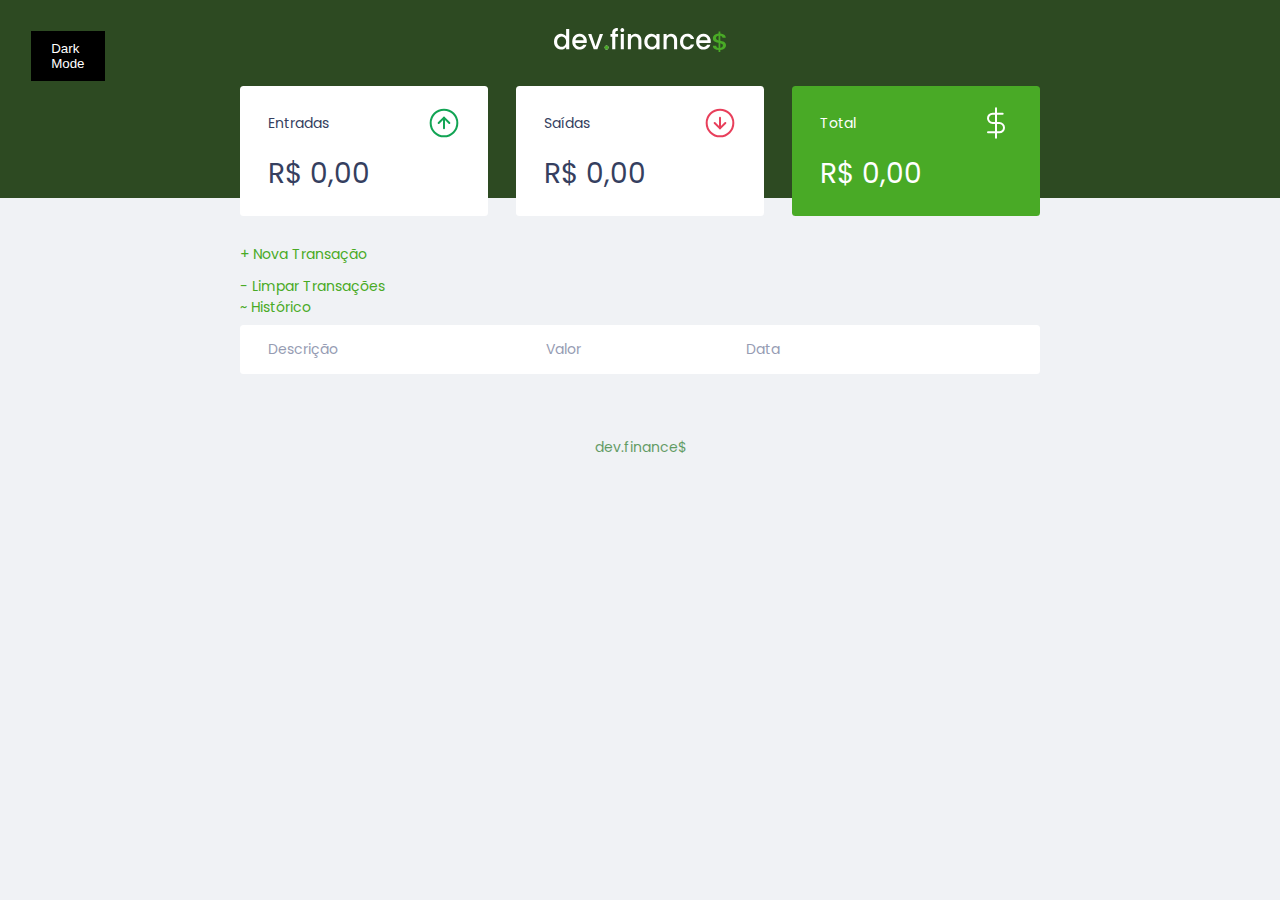
<file: trabalho/index.html>
<!DOCTYPE html>
<html lang="pt-br">
    <head>
        <meta charset="UTF-8" />
        <meta name="viewport" content="width=device-width, initial-scale=1.0" />
        <title>dev.finance$</title>

        <link rel="stylesheet" href="./style.css">
        <link rel="preconnect" href="https://fonts.gstatic.com">
        <link href="https://fonts.googleapis.com/css2?family=Poppins:ital,wght@0,100;0,400;0,700;1,100;1,400;1,700&display=swap" rel="stylesheet">
        
    </head>
    <body>
        <input type="checkbox" id="modo-noturno">
        <header>
            <img src="./assets/logo.svg" alt="Logo Dev Finance">
        </header>

        <main class="container">
            <section id="balance">
                <h2 class="sr-only">Balanço</h2>

                <div class="card">
                    <h3>
                        <span>
                            Entradas
                        </span>
                        <img src="./assets/income.svg" alt="Image de entradas">
                    </h3>
                    <p id="incomeDisplay">R$ 0,00</p>
                </div>

                <div class="card">
                    <h3>
                        <span>
                            Saídas
                        </span>
                        <img src="./assets/expense.svg" alt="Image de saídas">
                    </h3>
                    <p id="expenseDisplay">R$ 0,00</p>
                </div>

                <div class="card total">
                    <h3>
                        <span>
                            Total
                        </span>
                        <img src="./assets/total.svg" alt="Image de total">
                    </h3>
                    <p id="totalDisplay">R$ 0,00</p>
                </div>
                
            </section>

            <section id="transaction">
                <h2 class="sr-only">Transações</h2>

                <a href="#" 
                onclick="Modal.open()"
                class="button new">+ Nova Transação</a>
                <p><a href="#" onclick="Transaction.resetAll()" class="button clear-all"> - Limpar Transações</a></p>
                <p><a href="#" class="button" onclick="showHistory()"> ~ Histórico</a></p>
                
                <table id="data-table">
                    <thead>
                        <tr>
                            <th>Descrição</th>
                            <th>Valor</th>
                            <th>Data</th>
                            <th></th>
                        </tr>
                    </thead>
                    <tbody>
                    </tbody>
                </table>
            </section>            
              
        </main>

        <div class="modal-overlay">
            <div class="modal">
                <div id="form">
                    <h2>Nova Transação</h2>
                    <form action="" onsubmit="Form.submit(event)">
                        <div class="input-group">
                            <label 
                                class="sr-only" 
                                for="description">Descrição</label>
                            <input 
                                type="text" 
                                id="description" 
                                name="description"
                                placeholder="Descrição"
                            />
                        </div>

                        <div class="input-group">
                            <label 
                                class="sr-only" 
                                for="amount">Valor</label>
                            <input 
                                type="number"
                                step="0.01"
                                id="amount" 
                                name="amount"
                                placeholder="0,00"
                            />
                            <small class="help">Use o sinal - (negativo) para despesas e , (vírgula) para casas decimais</small>
                        </div>

                        <div class="input-group">
                            <label 
                                class="sr-only" 
                                for="date">Data</label>
                            <input 
                                type="date" 
                                id="date" 
                                name="date"
                            />
                        </div>

                        <div class="input-group actions">
                            <a 
                            onclick="Modal.close()"
                            href="#" 
                            class="button cancel">Cancelar</a>
                            <button>Salvar</button>
                        </div>
                    </form>
                </div>
            </div>
        </div>

        <footer><p>dev.finance$</p></footer>

        <script src="./scripts.js"></script>
    </body>
</html>
</file>
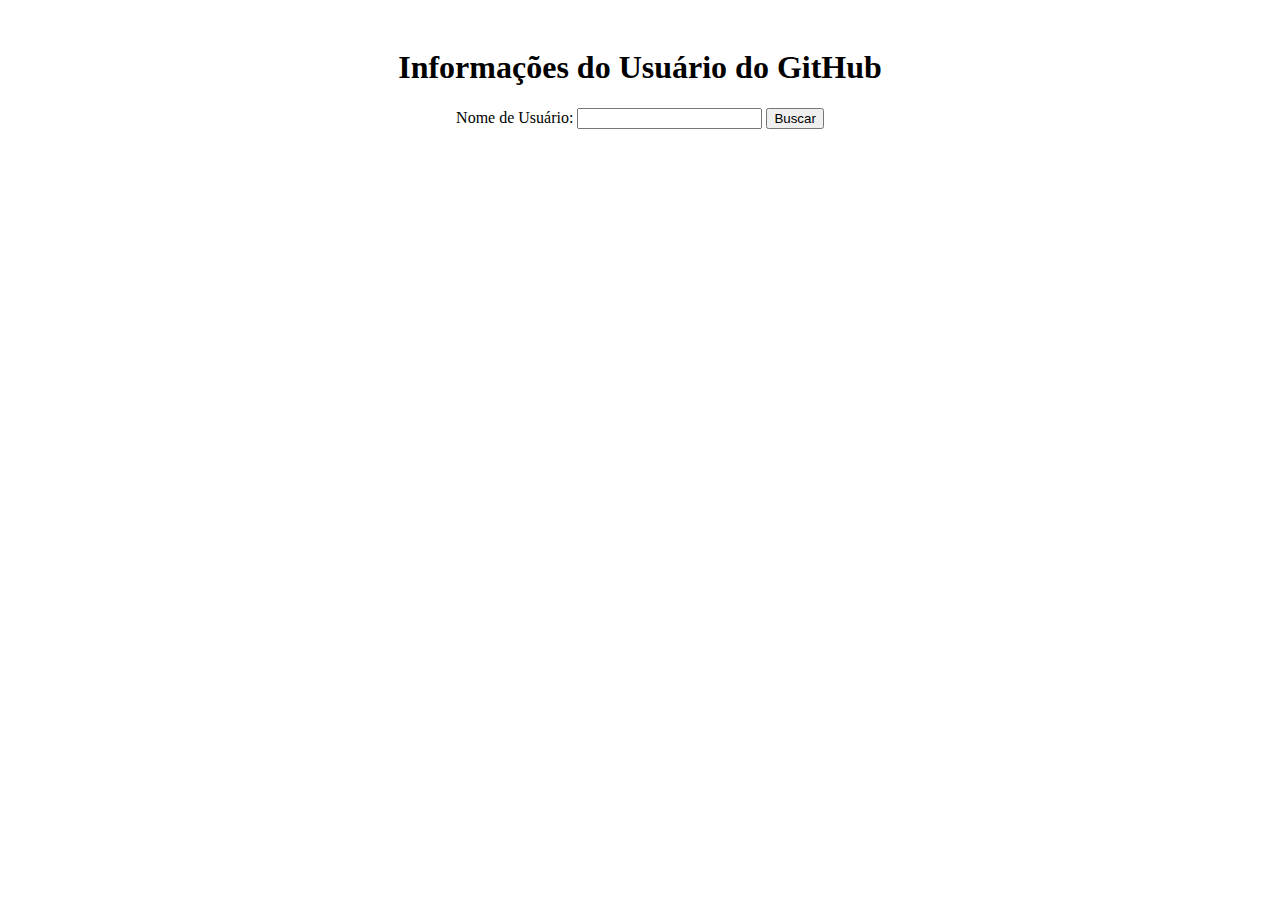
<file: Atividades/A11/index.html>
<!DOCTYPE html>
<html>
<head>
  <title>Exemplo de Utilização de API</title>
  <link rel="stylesheet" type="text/css" href="style.css">
</head>
<body>
  <div class="container">
    <h1>Informações do Usuário do GitHub</h1>
    <form id="githubForm">
      <label for="username">Nome de Usuário:</label>
      <input type="text" id="username" required>
      <button type="submit">Buscar</button>
    </form>
    <div id="userInfo"></div>
  </div>

  <script src="script.js"></script>
</body>
</html>
</file>
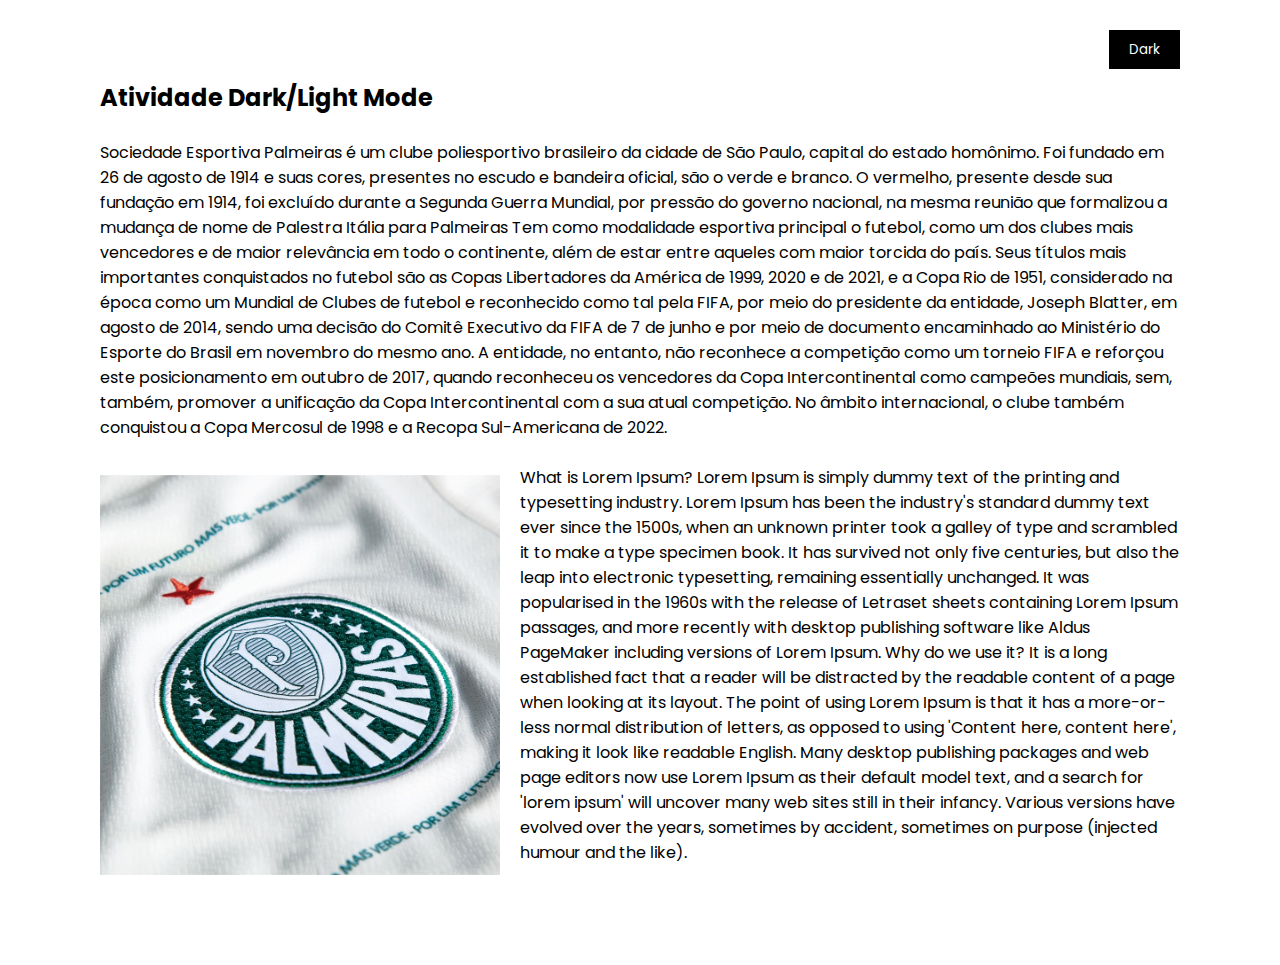
<file: Atividades/A6/index.html>
<!DOCTYPE html>
<html lang="en">
<head>
    <meta charset="UTF-8">
    <meta http-equiv="X-UA-Compatible" content="IE=edge">
    <meta name="viewport" content="width=device-width, initial-scale=1.0">
    <title>Atividade 6 - DW1A3</title>
    <link rel="stylesheet" type="text/css" href="style.css">
</head>
<body>
    <input type="checkbox", name="">
    <section>
        <h2>Atividade Dark/Light Mode</h2>
        <br>
        <p>Sociedade Esportiva Palmeiras é um clube poliesportivo brasileiro da cidade de São Paulo, capital do estado homônimo.
             Foi fundado em 26 de agosto de 1914 e suas cores, presentes no escudo e bandeira oficial, são o verde e branco. O vermelho, presente desde sua fundação em 1914,
             foi excluído durante a Segunda Guerra Mundial, por pressão do governo nacional, na mesma reunião que formalizou
              a mudança de nome de Palestra Itália para Palmeiras
              Tem como modalidade esportiva principal o futebol, como um dos clubes mais vencedores e de maior relevância em todo o continente,
               além de estar entre aqueles com maior torcida do país. Seus títulos mais importantes conquistados no futebol são as Copas Libertadores da América de 1999, 2020 e
                de 2021, e a Copa Rio de 1951, considerado na época como um Mundial de Clubes de futebol e reconhecido como tal pela FIFA, por meio do presidente da entidade, Joseph Blatter,
                em agosto de 2014, sendo uma decisão do Comitê Executivo da FIFA de 7 de junho e por meio de documento encaminhado ao Ministério do Esporte do Brasil em novembro do mesmo
                ano. A entidade, no entanto, não reconhece a competição como um torneio FIFA e reforçou este posicionamento em outubro de 2017,
                quando reconheceu os vencedores da Copa Intercontinental como campeões mundiais, sem, também, promover
               a unificação da Copa Intercontinental com a sua atual competição. No âmbito internacional, o clube também conquistou a Copa Mercosul de 1998 e a Recopa Sul-Americana de 2022.</p>
        <br>
        <img src="escudo_palmeiras.webp">
        <p>What is Lorem Ipsum?
            Lorem Ipsum is simply dummy text of the printing and typesetting industry. Lorem Ipsum has been the industry's standard dummy
             text ever since the 1500s, when an unknown printer took a galley of type and scrambled it to make a type specimen book. It has
              survived not only five centuries, but also the leap into electronic typesetting, remaining essentially unchanged. It was popularised in
             the 1960s with the release of Letraset sheets containing Lorem Ipsum passages, and more recently with desktop publishing software
              like Aldus PageMaker including versions of Lorem Ipsum.
              Why do we use it?
              It is a long established fact that a reader will be distracted by the readable content of
               a page when looking at its layout. The point of using Lorem Ipsum is that it has a more-or-less normal 
               distribution of letters, as opposed to using 'Content here, content here', making it look like readable English. Many desktop
                publishing packages and web page editors now use Lorem Ipsum as their default model text, and a search for 'lorem ipsum' will
               uncover many web sites still in their infancy. Various versions have evolved over the years, sometimes by accident, sometimes on purpose (injected humour and the like).</p>
    </section>
    
</body>
</html>
</file>
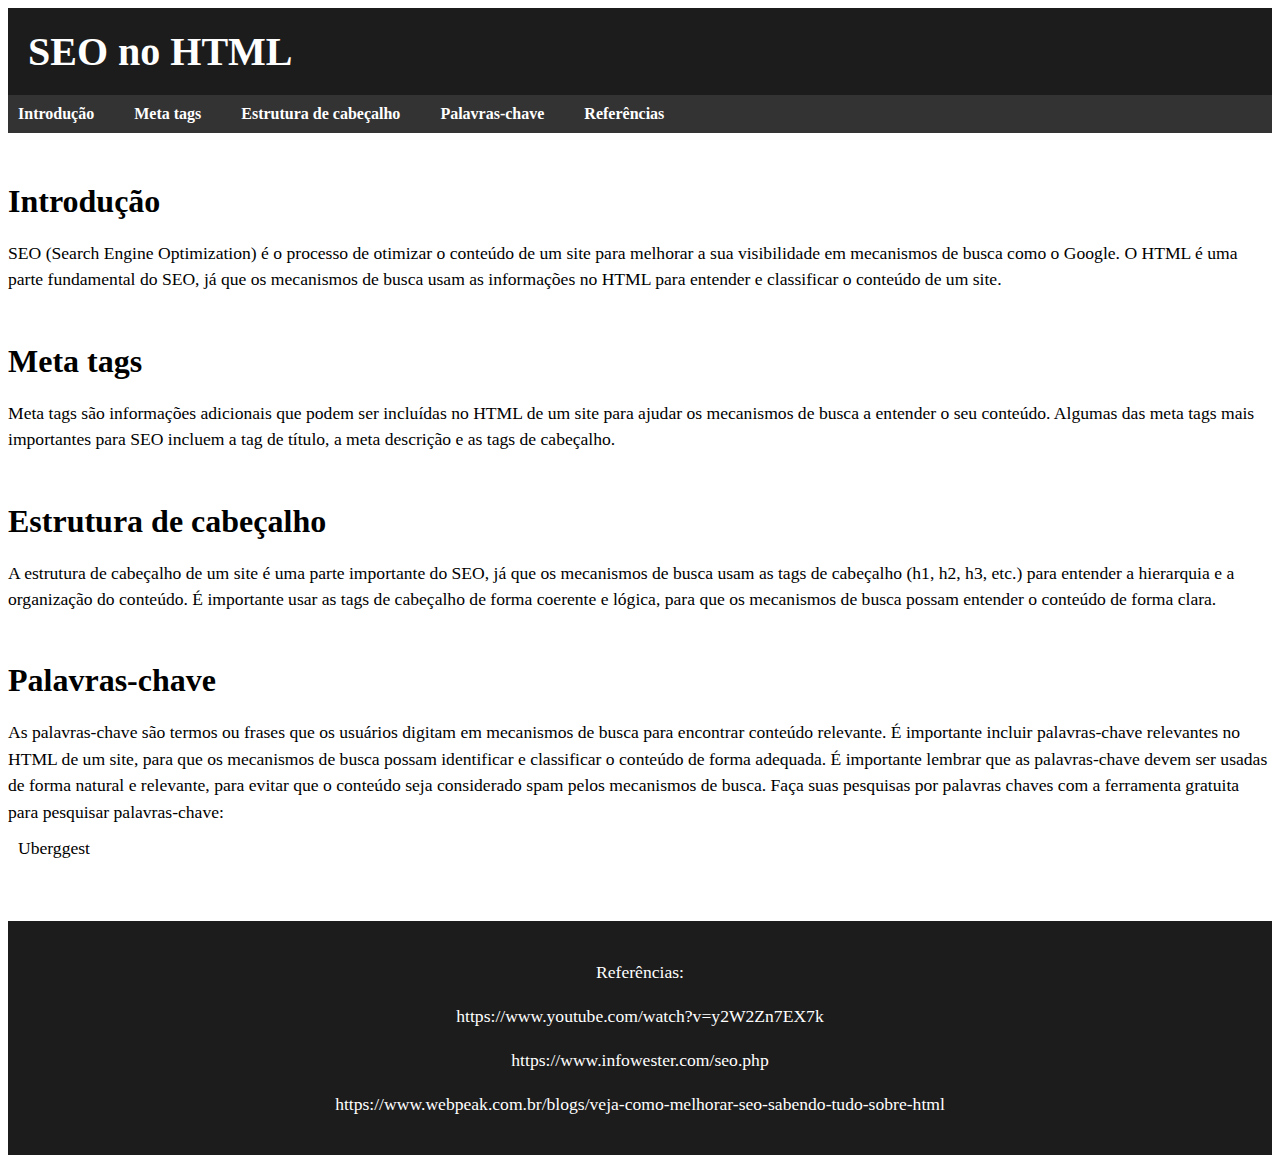
<file: Atividades/A7/index.html>
<!DOCTYPE html>
<html>
  <head>
    <meta charset="UTF-8">
    <title>SEO no HTML</title>
    <link rel="stylesheet" href="style.css">
  </head>
  <body>
    <header>
      <h1>SEO no HTML</h1>
    </header>
    <nav>
      <ul>
        <li><a href="#introducao">Introdução</a></li>
        <li><a href="#meta-tags">Meta tags</a></li>
        <li><a href="#estrutura">Estrutura de cabeçalho</a></li>
        <li><a href="#palavras-chave">Palavras-chave</a></li>
        <li><a href="#referencia">Referências</a></li>
      </ul>
    </nav>
    <main>
      <section id="introducao">
        <h2>Introdução</h2>
        <p>SEO (Search Engine Optimization) é o processo de otimizar o conteúdo de um site para melhorar a sua visibilidade em mecanismos de busca como o Google. O HTML é uma parte fundamental do SEO, já que os mecanismos de busca usam as informações no HTML para entender e classificar o conteúdo de um site.</p>
      </section>
      <section id="meta-tags">
        <h2>Meta tags</h2>
        <p>Meta tags são informações adicionais que podem ser incluídas no HTML de um site para ajudar os mecanismos de busca a entender o seu conteúdo. Algumas das meta tags mais importantes para SEO incluem a tag de título, a meta descrição e as tags de cabeçalho.</p>
      </section>
      <section id="estrutura">
        <h2>Estrutura de cabeçalho</h2>
        <p>A estrutura de cabeçalho de um site é uma parte importante do SEO, já que os mecanismos de busca usam as tags de cabeçalho (h1, h2, h3, etc.) para entender a hierarquia e a organização do conteúdo. É importante usar as tags de cabeçalho de forma coerente e lógica, para que os mecanismos de busca possam entender o conteúdo de forma clara.</p>
      </section>
      <section id="palavras-chave">
        <h2>Palavras-chave</h2>
        <p>As palavras-chave são termos ou frases que os usuários digitam em mecanismos de busca para encontrar conteúdo relevante. É importante incluir palavras-chave relevantes no HTML de um site, para que os mecanismos de busca possam identificar e classificar o conteúdo de forma adequada. É importante lembrar que as palavras-chave devem ser usadas de forma natural e relevante, para evitar que o conteúdo seja considerado spam pelos mecanismos de busca.
            Faça suas pesquisas por palavras chaves com a ferramenta gratuita para pesquisar palavras-chave: <a href="https://neilpatel.com/br/ubersuggest/" class = "link">Uberggest</a>
        </p>
      </section>
    </main>
    <footer id = "referencia">
      <p>Referências: </p>
      <p>https://www.youtube.com/watch?v=y2W2Zn7EX7k</p>
      <p>https://www.infowester.com/seo.php</p>
      <p>https://www.webpeak.com.br/blogs/veja-como-melhorar-seo-sabendo-tudo-sobre-html</p>
    </footer>
  </body>
</html>
</file>
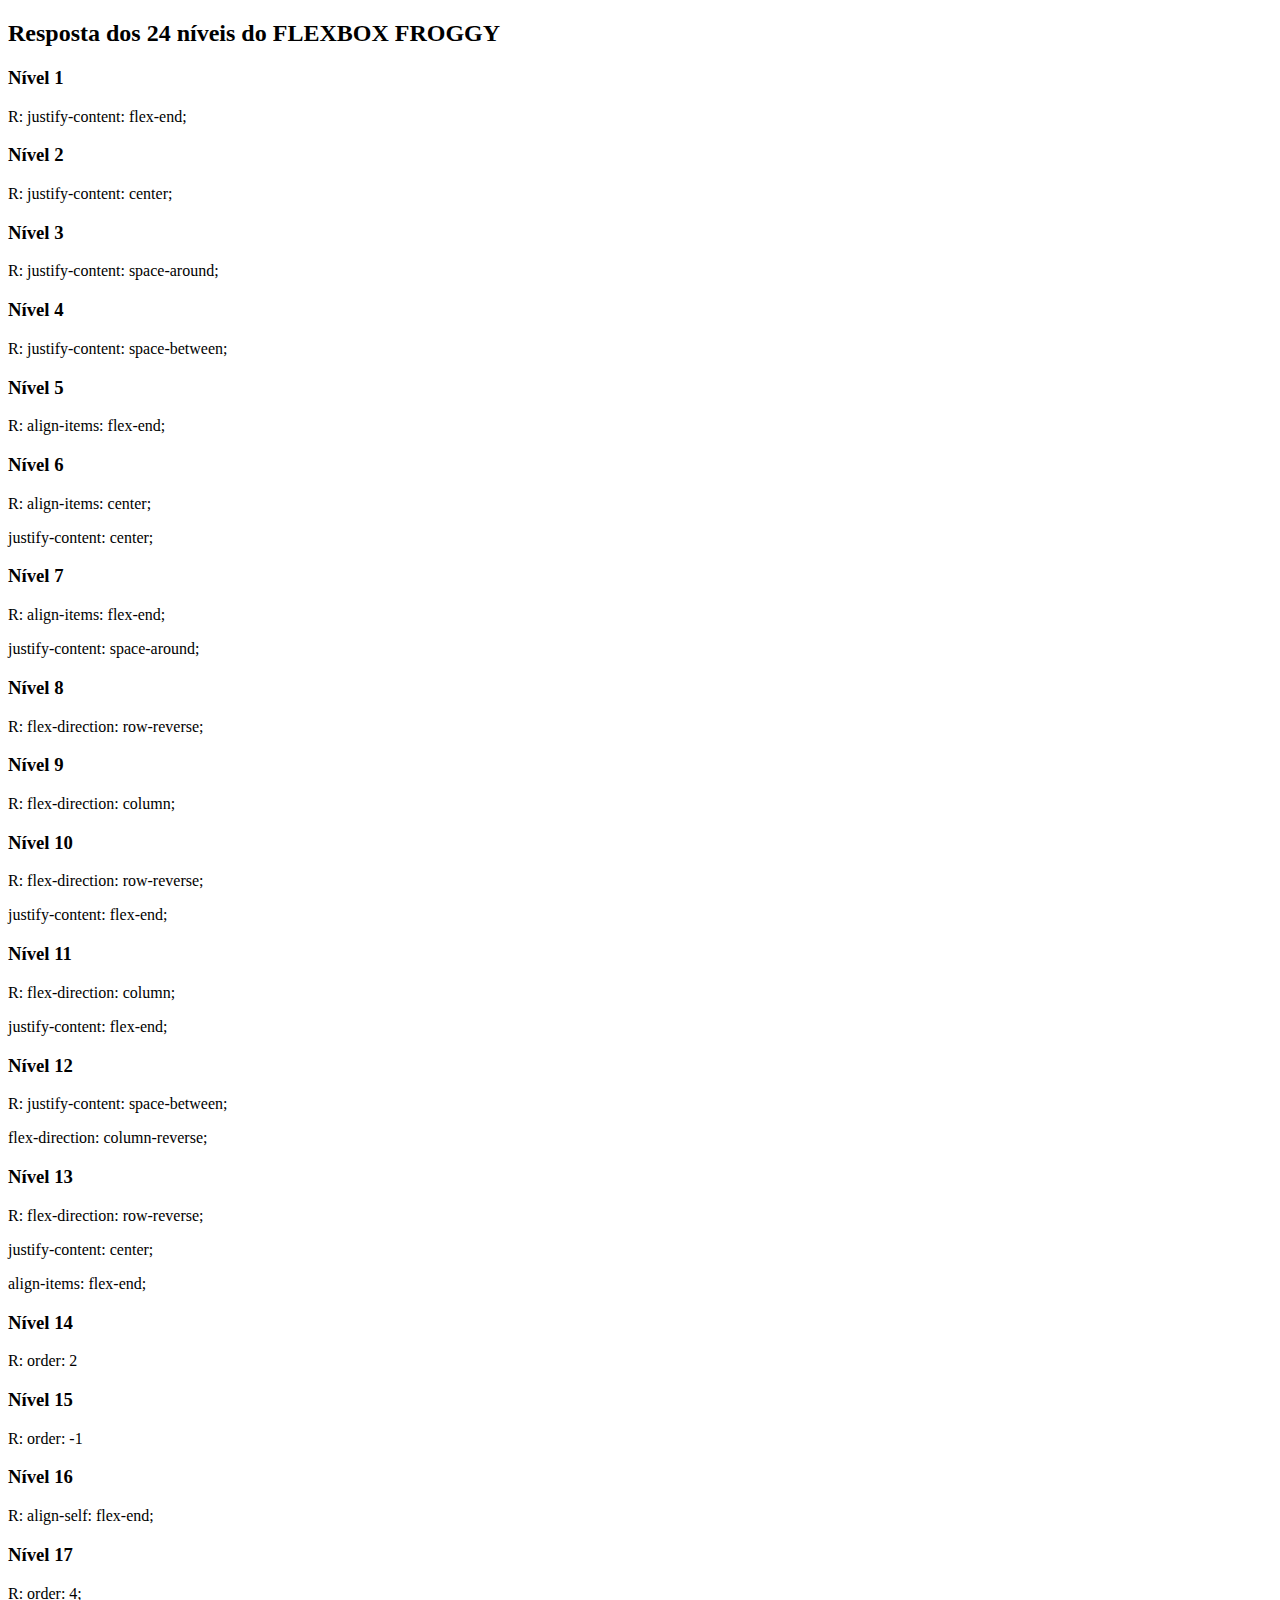
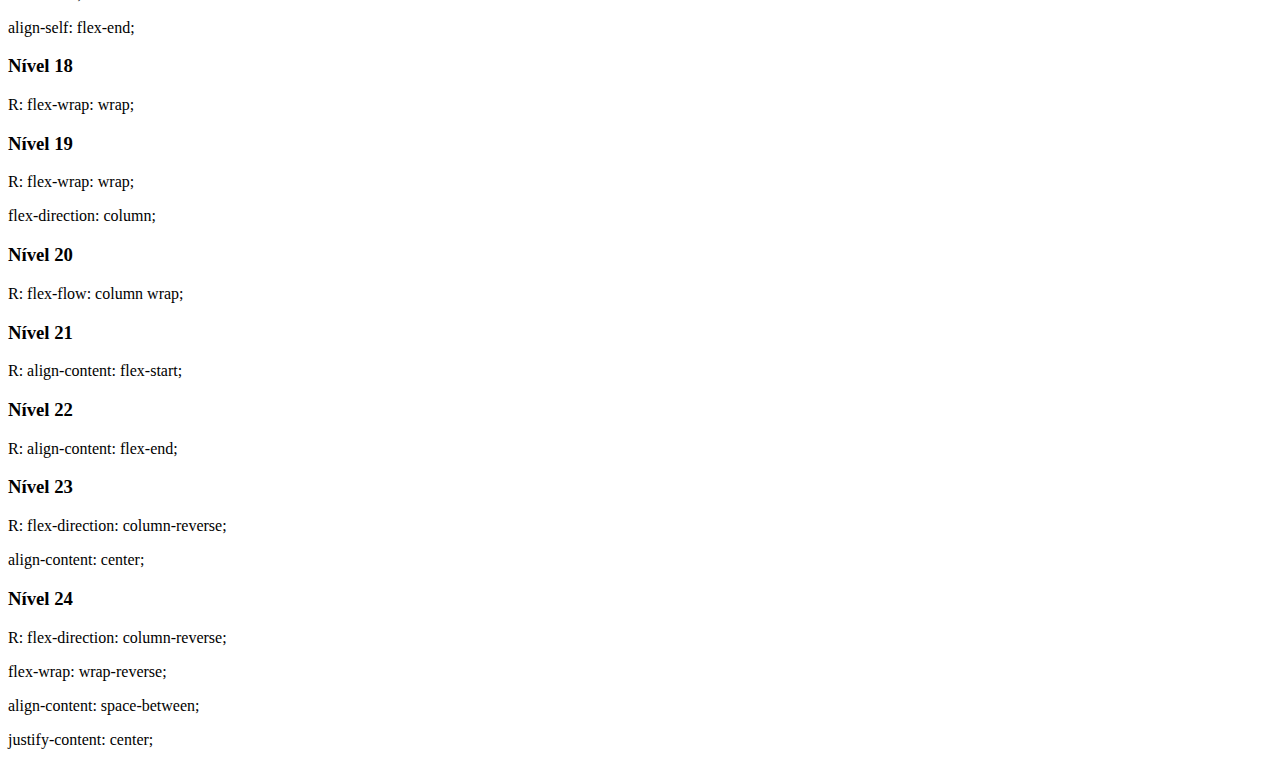
<file: Atividades/A8/Flex/index.html>
<!DOCTYPE html>
	<html lang="en">
	<head>
	    <meta charset="UTF-8">
	    <meta http-equiv="X-UA-Compatible" content="IE=edge">
	    <meta name="viewport" content="width=device-width, initial-scale=1.0">
	    <title>Resoluções FLEXBOX FROGGY </title>
	</head>
	<body>
	

	    <h2>Resposta dos 24 níveis do FLEXBOX FROGGY</h2>
	

	    <h3>Nível 1</h3>
	    <p>R: justify-content: flex-end;</p>
	

	    <h3>Nível 2</h3>
	    <p>R: justify-content: center;</p>
	

	    <h3> Nível 3</h3>
	    <p>R: justify-content: space-around; </p>
	

	    <h3> Nível 4</h3>
	    <p>R: justify-content: space-between; </p>
	

	    <h3> Nível 5</h3>
	    <p>R: align-items: flex-end; </p>
	

	    <h3> Nível 6</h3>
	    <p>R: align-items: center;</p>
    <p>justify-content: center; </p>
	

	    <h3> Nível 7</h3>
	    <p>R: align-items: flex-end;</p>
    <p> justify-content: space-around;</p>
	

	    <h3> Nível 8</h3>
	    <p>R: flex-direction: row-reverse;</p>
	    
	    <h3> Nível 9</h3>
	    <p>R: flex-direction: column;</p>
	    
	    <h3> Nível 10</h3>
	    <p>R: flex-direction: row-reverse;</p>
    <p>justify-content: flex-end;</p>
	

	    <h3> Nível 11</h3>
	    <p>R: flex-direction: column;</p>
    <p>justify-content: flex-end;</p>
	

	    <h3> Nível 12</h3>
	    <p>R: justify-content: space-between;</p>
    <p>flex-direction: column-reverse;</p>
	

	    <h3> Nível 13</h3>
	    <p>R: flex-direction: row-reverse; </p>
    <p>justify-content: center; </p>
    <p>align-items: flex-end;</p>
	

	    <h3> Nível 14</h3>
	    <p>R: order: 2</p>
	

	    <h3> Nível 15</h3>
	    <p>R: order: -1</p>
	

	    <h3> Nível 16</h3>
	    <p>R: align-self: flex-end;</p>
	

	    <h3> Nível 17</h3>
	    <p>R: order: 4;</p>
    <p>align-self: flex-end;</p>
	

	    <h3> Nível 18</h3>
	    <p>R: flex-wrap: wrap;</p>
	

	    <h3> Nível 19</h3>
	    <p>R: flex-wrap: wrap;</p>
    <p>flex-direction: column;</p>
	

	    <h3> Nível 20</h3>
	    <p>R: flex-flow: column wrap;</p>
	

	    <h3> Nível 21</h3>
	    <p>R: align-content: flex-start;</p>
	

	    <h3> Nível 22</h3>
	    <p>R: align-content: flex-end;</p>
	

	    <h3> Nível 23</h3>
	    <p>R: flex-direction: column-reverse;</p>
        <p>align-content: center;</p>
	

	    <h3> Nível 24</h3>
	    <p>R: flex-direction: column-reverse; </p>
        <p> flex-wrap: wrap-reverse; </p>
        <p> align-content: space-between; </p>
        <p> justify-content: center;</p>
	 

	
	</body>
	</html>
</file>
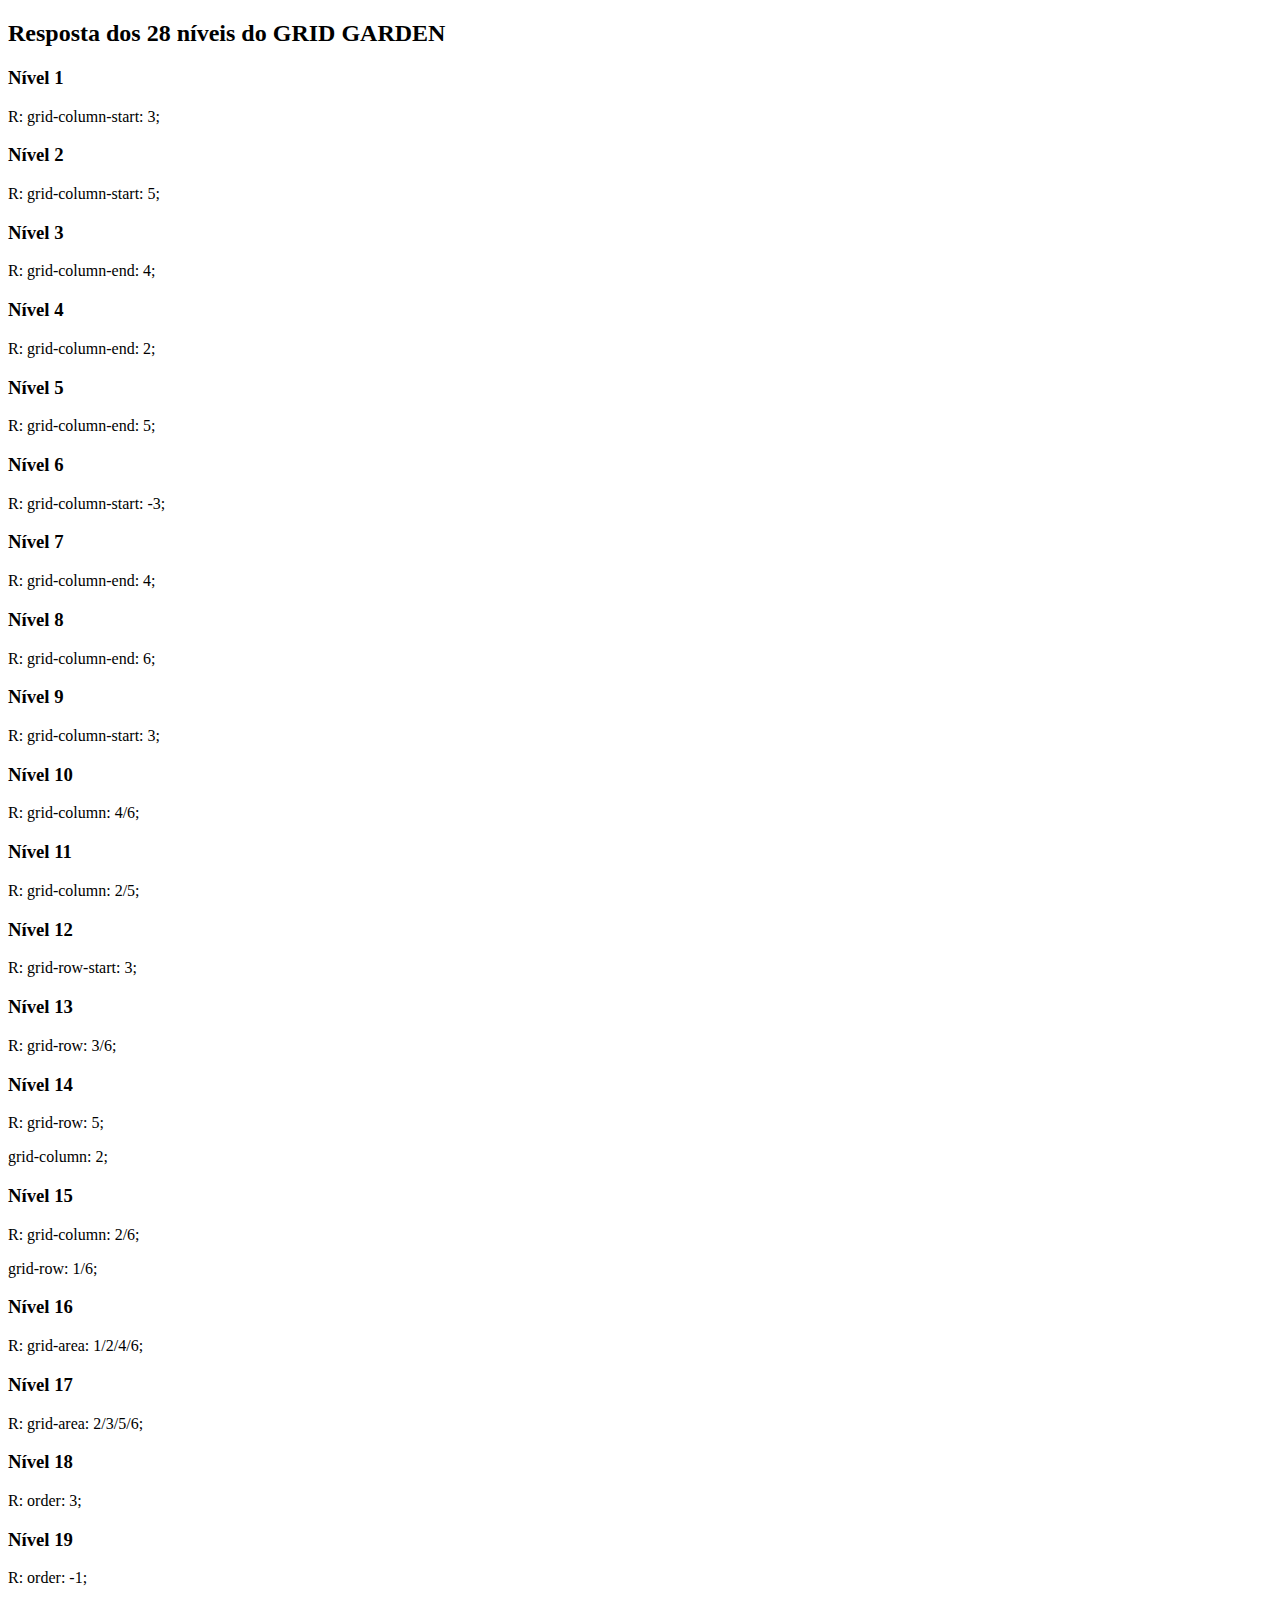
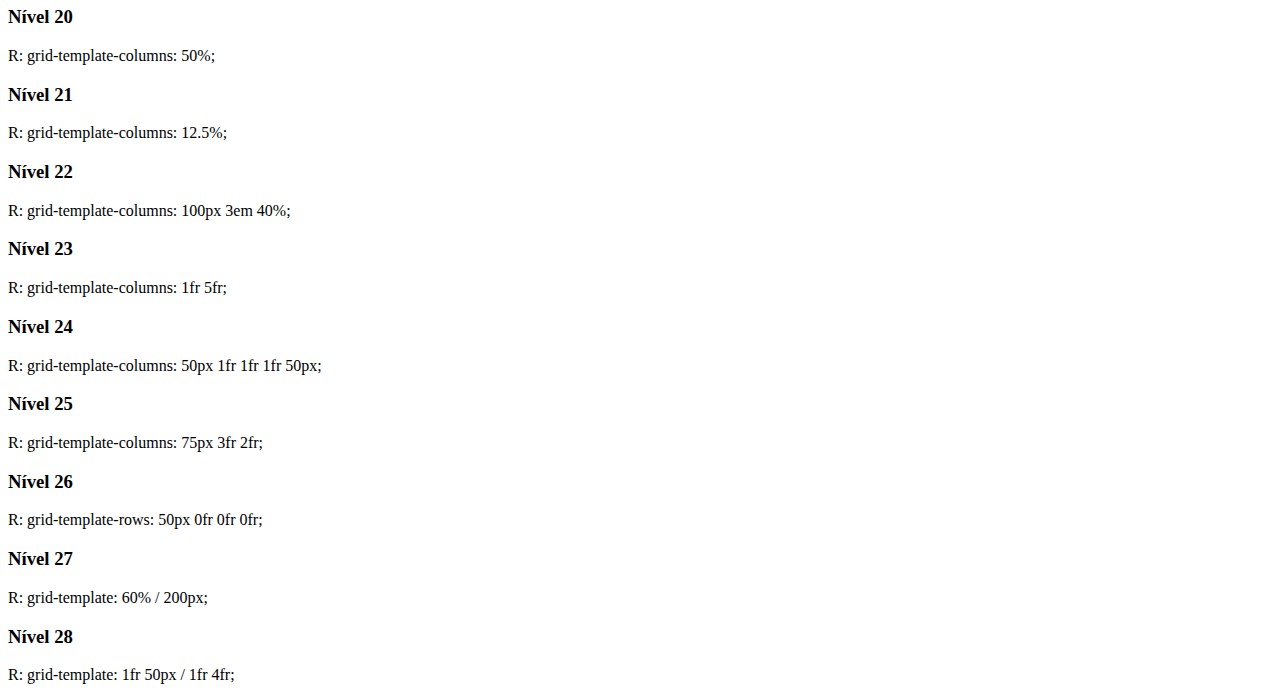
<file: Atividades/A8/Grid/index.html>
<!DOCTYPE html>
	<html lang="en">
	<head>
	    <meta charset="UTF-8">
	    <meta http-equiv="X-UA-Compatible" content="IE=edge">
	    <meta name="viewport" content="width=device-width, initial-scale=1.0">
	    <title>Resoluções GRID GARDEN </title>
	</head>
	<body>
	

	    <h2>Resposta dos 28 níveis do GRID GARDEN</h2>
	

	    <h3>Nível 1</h3>
	    <p>R: grid-column-start: 3;</p>
	

	    <h3>Nível 2</h3>
	    <p>R: grid-column-start: 5;</p>
	

	    <h3> Nível 3</h3>
	    <p>R: grid-column-end: 4;</p>
	

	    <h3> Nível 4</h3>
	    <p>R:  grid-column-end: 2;</p>
	

	    <h3> Nível 5</h3>
	    <p>R: grid-column-end: 5;</p>
	

	    <h3> Nível 6</h3>
	    <p>R: grid-column-start: -3;</p>
	

	    <h3> Nível 7</h3>
	    <p>R: grid-column-end: 4; </p>
	

	    <h3> Nível 8</h3>
	    <p>R: grid-column-end: 6;</p>
	    
	    <h3> Nível 9</h3>
	    <p>R: grid-column-start: 3;</p>
	    
	    <h3> Nível 10</h3>
	    <p>R: grid-column: 4/6;</p>

	    <h3> Nível 11</h3>
	    <p>R: grid-column: 2/5;</p>
	
	    <h3> Nível 12</h3>
	    <p>R: grid-row-start: 3;</p>

	    <h3> Nível 13</h3>
	    <p>R: grid-row: 3/6;</p>
	
	    <h3> Nível 14</h3>
	    <p>R: grid-row: 5;</p>
        <p>grid-column: 2;</p>
	
	    <h3> Nível 15</h3>
	    <p>R: grid-column: 2/6;</p>
        <p>grid-row: 1/6;</p>
	

	    <h3> Nível 16</h3>
	    <p>R: grid-area: 1/2/4/6;</p>
	

	    <h3> Nível 17</h3>
	    <p>R: grid-area: 2/3/5/6;</p>

	    <h3> Nível 18</h3>
	    <p>R: order: 3;</p>
	

	    <h3> Nível 19</h3>
        <p>R: order: -1;</p>
	

	    <h3> Nível 20</h3>
	    <p>R: grid-template-columns: 50%;</p>
	

	    <h3> Nível 21</h3>
	    <p>R: grid-template-columns: 12.5%;</p>
	

	    <h3> Nível 22</h3>
	    <p>R: grid-template-columns: 100px 3em 40%;</p>
	

	    <h3> Nível 23</h3>
	    <p>R: grid-template-columns: 1fr 5fr;</p>

	    <h3> Nível 24</h3>
	    <p>R: grid-template-columns: 50px 1fr 1fr 1fr 50px;</p>
        
        <h3> Nível 25</h3>
        <p> R: grid-template-columns: 75px 3fr 2fr;</p>
        
        <h3> Nível 26</h3>
        <p> R: grid-template-rows: 50px 0fr 0fr 0fr;</p>
        
        <h3> Nível 27</h3>
        <p> R: grid-template: 60% / 200px;</p>
        
        <h3> Nível 28</h3>
        <p> R: grid-template: 1fr 50px / 1fr 4fr;</p>

	
	</body>
	</html>
</file>
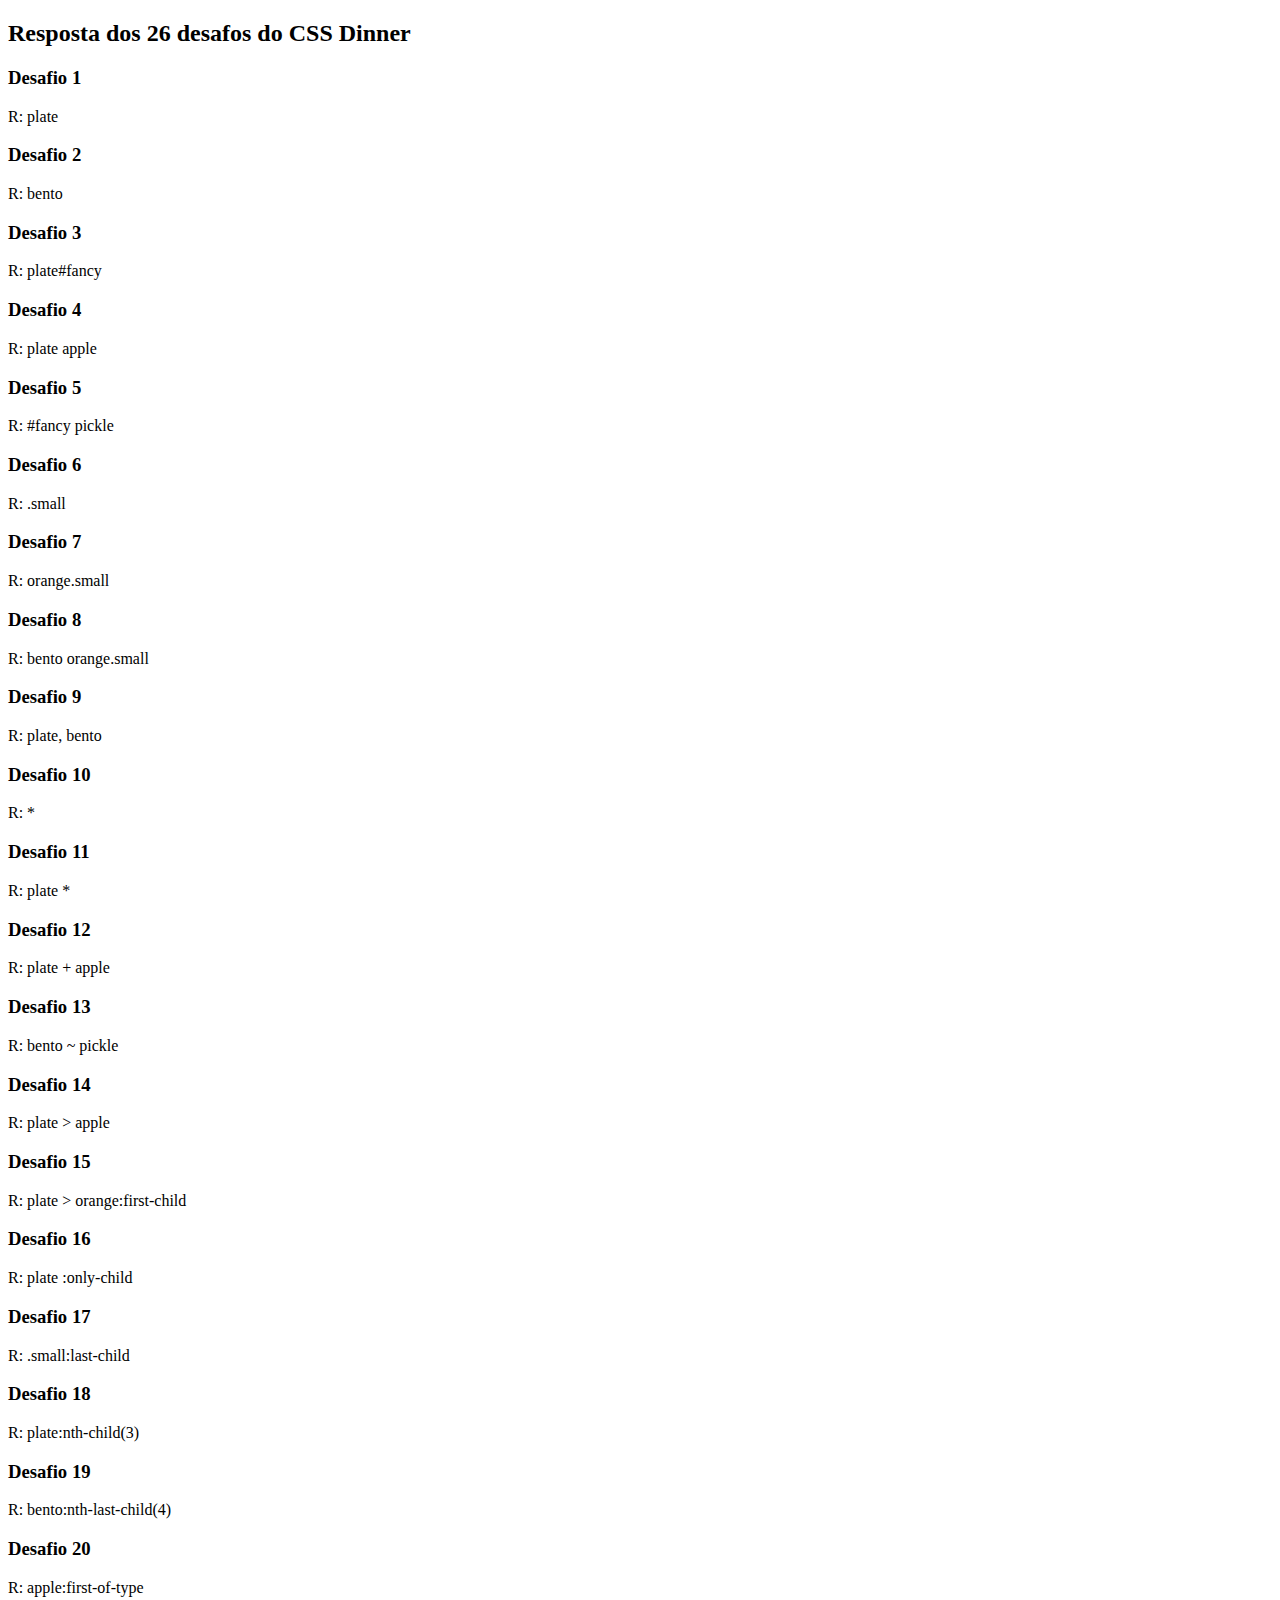
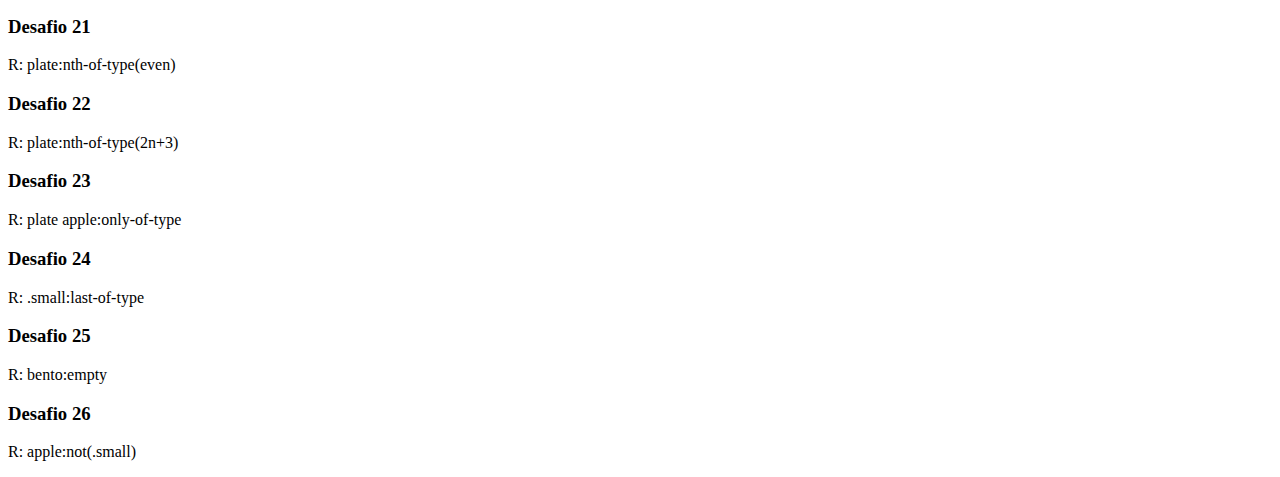
<file: Atividades/A5/resulocoes.html>
<!DOCTYPE html>
<html lang="en">
<head>
    <meta charset="UTF-8">
    <meta http-equiv="X-UA-Compatible" content="IE=edge">
    <meta name="viewport" content="width=device-width, initial-scale=1.0">
    <title>Resoluções CSS Dinner</title>
</head>
<body>

    <h2>Resposta dos 26 desafos do CSS Dinner</h2>

    <h3>Desafio 1</h3>
    <p>R: plate</p>

    <h3>Desafio 2</h3>
    <p>R: bento</p>

    <h3>Desafio 3</h3>
    <p>R: plate#fancy</p>

    <h3>Desafio 4</h3>
    <p>R: plate apple</p>

    <h3>Desafio 5</h3>
    <p>R: #fancy pickle</p>

    <h3>Desafio 6</h3>
    <p>R: .small</p>

    <h3>Desafio 7</h3>
    <p>R: orange.small</p>

    <h3>Desafio 8</h3>
    <p>R: bento orange.small</p>
    
    <h3>Desafio 9</h3>
    <p>R: plate, bento</p>
    
    <h3>Desafio 10</h3>
    <p>R: * </p>

    <h3>Desafio 11</h3>
    <p>R: plate *</p>

    <h3>Desafio 12</h3>
    <p>R: plate + apple</p>

    <h3>Desafio 13</h3>
    <p>R: bento ~ pickle </p>

    <h3>Desafio 14</h3>
    <p>R: plate > apple</p>

    <h3>Desafio 15</h3>
    <p>R: plate > orange:first-child</p>

    <h3>Desafio 16</h3>
    <p>R: plate :only-child</p>

    <h3>Desafio 17</h3>
    <p>R: .small:last-child</p>

    <h3>Desafio 18</h3>
    <p>R: plate:nth-child(3)</p>

    <h3>Desafio 19</h3>
    <p>R: bento:nth-last-child(4)</p>

    <h3>Desafio 20</h3>
    <p>R: apple:first-of-type</p>

    <h3>Desafio 21</h3>
    <p>R: plate:nth-of-type(even)</p>

    <h3>Desafio 22</h3>
    <p>R: plate:nth-of-type(2n+3)</p>

    <h3>Desafio 23</h3>
    <p>R: plate apple:only-of-type</p>

    <h3>Desafio 24</h3>
    <p>R: .small:last-of-type</p>

    <h3>Desafio 25</h3>
    <p>R: bento:empty</p>

    <h3>Desafio 26</h3>
    <p>R: apple:not(.small)</p>
</body>
</html>
</file>
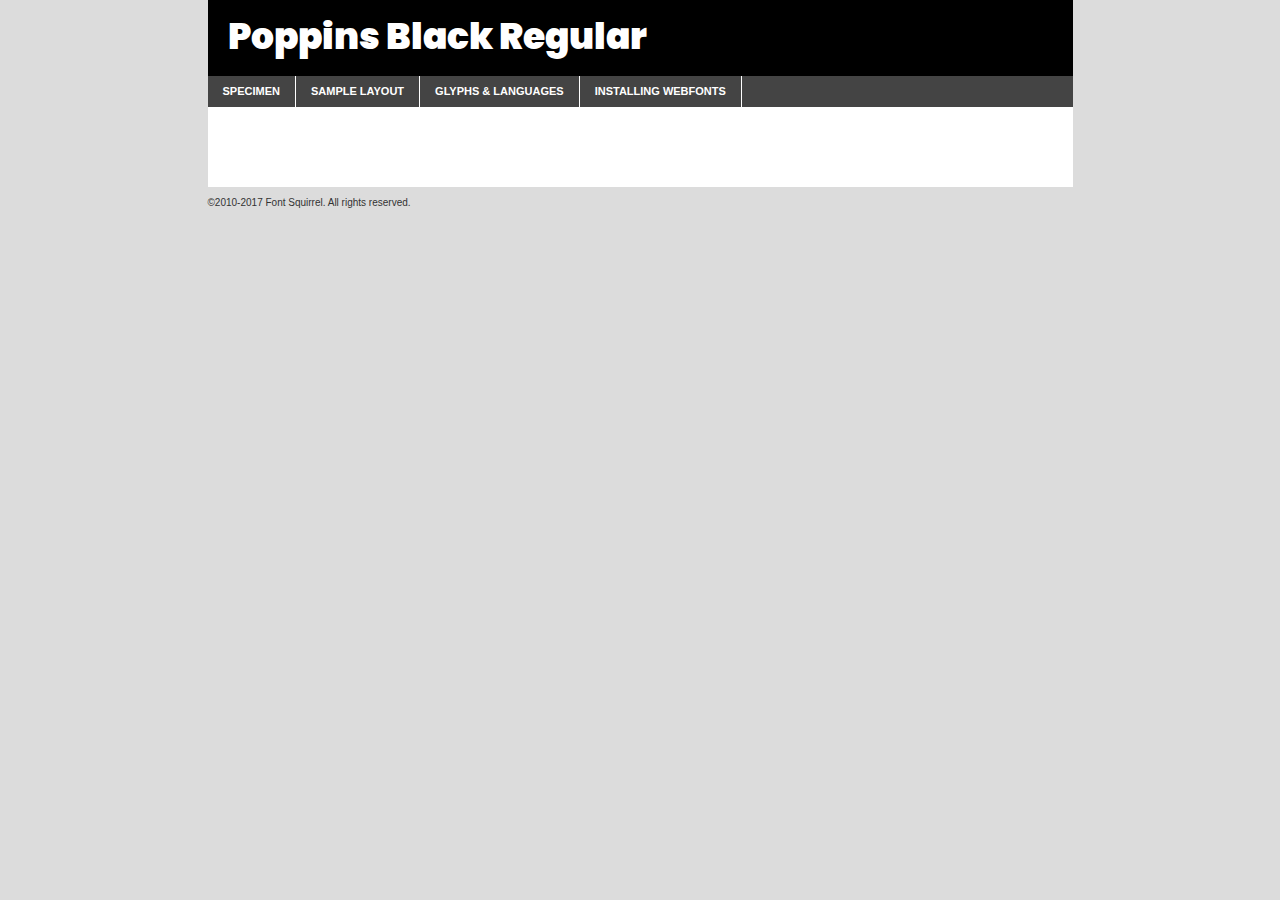
<file: Atividades/A4/components/fonts/poppins-black-demo.html>
<!DOCTYPE html PUBLIC "-//W3C//DTD XHTML 1.0 Transitional//EN"
	"http://www.w3.org/TR/xhtml1/DTD/xhtml1-transitional.dtd">

<html xmlns="http://www.w3.org/1999/xhtml" xml:lang="en" lang="en">
<head>
	<meta http-equiv="Content-Type" content="text/html; charset=utf-8" />
	<script src="http://ajax.googleapis.com/ajax/libs/jquery/1.7.2/jquery.min.js" type="text/javascript" charset="utf-8"></script>
	<script type="text/javascript">
	(function($){$.fn.easyTabs=function(option){var param=jQuery.extend({fadeSpeed:"fast",defaultContent:1,activeClass:'active'},option);$(this).each(function(){var thisId="#"+this.id;if(param.defaultContent==''){param.defaultContent=1;}
	if(typeof param.defaultContent=="number")
	{var defaultTab=$(thisId+" .tabs li:eq("+(param.defaultContent-1)+") a").attr('href').substr(1);}else{var defaultTab=param.defaultContent;}
	$(thisId+" .tabs li a").each(function(){var tabToHide=$(this).attr('href').substr(1);$("#"+tabToHide).addClass('easytabs-tab-content');});hideAll();changeContent(defaultTab);function hideAll(){$(thisId+" .easytabs-tab-content").hide();}
	function changeContent(tabId){hideAll();$(thisId+" .tabs li").removeClass(param.activeClass);$(thisId+" .tabs li a[href=#"+tabId+"]").closest('li').addClass(param.activeClass);if(param.fadeSpeed!="none")
	{$(thisId+" #"+tabId).fadeIn(param.fadeSpeed);}else{$(thisId+" #"+tabId).show();}}
	$(thisId+" .tabs li").click(function(){var tabId=$(this).find('a').attr('href').substr(1);changeContent(tabId);return false;});});}})(jQuery);
	</script>
	<link rel="stylesheet" href="specimen_files/specimen_stylesheet.css" type="text/css" charset="utf-8" />
	<link rel="stylesheet" href="stylesheet.css" type="text/css" charset="utf-8" />

	<style type="text/css">
					body{
				font-family: 'poppinsblack';
							}
		</style>

	<title>Poppins Black Regular Specimen</title>
	
	
	<script type="text/javascript" charset="utf-8">
		$(document).ready(function() {
			$('#container').easyTabs({defaultContent:1});
		});
	</script>
</head>

<body>
<div id="container">
	<div id="header">
		Poppins Black Regular	</div>
	<ul class="tabs">
		<li><a href="#specimen">Specimen</a></li>
		<li><a href="#layout">Sample Layout</a></li>
				<li><a href="#glyphs">Glyphs &amp; Languages</a></li>
		<li><a href="#installing">Installing Webfonts</a></li>
		
	</ul>
	
	<div id="main_content">

		
			<div id="specimen">
		
				<div class="section">
					<div class="grid12 firstcol">
						<div class="huge">AaBb</div>
					</div>
				</div>
		
				<div class="section">
					<div class="glyph_range">A&#x200B;B&#x200b;C&#x200b;D&#x200b;E&#x200b;F&#x200b;G&#x200b;H&#x200b;I&#x200b;J&#x200b;K&#x200b;L&#x200b;M&#x200b;N&#x200b;O&#x200b;P&#x200b;Q&#x200b;R&#x200b;S&#x200b;T&#x200b;U&#x200b;V&#x200b;W&#x200b;X&#x200b;Y&#x200b;Z&#x200b;a&#x200b;b&#x200b;c&#x200b;d&#x200b;e&#x200b;f&#x200b;g&#x200b;h&#x200b;i&#x200b;j&#x200b;k&#x200b;l&#x200b;m&#x200b;n&#x200b;o&#x200b;p&#x200b;q&#x200b;r&#x200b;s&#x200b;t&#x200b;u&#x200b;v&#x200b;w&#x200b;x&#x200b;y&#x200b;z&#x200b;1&#x200b;2&#x200b;3&#x200b;4&#x200b;5&#x200b;6&#x200b;7&#x200b;8&#x200b;9&#x200b;0&#x200b;&amp;&#x200b;.&#x200b;,&#x200b;?&#x200b;!&#x200b;&#64;&#x200b;(&#x200b;)&#x200b;#&#x200b;$&#x200b;%&#x200b;*&#x200b;+&#x200b;-&#x200b;=&#x200b;:&#x200b;;</div>
				</div>
				<div class="section">
					<div class="grid12 firstcol">
						<table class="sample_table">
							<tr><td>10</td><td class="size10">abcdefghijklmnopqrstuvwxyzABCDEFGHIJKLMNOPQRSTUVWXYZ0123456789abcdefghijklmnopqrstuvwxyzABCDEFGHIJKLMNOPQRSTUVWXYZ0123456789abcdefghijklmnopqrstuvwxyzABCDEFGHIJKLMNOPQRSTUVWXYZ</td></tr>
							<tr><td>11</td><td class="size11">abcdefghijklmnopqrstuvwxyzABCDEFGHIJKLMNOPQRSTUVWXYZ0123456789abcdefghijklmnopqrstuvwxyzABCDEFGHIJKLMNOPQRSTUVWXYZ0123456789abcdefghijklmnopqrstuvwxyzABCDEFGHIJKLMNOPQRSTUVWXYZ</td></tr>
							<tr><td>12</td><td class="size12">abcdefghijklmnopqrstuvwxyzABCDEFGHIJKLMNOPQRSTUVWXYZ0123456789abcdefghijklmnopqrstuvwxyzABCDEFGHIJKLMNOPQRSTUVWXYZ0123456789abcdefghijklmnopqrstuvwxyzABCDEFGHIJKLMNOPQRSTUVWXYZ</td></tr>
							<tr><td>13</td><td class="size13">abcdefghijklmnopqrstuvwxyzABCDEFGHIJKLMNOPQRSTUVWXYZ0123456789abcdefghijklmnopqrstuvwxyzABCDEFGHIJKLMNOPQRSTUVWXYZ0123456789abcdefghijklmnopqrstuvwxyzABCDEFGHIJKLMNOPQRSTUVWXYZ</td></tr>
							<tr><td>14</td><td class="size14">abcdefghijklmnopqrstuvwxyzABCDEFGHIJKLMNOPQRSTUVWXYZ0123456789abcdefghijklmnopqrstuvwxyzABCDEFGHIJKLMNOPQRSTUVWXYZ0123456789abcdefghijklmnopqrstuvwxyzABCDEFGHIJKLMNOPQRSTUVWXYZ</td></tr>
							<tr><td>16</td><td class="size16">abcdefghijklmnopqrstuvwxyzABCDEFGHIJKLMNOPQRSTUVWXYZ0123456789abcdefghijklmnopqrstuvwxyzABCDEFGHIJKLMNOPQRSTUVWXYZ</td></tr>
							<tr><td>18</td><td class="size18">abcdefghijklmnopqrstuvwxyzABCDEFGHIJKLMNOPQRSTUVWXYZ0123456789abcdefghijklmnopqrstuvwxyzABCDEFGHIJKLMNOPQRSTUVWXYZ</td></tr>
							<tr><td>20</td><td class="size20">abcdefghijklmnopqrstuvwxyzABCDEFGHIJKLMNOPQRSTUVWXYZ0123456789abcdefghijklmnopqrstuvwxyzABCDEFGHIJKLMNOPQRSTUVWXYZ</td></tr>
							<tr><td>24</td><td class="size24">abcdefghijklmnopqrstuvwxyzABCDEFGHIJKLMNOPQRSTUVWXYZ0123456789abcdefghijklmnopqrstuvwxyzABCDEFGHIJKLMNOPQRSTUVWXYZ</td></tr>
							<tr><td>30</td><td class="size30">abcdefghijklmnopqrstuvwxyzABCDEFGHIJKLMNOPQRSTUVWXYZ0123456789abcdefghijklmnopqrstuvwxyzABCDEFGHIJKLMNOPQRSTUVWXYZ</td></tr>
							<tr><td>36</td><td class="size36">abcdefghijklmnopqrstuvwxyzABCDEFGHIJKLMNOPQRSTUVWXYZ0123456789abcdefghijklmnopqrstuvwxyzABCDEFGHIJKLMNOPQRSTUVWXYZ</td></tr>
							<tr><td>48</td><td class="size48">abcdefghijklmnopqrstuvwxyzABCDEFGHIJKLMNOPQRSTUVWXYZ0123456789abcdefghijklmnopqrstuvwxyzABCDEFGHIJKLMNOPQRSTUVWXYZ</td></tr>
							<tr><td>60</td><td class="size60">abcdefghijklmnopqrstuvwxyzABCDEFGHIJKLMNOPQRSTUVWXYZ0123456789abcdefghijklmnopqrstuvwxyzABCDEFGHIJKLMNOPQRSTUVWXYZ</td></tr>
							<tr><td>72</td><td class="size72">abcdefghijklmnopqrstuvwxyzABCDEFGHIJKLMNOPQRSTUVWXYZ0123456789abcdefghijklmnopqrstuvwxyzABCDEFGHIJKLMNOPQRSTUVWXYZ</td></tr>
							<tr><td>90</td><td class="size90">abcdefghijklmnopqrstuvwxyzABCDEFGHIJKLMNOPQRSTUVWXYZ0123456789abcdefghijklmnopqrstuvwxyzABCDEFGHIJKLMNOPQRSTUVWXYZ</td></tr>
						</table>
				
					</div>
			
				</div>
		
		
		
								<div class="section" id="bodycomparison">


										<div id="xheight">
				<div class="fontbody">&#x25FC;&#x25FC;&#x25FC;&#x25FC;&#x25FC;&#x25FC;&#x25FC;&#x25FC;&#x25FC;&#x25FC;&#x25FC;&#x25FC;&#x25FC;&#x25FC;&#x25FC;&#x25FC;&#x25FC;&#x25FC;&#x25FC;&#x25FC;&#x25FC;&#x25FC;&#x25FC;&#x25FC;&#x25FC;&#x25FC;&#x25FC;&#x25FC;&#x25FC;&#x25FC;&#x25FC;&#x25FC;&#x25FC;&#x25FC;&#x25FC;&#x25FC;&#x25FC;&#x25FC;&#x25FC;&#x25FC;&#x25FC;&#x25FC;&#x25FC;&#x25FC;&#x25FC;&#x25FC;&#x25FC;&#x25FC;&#x25FC;&#x25FC;&#x25FC;&#x25FC;&#x25FC;&#x25FC;&#x25FC;&#x25FC;&#x25FC;&#x25FC;&#x25FC;&#x25FC;&#x25FC;&#x25FC;&#x25FC;&#x25FC;&#x25FC;&#x25FC;&#x25FC;&#x25FC;&#x25FC;&#x25FC;&#x25FC;&#x25FC;&#x25FC;&#x25FC;&#x25FC;&#x25FC;&#x25FC;&#x25FC;&#x25FC;&#x25FC;&#x25FC;&#x25FC;&#x25FC;&#x25FC;&#x25FC;&#x25FC;&#x25FC;&#x25FC;&#x25FC;&#x25FC;&#x25FC;&#x25FC;&#x25FC;&#x25FC;&#x25FC;&#x25FC;&#x25FC;&#x25FC;&#x25FC;body</div><div class="arialbody">body</div><div class="verdanabody">body</div><div class="georgiabody">body</div></div>
										<div class="fontbody" style="z-index:1">
											body<span>Poppins Black Regular</span>
										</div>
										<div class="arialbody" style="z-index:1">
											body<span>Arial</span>
										</div>
										<div class="verdanabody" style="z-index:1">
											body<span>Verdana</span>
										</div>
										<div class="georgiabody" style="z-index:1">
											body<span>Georgia</span>
										</div>



								</div>
		
		
				<div class="section psample psample_row1" id="">
					
					<div class="grid2 firstcol">
						<p class="size10"><span>10.</span>Aenean lacinia bibendum nulla sed consectetur. Fusce dapibus, tellus ac cursus commodo, tortor mauris condimentum nibh, ut fermentum massa justo sit amet risus. Nullam id dolor id nibh ultricies vehicula ut id elit. Cum sociis natoque penatibus et magnis dis parturient montes, nascetur ridiculus mus. Nulla vitae elit libero, a pharetra augue.</p>
			
					</div>
					<div class="grid3">
						<p class="size11"><span>11.</span>Aenean lacinia bibendum nulla sed consectetur. Fusce dapibus, tellus ac cursus commodo, tortor mauris condimentum nibh, ut fermentum massa justo sit amet risus. Nullam id dolor id nibh ultricies vehicula ut id elit. Cum sociis natoque penatibus et magnis dis parturient montes, nascetur ridiculus mus. Nulla vitae elit libero, a pharetra augue.</p>
			
					</div>
					<div class="grid3">
						<p class="size12"><span>12.</span>Aenean lacinia bibendum nulla sed consectetur. Fusce dapibus, tellus ac cursus commodo, tortor mauris condimentum nibh, ut fermentum massa justo sit amet risus. Nullam id dolor id nibh ultricies vehicula ut id elit. Cum sociis natoque penatibus et magnis dis parturient montes, nascetur ridiculus mus. Nulla vitae elit libero, a pharetra augue.</p>
			
					</div>
					<div class="grid4">
						<p class="size13"><span>13.</span>Aenean lacinia bibendum nulla sed consectetur. Fusce dapibus, tellus ac cursus commodo, tortor mauris condimentum nibh, ut fermentum massa justo sit amet risus. Nullam id dolor id nibh ultricies vehicula ut id elit. Cum sociis natoque penatibus et magnis dis parturient montes, nascetur ridiculus mus. Nulla vitae elit libero, a pharetra augue.</p>
			
					</div>
					<div class="white_blend"></div>
					
				</div>
				<div class="section psample psample_row2" id="">
					<div class="grid3 firstcol">
						<p class="size14"><span>14.</span>Aenean lacinia bibendum nulla sed consectetur. Fusce dapibus, tellus ac cursus commodo, tortor mauris condimentum nibh, ut fermentum massa justo sit amet risus. Nullam id dolor id nibh ultricies vehicula ut id elit. Cum sociis natoque penatibus et magnis dis parturient montes, nascetur ridiculus mus. Nulla vitae elit libero, a pharetra augue.</p>
			
					</div>
					<div class="grid4">
						<p class="size16"><span>16.</span>Aenean lacinia bibendum nulla sed consectetur. Fusce dapibus, tellus ac cursus commodo, tortor mauris condimentum nibh, ut fermentum massa justo sit amet risus. Nullam id dolor id nibh ultricies vehicula ut id elit. Cum sociis natoque penatibus et magnis dis parturient montes, nascetur ridiculus mus. Nulla vitae elit libero, a pharetra augue.</p>
			
					</div>
					<div class="grid5">
						<p class="size18"><span>18.</span>Aenean lacinia bibendum nulla sed consectetur. Fusce dapibus, tellus ac cursus commodo, tortor mauris condimentum nibh, ut fermentum massa justo sit amet risus. Nullam id dolor id nibh ultricies vehicula ut id elit. Cum sociis natoque penatibus et magnis dis parturient montes, nascetur ridiculus mus. Nulla vitae elit libero, a pharetra augue.</p>
			
					</div>

					<div class="white_blend"></div>

				</div>
				
				<div class="section psample psample_row3" id="">
					<div class="grid5 firstcol">
						<p class="size20"><span>20.</span>Aenean lacinia bibendum nulla sed consectetur. Fusce dapibus, tellus ac cursus commodo, tortor mauris condimentum nibh, ut fermentum massa justo sit amet risus. Nullam id dolor id nibh ultricies vehicula ut id elit. Cum sociis natoque penatibus et magnis dis parturient montes, nascetur ridiculus mus. Nulla vitae elit libero, a pharetra augue.</p>
					</div>
					<div class="grid7">
						<p class="size24"><span>24.</span>Aenean lacinia bibendum nulla sed consectetur. Fusce dapibus, tellus ac cursus commodo, tortor mauris condimentum nibh, ut fermentum massa justo sit amet risus. Nullam id dolor id nibh ultricies vehicula ut id elit. Cum sociis natoque penatibus et magnis dis parturient montes, nascetur ridiculus mus. Nulla vitae elit libero, a pharetra augue.</p>
					</div>
					
					<div class="white_blend"></div>
					
				</div>
				
				<div class="section psample psample_row4" id="">
					<div class="grid12 firstcol">
						<p class="size30"><span>30.</span>Aenean lacinia bibendum nulla sed consectetur. Fusce dapibus, tellus ac cursus commodo, tortor mauris condimentum nibh, ut fermentum massa justo sit amet risus. Nullam id dolor id nibh ultricies vehicula ut id elit. Cum sociis natoque penatibus et magnis dis parturient montes, nascetur ridiculus mus. Nulla vitae elit libero, a pharetra augue.</p>
					</div>
					<div class="white_blend"></div>
					
				</div>
				
				
				
				<div class="section psample psample_row1 fullreverse">
					<div class="grid2 firstcol">
						<p class="size10"><span>10.</span>Aenean lacinia bibendum nulla sed consectetur. Fusce dapibus, tellus ac cursus commodo, tortor mauris condimentum nibh, ut fermentum massa justo sit amet risus. Nullam id dolor id nibh ultricies vehicula ut id elit. Cum sociis natoque penatibus et magnis dis parturient montes, nascetur ridiculus mus. Nulla vitae elit libero, a pharetra augue.</p>
			
					</div>
					<div class="grid3">
						<p class="size11"><span>11.</span>Aenean lacinia bibendum nulla sed consectetur. Fusce dapibus, tellus ac cursus commodo, tortor mauris condimentum nibh, ut fermentum massa justo sit amet risus. Nullam id dolor id nibh ultricies vehicula ut id elit. Cum sociis natoque penatibus et magnis dis parturient montes, nascetur ridiculus mus. Nulla vitae elit libero, a pharetra augue.</p>
			
					</div>
					<div class="grid3">
						<p class="size12"><span>12.</span>Aenean lacinia bibendum nulla sed consectetur. Fusce dapibus, tellus ac cursus commodo, tortor mauris condimentum nibh, ut fermentum massa justo sit amet risus. Nullam id dolor id nibh ultricies vehicula ut id elit. Cum sociis natoque penatibus et magnis dis parturient montes, nascetur ridiculus mus. Nulla vitae elit libero, a pharetra augue.</p>
			
					</div>
					<div class="grid4">
						<p class="size13"><span>13.</span>Aenean lacinia bibendum nulla sed consectetur. Fusce dapibus, tellus ac cursus commodo, tortor mauris condimentum nibh, ut fermentum massa justo sit amet risus. Nullam id dolor id nibh ultricies vehicula ut id elit. Cum sociis natoque penatibus et magnis dis parturient montes, nascetur ridiculus mus. Nulla vitae elit libero, a pharetra augue.</p>
			
					</div>
					<div class="black_blend"></div>
					
				</div>
				
				<div class="section psample psample_row2 fullreverse">
					<div class="grid3 firstcol">
						<p class="size14"><span>14.</span>Aenean lacinia bibendum nulla sed consectetur. Fusce dapibus, tellus ac cursus commodo, tortor mauris condimentum nibh, ut fermentum massa justo sit amet risus. Nullam id dolor id nibh ultricies vehicula ut id elit. Cum sociis natoque penatibus et magnis dis parturient montes, nascetur ridiculus mus. Nulla vitae elit libero, a pharetra augue.</p>
			
					</div>
					<div class="grid4">
						<p class="size16"><span>16.</span>Aenean lacinia bibendum nulla sed consectetur. Fusce dapibus, tellus ac cursus commodo, tortor mauris condimentum nibh, ut fermentum massa justo sit amet risus. Nullam id dolor id nibh ultricies vehicula ut id elit. Cum sociis natoque penatibus et magnis dis parturient montes, nascetur ridiculus mus. Nulla vitae elit libero, a pharetra augue.</p>
			
					</div>
					<div class="grid5">
						<p class="size18"><span>18.</span>Aenean lacinia bibendum nulla sed consectetur. Fusce dapibus, tellus ac cursus commodo, tortor mauris condimentum nibh, ut fermentum massa justo sit amet risus. Nullam id dolor id nibh ultricies vehicula ut id elit. Cum sociis natoque penatibus et magnis dis parturient montes, nascetur ridiculus mus. Nulla vitae elit libero, a pharetra augue.</p>
			
					</div>
					<div class="black_blend"></div>

				</div>
				
				<div class="section psample fullreverse psample_row3" id="">
					<div class="grid5 firstcol">
						<p class="size20"><span>20.</span>Aenean lacinia bibendum nulla sed consectetur. Fusce dapibus, tellus ac cursus commodo, tortor mauris condimentum nibh, ut fermentum massa justo sit amet risus. Nullam id dolor id nibh ultricies vehicula ut id elit. Cum sociis natoque penatibus et magnis dis parturient montes, nascetur ridiculus mus. Nulla vitae elit libero, a pharetra augue.</p>
					</div>
					<div class="grid7">
						<p class="size24"><span>24.</span>Aenean lacinia bibendum nulla sed consectetur. Fusce dapibus, tellus ac cursus commodo, tortor mauris condimentum nibh, ut fermentum massa justo sit amet risus. Nullam id dolor id nibh ultricies vehicula ut id elit. Cum sociis natoque penatibus et magnis dis parturient montes, nascetur ridiculus mus. Nulla vitae elit libero, a pharetra augue.</p>
					</div>
					
					<div class="black_blend"></div>
					
				</div>
				
				<div class="section psample fullreverse psample_row4" id="" style="border-bottom: 20px #000 solid;">
					<div class="grid12 firstcol">
						<p class="size30"><span>30.</span>Aenean lacinia bibendum nulla sed consectetur. Fusce dapibus, tellus ac cursus commodo, tortor mauris condimentum nibh, ut fermentum massa justo sit amet risus. Nullam id dolor id nibh ultricies vehicula ut id elit. Cum sociis natoque penatibus et magnis dis parturient montes, nascetur ridiculus mus. Nulla vitae elit libero, a pharetra augue.</p>
					</div>
					<div class="black_blend"></div>
					
				</div>
				
				
				
				
			</div>
			
			<div id="layout">
				
				<div class="section">
					
					<div class="grid12 firstcol">
						<h1>Lorem Ipsum Dolor</h1>
						<h2>Etiam porta sem malesuada magna mollis euismod</h2>
						
						<p class="byline">By <a href="#link">Aenean Lacinia</a></p>
					</div>
				</div>
				<div class="section">
					<div class="grid8 firstcol">
						<p class="large">Donec sed odio dui. Morbi leo risus, porta ac consectetur ac, vestibulum at eros. Fusce dapibus, tellus ac cursus commodo, tortor mauris condimentum nibh, ut fermentum massa justo sit amet risus. </p>

						
						<h3>Pellentesque ornare sem</h3>

						<p>Maecenas sed diam eget risus varius blandit sit amet non magna. Maecenas faucibus mollis interdum. Donec ullamcorper nulla non metus auctor fringilla. Nullam id dolor id nibh ultricies vehicula ut id elit. Nullam id dolor id nibh ultricies vehicula ut id elit. </p>

						<p>Aenean eu leo quam. Pellentesque ornare sem lacinia quam venenatis vestibulum. Lorem ipsum dolor sit amet, consectetur adipiscing elit. Cum sociis natoque penatibus et magnis dis parturient montes, nascetur ridiculus mus. </p>

						<p>Nulla vitae elit libero, a pharetra augue. Praesent commodo cursus magna, vel scelerisque nisl consectetur et. Aenean lacinia bibendum nulla sed consectetur. </p>

						<p>Nullam quis risus eget urna mollis ornare vel eu leo. Nullam quis risus eget urna mollis ornare vel eu leo. Maecenas sed diam eget risus varius blandit sit amet non magna. Donec ullamcorper nulla non metus auctor fringilla. </p>

						<h3>Cras mattis consectetur</h3>

						<p>Aenean eu leo quam. Pellentesque ornare sem lacinia quam venenatis vestibulum. Aenean lacinia bibendum nulla sed consectetur. Integer posuere erat a ante venenatis dapibus posuere velit aliquet. Cras mattis consectetur purus sit amet fermentum. </p>

						<p>Nullam id dolor id nibh ultricies vehicula ut id elit. Nullam quis risus eget urna mollis ornare vel eu leo. Cras mattis consectetur purus sit amet fermentum.</p>
					</div>
					
					<div class="grid4 sidebar">
						
						<div class="box reverse">
							<p class="last">Nullam quis risus eget urna mollis ornare vel eu leo. Donec ullamcorper nulla non metus auctor fringilla. Cras mattis consectetur purus sit amet fermentum. Sed posuere consectetur est at lobortis. Lorem ipsum dolor sit amet, consectetur adipiscing elit. </p>
						</div>
						
						<p class="caption">Maecenas sed diam eget risus varius.</p>

						<p>Vestibulum id ligula porta felis euismod semper. Integer posuere erat a ante venenatis dapibus posuere velit aliquet. Vestibulum id ligula porta felis euismod semper. Sed posuere consectetur est at lobortis. Maecenas sed diam eget risus varius blandit sit amet non magna. Fusce dapibus, tellus ac cursus commodo, tortor mauris condimentum nibh, ut fermentum massa justo sit amet risus. </p>

					

						<p>Duis mollis, est non commodo luctus, nisi erat porttitor ligula, eget lacinia odio sem nec elit. Aenean lacinia bibendum nulla sed consectetur. Vivamus sagittis lacus vel augue laoreet rutrum faucibus dolor auctor. Aenean lacinia bibendum nulla sed consectetur. Nullam quis risus eget urna mollis ornare vel eu leo. </p>

						<p>Praesent commodo cursus magna, vel scelerisque nisl consectetur et. Donec ullamcorper nulla non metus auctor fringilla. Maecenas faucibus mollis interdum. Fusce dapibus, tellus ac cursus commodo, tortor mauris condimentum nibh, ut fermentum massa justo sit amet risus. </p>

					</div>
				</div>
				
			</div>


			



		<div id="glyphs">
			<div class="section">
				<div class="grid12 firstcol">
			
				<h1>Language Support</h1>
				<p>The subset of Poppins Black Regular in this kit supports the following languages:<br />
			
					Albanian, Basque, Breton, Chamorro, Danish, Dutch, English, Faroese, Finnish, French, Frisian, Galician, German, Icelandic, Italian, Malagasy, Norwegian, Portuguese, Spanish, Alsatian, Aragonese, Arapaho, Arrernte, Asturian, Aymara, Bislama, Cebuano, Corsican, Fijian, French_creole, Genoese, Gilbertese, Greenlandic, Haitian_creole, Hiligaynon, Hmong, Hopi, Ibanag, Iloko_ilokano, Indonesian, Interglossa_glosa, Interlingua, Irish_gaelic, Jerriais, Lojban, Lombard, Luxembourgeois, Manx, Mohawk, Norfolk_pitcairnese, Occitan, Oromo, Pangasinan, Papiamento, Piedmontese, Potawatomi, Rhaeto-romance, Romansh, Rotokas, Sami_lule, Samoan, Sardinian, Scots_gaelic, Seychelles_creole, Shona, Sicilian, Somali, Southern_ndebele, Swahili, Swati_swazi, Tagalog_filipino_pilipino, Tetum, Tok_pisin, Uyghur_latinized, Volapuk, Walloon, Warlpiri, Xhosa, Yapese, Zulu, Latinbasic, Ubasic, Demo				</p>
				<h1>Glyph Chart</h1>
				<p>The subset of Poppins Black Regular in this kit includes all the glyphs listed below. Unicode entities are included above each glyph to help you insert individual characters into your layout.</p>
				<div id="glyph_chart">
			
																														 <div><p>&amp;#13;</p>&#13;</div>
																				 <div><p>&amp;#32;</p>&#32;</div>
																				 <div><p>&amp;#33;</p>&#33;</div>
																				 <div><p>&amp;#34;</p>&#34;</div>
																				 <div><p>&amp;#35;</p>&#35;</div>
																				 <div><p>&amp;#36;</p>&#36;</div>
																				 <div><p>&amp;#37;</p>&#37;</div>
																				 <div><p>&amp;#38;</p>&#38;</div>
																				 <div><p>&amp;#39;</p>&#39;</div>
																				 <div><p>&amp;#40;</p>&#40;</div>
																				 <div><p>&amp;#41;</p>&#41;</div>
																				 <div><p>&amp;#42;</p>&#42;</div>
																				 <div><p>&amp;#43;</p>&#43;</div>
																				 <div><p>&amp;#44;</p>&#44;</div>
																				 <div><p>&amp;#45;</p>&#45;</div>
																				 <div><p>&amp;#46;</p>&#46;</div>
																				 <div><p>&amp;#47;</p>&#47;</div>
																				 <div><p>&amp;#48;</p>&#48;</div>
																				 <div><p>&amp;#49;</p>&#49;</div>
																				 <div><p>&amp;#50;</p>&#50;</div>
																				 <div><p>&amp;#51;</p>&#51;</div>
																				 <div><p>&amp;#52;</p>&#52;</div>
																				 <div><p>&amp;#53;</p>&#53;</div>
																				 <div><p>&amp;#54;</p>&#54;</div>
																				 <div><p>&amp;#55;</p>&#55;</div>
																				 <div><p>&amp;#56;</p>&#56;</div>
																				 <div><p>&amp;#57;</p>&#57;</div>
																				 <div><p>&amp;#58;</p>&#58;</div>
																				 <div><p>&amp;#59;</p>&#59;</div>
																				 <div><p>&amp;#60;</p>&#60;</div>
																				 <div><p>&amp;#61;</p>&#61;</div>
																				 <div><p>&amp;#62;</p>&#62;</div>
																				 <div><p>&amp;#63;</p>&#63;</div>
																				 <div><p>&amp;#64;</p>&#64;</div>
																				 <div><p>&amp;#65;</p>&#65;</div>
																				 <div><p>&amp;#66;</p>&#66;</div>
																				 <div><p>&amp;#67;</p>&#67;</div>
																				 <div><p>&amp;#68;</p>&#68;</div>
																				 <div><p>&amp;#69;</p>&#69;</div>
																				 <div><p>&amp;#70;</p>&#70;</div>
																				 <div><p>&amp;#71;</p>&#71;</div>
																				 <div><p>&amp;#72;</p>&#72;</div>
																				 <div><p>&amp;#73;</p>&#73;</div>
																				 <div><p>&amp;#74;</p>&#74;</div>
																				 <div><p>&amp;#75;</p>&#75;</div>
																				 <div><p>&amp;#76;</p>&#76;</div>
																				 <div><p>&amp;#77;</p>&#77;</div>
																				 <div><p>&amp;#78;</p>&#78;</div>
																				 <div><p>&amp;#79;</p>&#79;</div>
																				 <div><p>&amp;#80;</p>&#80;</div>
																				 <div><p>&amp;#81;</p>&#81;</div>
																				 <div><p>&amp;#82;</p>&#82;</div>
																				 <div><p>&amp;#83;</p>&#83;</div>
																				 <div><p>&amp;#84;</p>&#84;</div>
																				 <div><p>&amp;#85;</p>&#85;</div>
																				 <div><p>&amp;#86;</p>&#86;</div>
																				 <div><p>&amp;#87;</p>&#87;</div>
																				 <div><p>&amp;#88;</p>&#88;</div>
																				 <div><p>&amp;#89;</p>&#89;</div>
																				 <div><p>&amp;#90;</p>&#90;</div>
																				 <div><p>&amp;#91;</p>&#91;</div>
																				 <div><p>&amp;#92;</p>&#92;</div>
																				 <div><p>&amp;#93;</p>&#93;</div>
																				 <div><p>&amp;#94;</p>&#94;</div>
																				 <div><p>&amp;#95;</p>&#95;</div>
																				 <div><p>&amp;#96;</p>&#96;</div>
																				 <div><p>&amp;#97;</p>&#97;</div>
																				 <div><p>&amp;#98;</p>&#98;</div>
																				 <div><p>&amp;#99;</p>&#99;</div>
																				 <div><p>&amp;#100;</p>&#100;</div>
																				 <div><p>&amp;#101;</p>&#101;</div>
																				 <div><p>&amp;#102;</p>&#102;</div>
																				 <div><p>&amp;#103;</p>&#103;</div>
																				 <div><p>&amp;#104;</p>&#104;</div>
																				 <div><p>&amp;#105;</p>&#105;</div>
																				 <div><p>&amp;#106;</p>&#106;</div>
																				 <div><p>&amp;#107;</p>&#107;</div>
																				 <div><p>&amp;#108;</p>&#108;</div>
																				 <div><p>&amp;#109;</p>&#109;</div>
																				 <div><p>&amp;#110;</p>&#110;</div>
																				 <div><p>&amp;#111;</p>&#111;</div>
																				 <div><p>&amp;#112;</p>&#112;</div>
																				 <div><p>&amp;#113;</p>&#113;</div>
																				 <div><p>&amp;#114;</p>&#114;</div>
																				 <div><p>&amp;#115;</p>&#115;</div>
																				 <div><p>&amp;#116;</p>&#116;</div>
																				 <div><p>&amp;#117;</p>&#117;</div>
																				 <div><p>&amp;#118;</p>&#118;</div>
																				 <div><p>&amp;#119;</p>&#119;</div>
																				 <div><p>&amp;#120;</p>&#120;</div>
																				 <div><p>&amp;#121;</p>&#121;</div>
																				 <div><p>&amp;#122;</p>&#122;</div>
																				 <div><p>&amp;#123;</p>&#123;</div>
																				 <div><p>&amp;#124;</p>&#124;</div>
																				 <div><p>&amp;#125;</p>&#125;</div>
																				 <div><p>&amp;#126;</p>&#126;</div>
																				 <div><p>&amp;#160;</p>&#160;</div>
																				 <div><p>&amp;#161;</p>&#161;</div>
																				 <div><p>&amp;#162;</p>&#162;</div>
																				 <div><p>&amp;#163;</p>&#163;</div>
																				 <div><p>&amp;#164;</p>&#164;</div>
																				 <div><p>&amp;#165;</p>&#165;</div>
																				 <div><p>&amp;#166;</p>&#166;</div>
																				 <div><p>&amp;#167;</p>&#167;</div>
																				 <div><p>&amp;#168;</p>&#168;</div>
																				 <div><p>&amp;#169;</p>&#169;</div>
																				 <div><p>&amp;#170;</p>&#170;</div>
																				 <div><p>&amp;#171;</p>&#171;</div>
																				 <div><p>&amp;#172;</p>&#172;</div>
																				 <div><p>&amp;#173;</p>&#173;</div>
																				 <div><p>&amp;#174;</p>&#174;</div>
																				 <div><p>&amp;#175;</p>&#175;</div>
																				 <div><p>&amp;#176;</p>&#176;</div>
																				 <div><p>&amp;#177;</p>&#177;</div>
																				 <div><p>&amp;#178;</p>&#178;</div>
																				 <div><p>&amp;#179;</p>&#179;</div>
																				 <div><p>&amp;#180;</p>&#180;</div>
																				 <div><p>&amp;#181;</p>&#181;</div>
																				 <div><p>&amp;#182;</p>&#182;</div>
																				 <div><p>&amp;#183;</p>&#183;</div>
																				 <div><p>&amp;#184;</p>&#184;</div>
																				 <div><p>&amp;#185;</p>&#185;</div>
																				 <div><p>&amp;#186;</p>&#186;</div>
																				 <div><p>&amp;#187;</p>&#187;</div>
																				 <div><p>&amp;#188;</p>&#188;</div>
																				 <div><p>&amp;#189;</p>&#189;</div>
																				 <div><p>&amp;#190;</p>&#190;</div>
																				 <div><p>&amp;#191;</p>&#191;</div>
																				 <div><p>&amp;#192;</p>&#192;</div>
																				 <div><p>&amp;#193;</p>&#193;</div>
																				 <div><p>&amp;#194;</p>&#194;</div>
																				 <div><p>&amp;#195;</p>&#195;</div>
																				 <div><p>&amp;#196;</p>&#196;</div>
																				 <div><p>&amp;#197;</p>&#197;</div>
																				 <div><p>&amp;#198;</p>&#198;</div>
																				 <div><p>&amp;#199;</p>&#199;</div>
																				 <div><p>&amp;#200;</p>&#200;</div>
																				 <div><p>&amp;#201;</p>&#201;</div>
																				 <div><p>&amp;#202;</p>&#202;</div>
																				 <div><p>&amp;#203;</p>&#203;</div>
																				 <div><p>&amp;#204;</p>&#204;</div>
																				 <div><p>&amp;#205;</p>&#205;</div>
																				 <div><p>&amp;#206;</p>&#206;</div>
																				 <div><p>&amp;#207;</p>&#207;</div>
																				 <div><p>&amp;#208;</p>&#208;</div>
																				 <div><p>&amp;#209;</p>&#209;</div>
																				 <div><p>&amp;#210;</p>&#210;</div>
																				 <div><p>&amp;#211;</p>&#211;</div>
																				 <div><p>&amp;#212;</p>&#212;</div>
																				 <div><p>&amp;#213;</p>&#213;</div>
																				 <div><p>&amp;#214;</p>&#214;</div>
																				 <div><p>&amp;#215;</p>&#215;</div>
																				 <div><p>&amp;#216;</p>&#216;</div>
																				 <div><p>&amp;#217;</p>&#217;</div>
																				 <div><p>&amp;#218;</p>&#218;</div>
																				 <div><p>&amp;#219;</p>&#219;</div>
																				 <div><p>&amp;#220;</p>&#220;</div>
																				 <div><p>&amp;#221;</p>&#221;</div>
																				 <div><p>&amp;#222;</p>&#222;</div>
																				 <div><p>&amp;#223;</p>&#223;</div>
																				 <div><p>&amp;#224;</p>&#224;</div>
																				 <div><p>&amp;#225;</p>&#225;</div>
																				 <div><p>&amp;#226;</p>&#226;</div>
																				 <div><p>&amp;#227;</p>&#227;</div>
																				 <div><p>&amp;#228;</p>&#228;</div>
																				 <div><p>&amp;#229;</p>&#229;</div>
																				 <div><p>&amp;#230;</p>&#230;</div>
																				 <div><p>&amp;#231;</p>&#231;</div>
																				 <div><p>&amp;#232;</p>&#232;</div>
																				 <div><p>&amp;#233;</p>&#233;</div>
																				 <div><p>&amp;#234;</p>&#234;</div>
																				 <div><p>&amp;#235;</p>&#235;</div>
																				 <div><p>&amp;#236;</p>&#236;</div>
																				 <div><p>&amp;#237;</p>&#237;</div>
																				 <div><p>&amp;#238;</p>&#238;</div>
																				 <div><p>&amp;#239;</p>&#239;</div>
																				 <div><p>&amp;#240;</p>&#240;</div>
																				 <div><p>&amp;#241;</p>&#241;</div>
																				 <div><p>&amp;#242;</p>&#242;</div>
																				 <div><p>&amp;#243;</p>&#243;</div>
																				 <div><p>&amp;#244;</p>&#244;</div>
																				 <div><p>&amp;#245;</p>&#245;</div>
																				 <div><p>&amp;#246;</p>&#246;</div>
																				 <div><p>&amp;#247;</p>&#247;</div>
																				 <div><p>&amp;#248;</p>&#248;</div>
																				 <div><p>&amp;#249;</p>&#249;</div>
																				 <div><p>&amp;#250;</p>&#250;</div>
																				 <div><p>&amp;#251;</p>&#251;</div>
																				 <div><p>&amp;#252;</p>&#252;</div>
																				 <div><p>&amp;#253;</p>&#253;</div>
																				 <div><p>&amp;#254;</p>&#254;</div>
																				 <div><p>&amp;#255;</p>&#255;</div>
																				 <div><p>&amp;#338;</p>&#338;</div>
																				 <div><p>&amp;#339;</p>&#339;</div>
																				 <div><p>&amp;#376;</p>&#376;</div>
																				 <div><p>&amp;#710;</p>&#710;</div>
																				 <div><p>&amp;#732;</p>&#732;</div>
																				 <div><p>&amp;#8192;</p>&#8192;</div>
																				 <div><p>&amp;#8193;</p>&#8193;</div>
																				 <div><p>&amp;#8194;</p>&#8194;</div>
																				 <div><p>&amp;#8195;</p>&#8195;</div>
																				 <div><p>&amp;#8196;</p>&#8196;</div>
																				 <div><p>&amp;#8197;</p>&#8197;</div>
																				 <div><p>&amp;#8198;</p>&#8198;</div>
																				 <div><p>&amp;#8199;</p>&#8199;</div>
																				 <div><p>&amp;#8200;</p>&#8200;</div>
																				 <div><p>&amp;#8201;</p>&#8201;</div>
																				 <div><p>&amp;#8202;</p>&#8202;</div>
																				 <div><p>&amp;#8208;</p>&#8208;</div>
																				 <div><p>&amp;#8209;</p>&#8209;</div>
																				 <div><p>&amp;#8210;</p>&#8210;</div>
																				 <div><p>&amp;#8211;</p>&#8211;</div>
																				 <div><p>&amp;#8212;</p>&#8212;</div>
																				 <div><p>&amp;#8216;</p>&#8216;</div>
																				 <div><p>&amp;#8217;</p>&#8217;</div>
																				 <div><p>&amp;#8218;</p>&#8218;</div>
																				 <div><p>&amp;#8220;</p>&#8220;</div>
																				 <div><p>&amp;#8221;</p>&#8221;</div>
																				 <div><p>&amp;#8222;</p>&#8222;</div>
																				 <div><p>&amp;#8226;</p>&#8226;</div>
																				 <div><p>&amp;#8230;</p>&#8230;</div>
																				 <div><p>&amp;#8239;</p>&#8239;</div>
																				 <div><p>&amp;#8249;</p>&#8249;</div>
																				 <div><p>&amp;#8250;</p>&#8250;</div>
																				 <div><p>&amp;#8287;</p>&#8287;</div>
																				 <div><p>&amp;#8364;</p>&#8364;</div>
																				 <div><p>&amp;#8482;</p>&#8482;</div>
																				 <div><p>&amp;#9724;</p>&#9724;</div>
																				 <div><p>&amp;#64257;</p>&#64257;</div>
																				 <div><p>&amp;#64258;</p>&#64258;</div>
																																																</div>	
				</div>
		
		
			</div>
		</div>
		
		
		<div id="specs">
			
		</div>
	
		<div id="installing">
			<div class="section">
				<div class="grid7 firstcol">
					<h1>Installing Webfonts</h1>
					
					<p>Webfonts are supported by all major browser platforms but not all in the same way. There are currently four different font formats that must be included in order to target all browsers. This includes TTF, WOFF, EOT and SVG.</p>
					
					<h2>1. Upload your webfonts</h2>
					<p>You must upload your webfont kit to your website. They should be in or near the same directory as your CSS files.</p>
					
					<h2>2. Include the webfont stylesheet</h2>
					<p>A special CSS @font-face declaration helps the various browsers select the appropriate font it needs without causing you a bunch of headaches. Learn more about this syntax by reading the <a href="https://www.fontspring.com/blog/further-hardening-of-the-bulletproof-syntax">Fontspring blog post</a> about it. The code for it is as follows:</p>


<code>
@font-face{ 
	font-family: 'MyWebFont';
	src: url('WebFont.eot');
	src: url('WebFont.eot?#iefix') format('embedded-opentype'),
	     url('WebFont.woff') format('woff'),
	     url('WebFont.ttf') format('truetype'),
	     url('WebFont.svg#webfont') format('svg');
}
</code>

	<p>We've already gone ahead and generated the code for you. All you have to do is link to the stylesheet in your HTML, like this:</p>
	<code>&lt;link rel=&quot;stylesheet&quot; href=&quot;stylesheet.css&quot; type=&quot;text/css&quot; charset=&quot;utf-8&quot; /&gt;</code>

					<h2>3. Modify your own stylesheet</h2>
					<p>To take advantage of your new fonts, you must tell your stylesheet to use them. Look at the original @font-face declaration above and find the property called "font-family." The name linked there will be what you use to reference the font. Prepend that webfont name to the font stack in the "font-family" property, inside the selector you want to change. For example:</p>
<code>p { font-family: 'WebFont', Arial, sans-serif; }</code>

<h2>4. Test</h2>
<p>Getting webfonts to work cross-browser <em>can</em> be tricky. Use the information in the sidebar to help you if you find that fonts aren't loading in a particular browser.</p>
				</div>
				
				<div class="grid5 sidebar">
					<div class="box">
						<h2>Troubleshooting<br />Font-Face Problems</h2>
						<p>Having trouble getting your webfonts to load in your new website? Here are some tips to sort out what might be the problem.</p>

						<h3>Fonts not showing in any browser</h3>

						<p>This sounds like you need to work on the plumbing. You either did not upload the fonts to the correct directory, or you did not link the fonts properly in the CSS. If you've confirmed that all this is correct and you still have a problem, take a look at your .htaccess file and see if requests are getting intercepted.</p>

						<h3>Fonts not loading in iPhone or iPad</h3>

						<p>The most common problem here is that you are serving the fonts from an IIS server. IIS refuses to serve files that have unknown MIME types. If that is the case, you must set the MIME type for SVG to "image/svg+xml" in the server settings. Follow these instructions from Microsoft if you need help.</p>

						<h3>Fonts not loading in Firefox</h3>

						<p>The primary reason for this failure? You are still using a version Firefox older than 3.5. So upgrade already! If that isn't it, then you are very likely serving fonts from a different domain. Firefox requires that all font assets be served from the same domain. Lastly it is possible that you need to add WOFF to your list of MIME types (if you are serving via IIS.)</p>

						<h3>Fonts not loading in IE</h3>

						<p>Are you looking at Internet Explorer on an actual Windows machine or are you cheating by using a service like Adobe BrowserLab? Many of these screenshot services do not render @font-face for IE. Best to test it on a real machine.</p>

						<h3>Fonts not loading in IE9</h3>

						<p>IE9, like Firefox, requires that fonts be served from the same domain as the website. Make sure that is the case.</p>
					</div>
				</div>
			</div>
			
		</div>
	
	</div>
	<div id="footer">
		<p>&copy;2010-2017 Font Squirrel. All rights reserved.</p>
	</div>
</div>
</body>
</html>
</file>
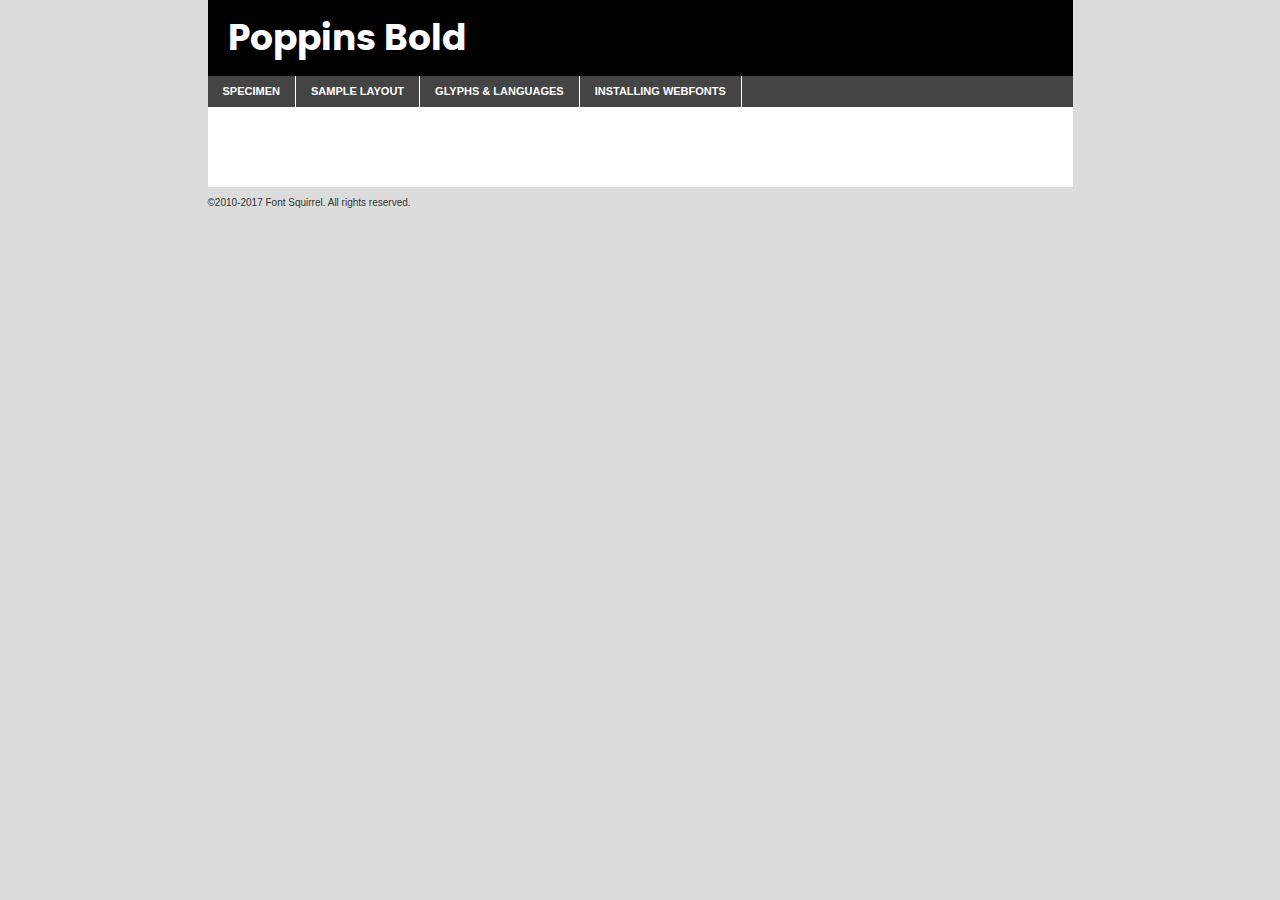
<file: Atividades/A4/components/fonts/poppins-bold-demo.html>
<!DOCTYPE html PUBLIC "-//W3C//DTD XHTML 1.0 Transitional//EN"
	"http://www.w3.org/TR/xhtml1/DTD/xhtml1-transitional.dtd">

<html xmlns="http://www.w3.org/1999/xhtml" xml:lang="en" lang="en">
<head>
	<meta http-equiv="Content-Type" content="text/html; charset=utf-8" />
	<script src="http://ajax.googleapis.com/ajax/libs/jquery/1.7.2/jquery.min.js" type="text/javascript" charset="utf-8"></script>
	<script type="text/javascript">
	(function($){$.fn.easyTabs=function(option){var param=jQuery.extend({fadeSpeed:"fast",defaultContent:1,activeClass:'active'},option);$(this).each(function(){var thisId="#"+this.id;if(param.defaultContent==''){param.defaultContent=1;}
	if(typeof param.defaultContent=="number")
	{var defaultTab=$(thisId+" .tabs li:eq("+(param.defaultContent-1)+") a").attr('href').substr(1);}else{var defaultTab=param.defaultContent;}
	$(thisId+" .tabs li a").each(function(){var tabToHide=$(this).attr('href').substr(1);$("#"+tabToHide).addClass('easytabs-tab-content');});hideAll();changeContent(defaultTab);function hideAll(){$(thisId+" .easytabs-tab-content").hide();}
	function changeContent(tabId){hideAll();$(thisId+" .tabs li").removeClass(param.activeClass);$(thisId+" .tabs li a[href=#"+tabId+"]").closest('li').addClass(param.activeClass);if(param.fadeSpeed!="none")
	{$(thisId+" #"+tabId).fadeIn(param.fadeSpeed);}else{$(thisId+" #"+tabId).show();}}
	$(thisId+" .tabs li").click(function(){var tabId=$(this).find('a').attr('href').substr(1);changeContent(tabId);return false;});});}})(jQuery);
	</script>
	<link rel="stylesheet" href="specimen_files/specimen_stylesheet.css" type="text/css" charset="utf-8" />
	<link rel="stylesheet" href="stylesheet.css" type="text/css" charset="utf-8" />

	<style type="text/css">
					body{
				font-family: 'poppinsbold';
							}
		</style>

	<title>Poppins Bold Specimen</title>
	
	
	<script type="text/javascript" charset="utf-8">
		$(document).ready(function() {
			$('#container').easyTabs({defaultContent:1});
		});
	</script>
</head>

<body>
<div id="container">
	<div id="header">
		Poppins Bold	</div>
	<ul class="tabs">
		<li><a href="#specimen">Specimen</a></li>
		<li><a href="#layout">Sample Layout</a></li>
				<li><a href="#glyphs">Glyphs &amp; Languages</a></li>
		<li><a href="#installing">Installing Webfonts</a></li>
		
	</ul>
	
	<div id="main_content">

		
			<div id="specimen">
		
				<div class="section">
					<div class="grid12 firstcol">
						<div class="huge">AaBb</div>
					</div>
				</div>
		
				<div class="section">
					<div class="glyph_range">A&#x200B;B&#x200b;C&#x200b;D&#x200b;E&#x200b;F&#x200b;G&#x200b;H&#x200b;I&#x200b;J&#x200b;K&#x200b;L&#x200b;M&#x200b;N&#x200b;O&#x200b;P&#x200b;Q&#x200b;R&#x200b;S&#x200b;T&#x200b;U&#x200b;V&#x200b;W&#x200b;X&#x200b;Y&#x200b;Z&#x200b;a&#x200b;b&#x200b;c&#x200b;d&#x200b;e&#x200b;f&#x200b;g&#x200b;h&#x200b;i&#x200b;j&#x200b;k&#x200b;l&#x200b;m&#x200b;n&#x200b;o&#x200b;p&#x200b;q&#x200b;r&#x200b;s&#x200b;t&#x200b;u&#x200b;v&#x200b;w&#x200b;x&#x200b;y&#x200b;z&#x200b;1&#x200b;2&#x200b;3&#x200b;4&#x200b;5&#x200b;6&#x200b;7&#x200b;8&#x200b;9&#x200b;0&#x200b;&amp;&#x200b;.&#x200b;,&#x200b;?&#x200b;!&#x200b;&#64;&#x200b;(&#x200b;)&#x200b;#&#x200b;$&#x200b;%&#x200b;*&#x200b;+&#x200b;-&#x200b;=&#x200b;:&#x200b;;</div>
				</div>
				<div class="section">
					<div class="grid12 firstcol">
						<table class="sample_table">
							<tr><td>10</td><td class="size10">abcdefghijklmnopqrstuvwxyzABCDEFGHIJKLMNOPQRSTUVWXYZ0123456789abcdefghijklmnopqrstuvwxyzABCDEFGHIJKLMNOPQRSTUVWXYZ0123456789abcdefghijklmnopqrstuvwxyzABCDEFGHIJKLMNOPQRSTUVWXYZ</td></tr>
							<tr><td>11</td><td class="size11">abcdefghijklmnopqrstuvwxyzABCDEFGHIJKLMNOPQRSTUVWXYZ0123456789abcdefghijklmnopqrstuvwxyzABCDEFGHIJKLMNOPQRSTUVWXYZ0123456789abcdefghijklmnopqrstuvwxyzABCDEFGHIJKLMNOPQRSTUVWXYZ</td></tr>
							<tr><td>12</td><td class="size12">abcdefghijklmnopqrstuvwxyzABCDEFGHIJKLMNOPQRSTUVWXYZ0123456789abcdefghijklmnopqrstuvwxyzABCDEFGHIJKLMNOPQRSTUVWXYZ0123456789abcdefghijklmnopqrstuvwxyzABCDEFGHIJKLMNOPQRSTUVWXYZ</td></tr>
							<tr><td>13</td><td class="size13">abcdefghijklmnopqrstuvwxyzABCDEFGHIJKLMNOPQRSTUVWXYZ0123456789abcdefghijklmnopqrstuvwxyzABCDEFGHIJKLMNOPQRSTUVWXYZ0123456789abcdefghijklmnopqrstuvwxyzABCDEFGHIJKLMNOPQRSTUVWXYZ</td></tr>
							<tr><td>14</td><td class="size14">abcdefghijklmnopqrstuvwxyzABCDEFGHIJKLMNOPQRSTUVWXYZ0123456789abcdefghijklmnopqrstuvwxyzABCDEFGHIJKLMNOPQRSTUVWXYZ0123456789abcdefghijklmnopqrstuvwxyzABCDEFGHIJKLMNOPQRSTUVWXYZ</td></tr>
							<tr><td>16</td><td class="size16">abcdefghijklmnopqrstuvwxyzABCDEFGHIJKLMNOPQRSTUVWXYZ0123456789abcdefghijklmnopqrstuvwxyzABCDEFGHIJKLMNOPQRSTUVWXYZ</td></tr>
							<tr><td>18</td><td class="size18">abcdefghijklmnopqrstuvwxyzABCDEFGHIJKLMNOPQRSTUVWXYZ0123456789abcdefghijklmnopqrstuvwxyzABCDEFGHIJKLMNOPQRSTUVWXYZ</td></tr>
							<tr><td>20</td><td class="size20">abcdefghijklmnopqrstuvwxyzABCDEFGHIJKLMNOPQRSTUVWXYZ0123456789abcdefghijklmnopqrstuvwxyzABCDEFGHIJKLMNOPQRSTUVWXYZ</td></tr>
							<tr><td>24</td><td class="size24">abcdefghijklmnopqrstuvwxyzABCDEFGHIJKLMNOPQRSTUVWXYZ0123456789abcdefghijklmnopqrstuvwxyzABCDEFGHIJKLMNOPQRSTUVWXYZ</td></tr>
							<tr><td>30</td><td class="size30">abcdefghijklmnopqrstuvwxyzABCDEFGHIJKLMNOPQRSTUVWXYZ0123456789abcdefghijklmnopqrstuvwxyzABCDEFGHIJKLMNOPQRSTUVWXYZ</td></tr>
							<tr><td>36</td><td class="size36">abcdefghijklmnopqrstuvwxyzABCDEFGHIJKLMNOPQRSTUVWXYZ0123456789abcdefghijklmnopqrstuvwxyzABCDEFGHIJKLMNOPQRSTUVWXYZ</td></tr>
							<tr><td>48</td><td class="size48">abcdefghijklmnopqrstuvwxyzABCDEFGHIJKLMNOPQRSTUVWXYZ0123456789abcdefghijklmnopqrstuvwxyzABCDEFGHIJKLMNOPQRSTUVWXYZ</td></tr>
							<tr><td>60</td><td class="size60">abcdefghijklmnopqrstuvwxyzABCDEFGHIJKLMNOPQRSTUVWXYZ0123456789abcdefghijklmnopqrstuvwxyzABCDEFGHIJKLMNOPQRSTUVWXYZ</td></tr>
							<tr><td>72</td><td class="size72">abcdefghijklmnopqrstuvwxyzABCDEFGHIJKLMNOPQRSTUVWXYZ0123456789abcdefghijklmnopqrstuvwxyzABCDEFGHIJKLMNOPQRSTUVWXYZ</td></tr>
							<tr><td>90</td><td class="size90">abcdefghijklmnopqrstuvwxyzABCDEFGHIJKLMNOPQRSTUVWXYZ0123456789abcdefghijklmnopqrstuvwxyzABCDEFGHIJKLMNOPQRSTUVWXYZ</td></tr>
						</table>
				
					</div>
			
				</div>
		
		
		
								<div class="section" id="bodycomparison">


										<div id="xheight">
				<div class="fontbody">&#x25FC;&#x25FC;&#x25FC;&#x25FC;&#x25FC;&#x25FC;&#x25FC;&#x25FC;&#x25FC;&#x25FC;&#x25FC;&#x25FC;&#x25FC;&#x25FC;&#x25FC;&#x25FC;&#x25FC;&#x25FC;&#x25FC;&#x25FC;&#x25FC;&#x25FC;&#x25FC;&#x25FC;&#x25FC;&#x25FC;&#x25FC;&#x25FC;&#x25FC;&#x25FC;&#x25FC;&#x25FC;&#x25FC;&#x25FC;&#x25FC;&#x25FC;&#x25FC;&#x25FC;&#x25FC;&#x25FC;&#x25FC;&#x25FC;&#x25FC;&#x25FC;&#x25FC;&#x25FC;&#x25FC;&#x25FC;&#x25FC;&#x25FC;&#x25FC;&#x25FC;&#x25FC;&#x25FC;&#x25FC;&#x25FC;&#x25FC;&#x25FC;&#x25FC;&#x25FC;&#x25FC;&#x25FC;&#x25FC;&#x25FC;&#x25FC;&#x25FC;&#x25FC;&#x25FC;&#x25FC;&#x25FC;&#x25FC;&#x25FC;&#x25FC;&#x25FC;&#x25FC;&#x25FC;&#x25FC;&#x25FC;&#x25FC;&#x25FC;&#x25FC;&#x25FC;&#x25FC;&#x25FC;&#x25FC;&#x25FC;&#x25FC;&#x25FC;&#x25FC;&#x25FC;&#x25FC;&#x25FC;&#x25FC;&#x25FC;&#x25FC;&#x25FC;&#x25FC;&#x25FC;&#x25FC;body</div><div class="arialbody">body</div><div class="verdanabody">body</div><div class="georgiabody">body</div></div>
										<div class="fontbody" style="z-index:1">
											body<span>Poppins Bold</span>
										</div>
										<div class="arialbody" style="z-index:1">
											body<span>Arial</span>
										</div>
										<div class="verdanabody" style="z-index:1">
											body<span>Verdana</span>
										</div>
										<div class="georgiabody" style="z-index:1">
											body<span>Georgia</span>
										</div>



								</div>
		
		
				<div class="section psample psample_row1" id="">
					
					<div class="grid2 firstcol">
						<p class="size10"><span>10.</span>Aenean lacinia bibendum nulla sed consectetur. Fusce dapibus, tellus ac cursus commodo, tortor mauris condimentum nibh, ut fermentum massa justo sit amet risus. Nullam id dolor id nibh ultricies vehicula ut id elit. Cum sociis natoque penatibus et magnis dis parturient montes, nascetur ridiculus mus. Nulla vitae elit libero, a pharetra augue.</p>
			
					</div>
					<div class="grid3">
						<p class="size11"><span>11.</span>Aenean lacinia bibendum nulla sed consectetur. Fusce dapibus, tellus ac cursus commodo, tortor mauris condimentum nibh, ut fermentum massa justo sit amet risus. Nullam id dolor id nibh ultricies vehicula ut id elit. Cum sociis natoque penatibus et magnis dis parturient montes, nascetur ridiculus mus. Nulla vitae elit libero, a pharetra augue.</p>
			
					</div>
					<div class="grid3">
						<p class="size12"><span>12.</span>Aenean lacinia bibendum nulla sed consectetur. Fusce dapibus, tellus ac cursus commodo, tortor mauris condimentum nibh, ut fermentum massa justo sit amet risus. Nullam id dolor id nibh ultricies vehicula ut id elit. Cum sociis natoque penatibus et magnis dis parturient montes, nascetur ridiculus mus. Nulla vitae elit libero, a pharetra augue.</p>
			
					</div>
					<div class="grid4">
						<p class="size13"><span>13.</span>Aenean lacinia bibendum nulla sed consectetur. Fusce dapibus, tellus ac cursus commodo, tortor mauris condimentum nibh, ut fermentum massa justo sit amet risus. Nullam id dolor id nibh ultricies vehicula ut id elit. Cum sociis natoque penatibus et magnis dis parturient montes, nascetur ridiculus mus. Nulla vitae elit libero, a pharetra augue.</p>
			
					</div>
					<div class="white_blend"></div>
					
				</div>
				<div class="section psample psample_row2" id="">
					<div class="grid3 firstcol">
						<p class="size14"><span>14.</span>Aenean lacinia bibendum nulla sed consectetur. Fusce dapibus, tellus ac cursus commodo, tortor mauris condimentum nibh, ut fermentum massa justo sit amet risus. Nullam id dolor id nibh ultricies vehicula ut id elit. Cum sociis natoque penatibus et magnis dis parturient montes, nascetur ridiculus mus. Nulla vitae elit libero, a pharetra augue.</p>
			
					</div>
					<div class="grid4">
						<p class="size16"><span>16.</span>Aenean lacinia bibendum nulla sed consectetur. Fusce dapibus, tellus ac cursus commodo, tortor mauris condimentum nibh, ut fermentum massa justo sit amet risus. Nullam id dolor id nibh ultricies vehicula ut id elit. Cum sociis natoque penatibus et magnis dis parturient montes, nascetur ridiculus mus. Nulla vitae elit libero, a pharetra augue.</p>
			
					</div>
					<div class="grid5">
						<p class="size18"><span>18.</span>Aenean lacinia bibendum nulla sed consectetur. Fusce dapibus, tellus ac cursus commodo, tortor mauris condimentum nibh, ut fermentum massa justo sit amet risus. Nullam id dolor id nibh ultricies vehicula ut id elit. Cum sociis natoque penatibus et magnis dis parturient montes, nascetur ridiculus mus. Nulla vitae elit libero, a pharetra augue.</p>
			
					</div>

					<div class="white_blend"></div>

				</div>
				
				<div class="section psample psample_row3" id="">
					<div class="grid5 firstcol">
						<p class="size20"><span>20.</span>Aenean lacinia bibendum nulla sed consectetur. Fusce dapibus, tellus ac cursus commodo, tortor mauris condimentum nibh, ut fermentum massa justo sit amet risus. Nullam id dolor id nibh ultricies vehicula ut id elit. Cum sociis natoque penatibus et magnis dis parturient montes, nascetur ridiculus mus. Nulla vitae elit libero, a pharetra augue.</p>
					</div>
					<div class="grid7">
						<p class="size24"><span>24.</span>Aenean lacinia bibendum nulla sed consectetur. Fusce dapibus, tellus ac cursus commodo, tortor mauris condimentum nibh, ut fermentum massa justo sit amet risus. Nullam id dolor id nibh ultricies vehicula ut id elit. Cum sociis natoque penatibus et magnis dis parturient montes, nascetur ridiculus mus. Nulla vitae elit libero, a pharetra augue.</p>
					</div>
					
					<div class="white_blend"></div>
					
				</div>
				
				<div class="section psample psample_row4" id="">
					<div class="grid12 firstcol">
						<p class="size30"><span>30.</span>Aenean lacinia bibendum nulla sed consectetur. Fusce dapibus, tellus ac cursus commodo, tortor mauris condimentum nibh, ut fermentum massa justo sit amet risus. Nullam id dolor id nibh ultricies vehicula ut id elit. Cum sociis natoque penatibus et magnis dis parturient montes, nascetur ridiculus mus. Nulla vitae elit libero, a pharetra augue.</p>
					</div>
					<div class="white_blend"></div>
					
				</div>
				
				
				
				<div class="section psample psample_row1 fullreverse">
					<div class="grid2 firstcol">
						<p class="size10"><span>10.</span>Aenean lacinia bibendum nulla sed consectetur. Fusce dapibus, tellus ac cursus commodo, tortor mauris condimentum nibh, ut fermentum massa justo sit amet risus. Nullam id dolor id nibh ultricies vehicula ut id elit. Cum sociis natoque penatibus et magnis dis parturient montes, nascetur ridiculus mus. Nulla vitae elit libero, a pharetra augue.</p>
			
					</div>
					<div class="grid3">
						<p class="size11"><span>11.</span>Aenean lacinia bibendum nulla sed consectetur. Fusce dapibus, tellus ac cursus commodo, tortor mauris condimentum nibh, ut fermentum massa justo sit amet risus. Nullam id dolor id nibh ultricies vehicula ut id elit. Cum sociis natoque penatibus et magnis dis parturient montes, nascetur ridiculus mus. Nulla vitae elit libero, a pharetra augue.</p>
			
					</div>
					<div class="grid3">
						<p class="size12"><span>12.</span>Aenean lacinia bibendum nulla sed consectetur. Fusce dapibus, tellus ac cursus commodo, tortor mauris condimentum nibh, ut fermentum massa justo sit amet risus. Nullam id dolor id nibh ultricies vehicula ut id elit. Cum sociis natoque penatibus et magnis dis parturient montes, nascetur ridiculus mus. Nulla vitae elit libero, a pharetra augue.</p>
			
					</div>
					<div class="grid4">
						<p class="size13"><span>13.</span>Aenean lacinia bibendum nulla sed consectetur. Fusce dapibus, tellus ac cursus commodo, tortor mauris condimentum nibh, ut fermentum massa justo sit amet risus. Nullam id dolor id nibh ultricies vehicula ut id elit. Cum sociis natoque penatibus et magnis dis parturient montes, nascetur ridiculus mus. Nulla vitae elit libero, a pharetra augue.</p>
			
					</div>
					<div class="black_blend"></div>
					
				</div>
				
				<div class="section psample psample_row2 fullreverse">
					<div class="grid3 firstcol">
						<p class="size14"><span>14.</span>Aenean lacinia bibendum nulla sed consectetur. Fusce dapibus, tellus ac cursus commodo, tortor mauris condimentum nibh, ut fermentum massa justo sit amet risus. Nullam id dolor id nibh ultricies vehicula ut id elit. Cum sociis natoque penatibus et magnis dis parturient montes, nascetur ridiculus mus. Nulla vitae elit libero, a pharetra augue.</p>
			
					</div>
					<div class="grid4">
						<p class="size16"><span>16.</span>Aenean lacinia bibendum nulla sed consectetur. Fusce dapibus, tellus ac cursus commodo, tortor mauris condimentum nibh, ut fermentum massa justo sit amet risus. Nullam id dolor id nibh ultricies vehicula ut id elit. Cum sociis natoque penatibus et magnis dis parturient montes, nascetur ridiculus mus. Nulla vitae elit libero, a pharetra augue.</p>
			
					</div>
					<div class="grid5">
						<p class="size18"><span>18.</span>Aenean lacinia bibendum nulla sed consectetur. Fusce dapibus, tellus ac cursus commodo, tortor mauris condimentum nibh, ut fermentum massa justo sit amet risus. Nullam id dolor id nibh ultricies vehicula ut id elit. Cum sociis natoque penatibus et magnis dis parturient montes, nascetur ridiculus mus. Nulla vitae elit libero, a pharetra augue.</p>
			
					</div>
					<div class="black_blend"></div>

				</div>
				
				<div class="section psample fullreverse psample_row3" id="">
					<div class="grid5 firstcol">
						<p class="size20"><span>20.</span>Aenean lacinia bibendum nulla sed consectetur. Fusce dapibus, tellus ac cursus commodo, tortor mauris condimentum nibh, ut fermentum massa justo sit amet risus. Nullam id dolor id nibh ultricies vehicula ut id elit. Cum sociis natoque penatibus et magnis dis parturient montes, nascetur ridiculus mus. Nulla vitae elit libero, a pharetra augue.</p>
					</div>
					<div class="grid7">
						<p class="size24"><span>24.</span>Aenean lacinia bibendum nulla sed consectetur. Fusce dapibus, tellus ac cursus commodo, tortor mauris condimentum nibh, ut fermentum massa justo sit amet risus. Nullam id dolor id nibh ultricies vehicula ut id elit. Cum sociis natoque penatibus et magnis dis parturient montes, nascetur ridiculus mus. Nulla vitae elit libero, a pharetra augue.</p>
					</div>
					
					<div class="black_blend"></div>
					
				</div>
				
				<div class="section psample fullreverse psample_row4" id="" style="border-bottom: 20px #000 solid;">
					<div class="grid12 firstcol">
						<p class="size30"><span>30.</span>Aenean lacinia bibendum nulla sed consectetur. Fusce dapibus, tellus ac cursus commodo, tortor mauris condimentum nibh, ut fermentum massa justo sit amet risus. Nullam id dolor id nibh ultricies vehicula ut id elit. Cum sociis natoque penatibus et magnis dis parturient montes, nascetur ridiculus mus. Nulla vitae elit libero, a pharetra augue.</p>
					</div>
					<div class="black_blend"></div>
					
				</div>
				
				
				
				
			</div>
			
			<div id="layout">
				
				<div class="section">
					
					<div class="grid12 firstcol">
						<h1>Lorem Ipsum Dolor</h1>
						<h2>Etiam porta sem malesuada magna mollis euismod</h2>
						
						<p class="byline">By <a href="#link">Aenean Lacinia</a></p>
					</div>
				</div>
				<div class="section">
					<div class="grid8 firstcol">
						<p class="large">Donec sed odio dui. Morbi leo risus, porta ac consectetur ac, vestibulum at eros. Fusce dapibus, tellus ac cursus commodo, tortor mauris condimentum nibh, ut fermentum massa justo sit amet risus. </p>

						
						<h3>Pellentesque ornare sem</h3>

						<p>Maecenas sed diam eget risus varius blandit sit amet non magna. Maecenas faucibus mollis interdum. Donec ullamcorper nulla non metus auctor fringilla. Nullam id dolor id nibh ultricies vehicula ut id elit. Nullam id dolor id nibh ultricies vehicula ut id elit. </p>

						<p>Aenean eu leo quam. Pellentesque ornare sem lacinia quam venenatis vestibulum. Lorem ipsum dolor sit amet, consectetur adipiscing elit. Cum sociis natoque penatibus et magnis dis parturient montes, nascetur ridiculus mus. </p>

						<p>Nulla vitae elit libero, a pharetra augue. Praesent commodo cursus magna, vel scelerisque nisl consectetur et. Aenean lacinia bibendum nulla sed consectetur. </p>

						<p>Nullam quis risus eget urna mollis ornare vel eu leo. Nullam quis risus eget urna mollis ornare vel eu leo. Maecenas sed diam eget risus varius blandit sit amet non magna. Donec ullamcorper nulla non metus auctor fringilla. </p>

						<h3>Cras mattis consectetur</h3>

						<p>Aenean eu leo quam. Pellentesque ornare sem lacinia quam venenatis vestibulum. Aenean lacinia bibendum nulla sed consectetur. Integer posuere erat a ante venenatis dapibus posuere velit aliquet. Cras mattis consectetur purus sit amet fermentum. </p>

						<p>Nullam id dolor id nibh ultricies vehicula ut id elit. Nullam quis risus eget urna mollis ornare vel eu leo. Cras mattis consectetur purus sit amet fermentum.</p>
					</div>
					
					<div class="grid4 sidebar">
						
						<div class="box reverse">
							<p class="last">Nullam quis risus eget urna mollis ornare vel eu leo. Donec ullamcorper nulla non metus auctor fringilla. Cras mattis consectetur purus sit amet fermentum. Sed posuere consectetur est at lobortis. Lorem ipsum dolor sit amet, consectetur adipiscing elit. </p>
						</div>
						
						<p class="caption">Maecenas sed diam eget risus varius.</p>

						<p>Vestibulum id ligula porta felis euismod semper. Integer posuere erat a ante venenatis dapibus posuere velit aliquet. Vestibulum id ligula porta felis euismod semper. Sed posuere consectetur est at lobortis. Maecenas sed diam eget risus varius blandit sit amet non magna. Fusce dapibus, tellus ac cursus commodo, tortor mauris condimentum nibh, ut fermentum massa justo sit amet risus. </p>

					

						<p>Duis mollis, est non commodo luctus, nisi erat porttitor ligula, eget lacinia odio sem nec elit. Aenean lacinia bibendum nulla sed consectetur. Vivamus sagittis lacus vel augue laoreet rutrum faucibus dolor auctor. Aenean lacinia bibendum nulla sed consectetur. Nullam quis risus eget urna mollis ornare vel eu leo. </p>

						<p>Praesent commodo cursus magna, vel scelerisque nisl consectetur et. Donec ullamcorper nulla non metus auctor fringilla. Maecenas faucibus mollis interdum. Fusce dapibus, tellus ac cursus commodo, tortor mauris condimentum nibh, ut fermentum massa justo sit amet risus. </p>

					</div>
				</div>
				
			</div>


			



		<div id="glyphs">
			<div class="section">
				<div class="grid12 firstcol">
			
				<h1>Language Support</h1>
				<p>The subset of Poppins Bold in this kit supports the following languages:<br />
			
					Albanian, Basque, Breton, Chamorro, Danish, Dutch, English, Faroese, Finnish, French, Frisian, Galician, German, Icelandic, Italian, Malagasy, Norwegian, Portuguese, Spanish, Alsatian, Aragonese, Arapaho, Arrernte, Asturian, Aymara, Bislama, Cebuano, Corsican, Fijian, French_creole, Genoese, Gilbertese, Greenlandic, Haitian_creole, Hiligaynon, Hmong, Hopi, Ibanag, Iloko_ilokano, Indonesian, Interglossa_glosa, Interlingua, Irish_gaelic, Jerriais, Lojban, Lombard, Luxembourgeois, Manx, Mohawk, Norfolk_pitcairnese, Occitan, Oromo, Pangasinan, Papiamento, Piedmontese, Potawatomi, Rhaeto-romance, Romansh, Rotokas, Sami_lule, Samoan, Sardinian, Scots_gaelic, Seychelles_creole, Shona, Sicilian, Somali, Southern_ndebele, Swahili, Swati_swazi, Tagalog_filipino_pilipino, Tetum, Tok_pisin, Uyghur_latinized, Volapuk, Walloon, Warlpiri, Xhosa, Yapese, Zulu, Latinbasic, Ubasic, Demo				</p>
				<h1>Glyph Chart</h1>
				<p>The subset of Poppins Bold in this kit includes all the glyphs listed below. Unicode entities are included above each glyph to help you insert individual characters into your layout.</p>
				<div id="glyph_chart">
			
																														 <div><p>&amp;#13;</p>&#13;</div>
																				 <div><p>&amp;#32;</p>&#32;</div>
																				 <div><p>&amp;#33;</p>&#33;</div>
																				 <div><p>&amp;#34;</p>&#34;</div>
																				 <div><p>&amp;#35;</p>&#35;</div>
																				 <div><p>&amp;#36;</p>&#36;</div>
																				 <div><p>&amp;#37;</p>&#37;</div>
																				 <div><p>&amp;#38;</p>&#38;</div>
																				 <div><p>&amp;#39;</p>&#39;</div>
																				 <div><p>&amp;#40;</p>&#40;</div>
																				 <div><p>&amp;#41;</p>&#41;</div>
																				 <div><p>&amp;#42;</p>&#42;</div>
																				 <div><p>&amp;#43;</p>&#43;</div>
																				 <div><p>&amp;#44;</p>&#44;</div>
																				 <div><p>&amp;#45;</p>&#45;</div>
																				 <div><p>&amp;#46;</p>&#46;</div>
																				 <div><p>&amp;#47;</p>&#47;</div>
																				 <div><p>&amp;#48;</p>&#48;</div>
																				 <div><p>&amp;#49;</p>&#49;</div>
																				 <div><p>&amp;#50;</p>&#50;</div>
																				 <div><p>&amp;#51;</p>&#51;</div>
																				 <div><p>&amp;#52;</p>&#52;</div>
																				 <div><p>&amp;#53;</p>&#53;</div>
																				 <div><p>&amp;#54;</p>&#54;</div>
																				 <div><p>&amp;#55;</p>&#55;</div>
																				 <div><p>&amp;#56;</p>&#56;</div>
																				 <div><p>&amp;#57;</p>&#57;</div>
																				 <div><p>&amp;#58;</p>&#58;</div>
																				 <div><p>&amp;#59;</p>&#59;</div>
																				 <div><p>&amp;#60;</p>&#60;</div>
																				 <div><p>&amp;#61;</p>&#61;</div>
																				 <div><p>&amp;#62;</p>&#62;</div>
																				 <div><p>&amp;#63;</p>&#63;</div>
																				 <div><p>&amp;#64;</p>&#64;</div>
																				 <div><p>&amp;#65;</p>&#65;</div>
																				 <div><p>&amp;#66;</p>&#66;</div>
																				 <div><p>&amp;#67;</p>&#67;</div>
																				 <div><p>&amp;#68;</p>&#68;</div>
																				 <div><p>&amp;#69;</p>&#69;</div>
																				 <div><p>&amp;#70;</p>&#70;</div>
																				 <div><p>&amp;#71;</p>&#71;</div>
																				 <div><p>&amp;#72;</p>&#72;</div>
																				 <div><p>&amp;#73;</p>&#73;</div>
																				 <div><p>&amp;#74;</p>&#74;</div>
																				 <div><p>&amp;#75;</p>&#75;</div>
																				 <div><p>&amp;#76;</p>&#76;</div>
																				 <div><p>&amp;#77;</p>&#77;</div>
																				 <div><p>&amp;#78;</p>&#78;</div>
																				 <div><p>&amp;#79;</p>&#79;</div>
																				 <div><p>&amp;#80;</p>&#80;</div>
																				 <div><p>&amp;#81;</p>&#81;</div>
																				 <div><p>&amp;#82;</p>&#82;</div>
																				 <div><p>&amp;#83;</p>&#83;</div>
																				 <div><p>&amp;#84;</p>&#84;</div>
																				 <div><p>&amp;#85;</p>&#85;</div>
																				 <div><p>&amp;#86;</p>&#86;</div>
																				 <div><p>&amp;#87;</p>&#87;</div>
																				 <div><p>&amp;#88;</p>&#88;</div>
																				 <div><p>&amp;#89;</p>&#89;</div>
																				 <div><p>&amp;#90;</p>&#90;</div>
																				 <div><p>&amp;#91;</p>&#91;</div>
																				 <div><p>&amp;#92;</p>&#92;</div>
																				 <div><p>&amp;#93;</p>&#93;</div>
																				 <div><p>&amp;#94;</p>&#94;</div>
																				 <div><p>&amp;#95;</p>&#95;</div>
																				 <div><p>&amp;#96;</p>&#96;</div>
																				 <div><p>&amp;#97;</p>&#97;</div>
																				 <div><p>&amp;#98;</p>&#98;</div>
																				 <div><p>&amp;#99;</p>&#99;</div>
																				 <div><p>&amp;#100;</p>&#100;</div>
																				 <div><p>&amp;#101;</p>&#101;</div>
																				 <div><p>&amp;#102;</p>&#102;</div>
																				 <div><p>&amp;#103;</p>&#103;</div>
																				 <div><p>&amp;#104;</p>&#104;</div>
																				 <div><p>&amp;#105;</p>&#105;</div>
																				 <div><p>&amp;#106;</p>&#106;</div>
																				 <div><p>&amp;#107;</p>&#107;</div>
																				 <div><p>&amp;#108;</p>&#108;</div>
																				 <div><p>&amp;#109;</p>&#109;</div>
																				 <div><p>&amp;#110;</p>&#110;</div>
																				 <div><p>&amp;#111;</p>&#111;</div>
																				 <div><p>&amp;#112;</p>&#112;</div>
																				 <div><p>&amp;#113;</p>&#113;</div>
																				 <div><p>&amp;#114;</p>&#114;</div>
																				 <div><p>&amp;#115;</p>&#115;</div>
																				 <div><p>&amp;#116;</p>&#116;</div>
																				 <div><p>&amp;#117;</p>&#117;</div>
																				 <div><p>&amp;#118;</p>&#118;</div>
																				 <div><p>&amp;#119;</p>&#119;</div>
																				 <div><p>&amp;#120;</p>&#120;</div>
																				 <div><p>&amp;#121;</p>&#121;</div>
																				 <div><p>&amp;#122;</p>&#122;</div>
																				 <div><p>&amp;#123;</p>&#123;</div>
																				 <div><p>&amp;#124;</p>&#124;</div>
																				 <div><p>&amp;#125;</p>&#125;</div>
																				 <div><p>&amp;#126;</p>&#126;</div>
																				 <div><p>&amp;#160;</p>&#160;</div>
																				 <div><p>&amp;#161;</p>&#161;</div>
																				 <div><p>&amp;#162;</p>&#162;</div>
																				 <div><p>&amp;#163;</p>&#163;</div>
																				 <div><p>&amp;#164;</p>&#164;</div>
																				 <div><p>&amp;#165;</p>&#165;</div>
																				 <div><p>&amp;#166;</p>&#166;</div>
																				 <div><p>&amp;#167;</p>&#167;</div>
																				 <div><p>&amp;#168;</p>&#168;</div>
																				 <div><p>&amp;#169;</p>&#169;</div>
																				 <div><p>&amp;#170;</p>&#170;</div>
																				 <div><p>&amp;#171;</p>&#171;</div>
																				 <div><p>&amp;#172;</p>&#172;</div>
																				 <div><p>&amp;#173;</p>&#173;</div>
																				 <div><p>&amp;#174;</p>&#174;</div>
																				 <div><p>&amp;#175;</p>&#175;</div>
																				 <div><p>&amp;#176;</p>&#176;</div>
																				 <div><p>&amp;#177;</p>&#177;</div>
																				 <div><p>&amp;#178;</p>&#178;</div>
																				 <div><p>&amp;#179;</p>&#179;</div>
																				 <div><p>&amp;#180;</p>&#180;</div>
																				 <div><p>&amp;#181;</p>&#181;</div>
																				 <div><p>&amp;#182;</p>&#182;</div>
																				 <div><p>&amp;#183;</p>&#183;</div>
																				 <div><p>&amp;#184;</p>&#184;</div>
																				 <div><p>&amp;#185;</p>&#185;</div>
																				 <div><p>&amp;#186;</p>&#186;</div>
																				 <div><p>&amp;#187;</p>&#187;</div>
																				 <div><p>&amp;#188;</p>&#188;</div>
																				 <div><p>&amp;#189;</p>&#189;</div>
																				 <div><p>&amp;#190;</p>&#190;</div>
																				 <div><p>&amp;#191;</p>&#191;</div>
																				 <div><p>&amp;#192;</p>&#192;</div>
																				 <div><p>&amp;#193;</p>&#193;</div>
																				 <div><p>&amp;#194;</p>&#194;</div>
																				 <div><p>&amp;#195;</p>&#195;</div>
																				 <div><p>&amp;#196;</p>&#196;</div>
																				 <div><p>&amp;#197;</p>&#197;</div>
																				 <div><p>&amp;#198;</p>&#198;</div>
																				 <div><p>&amp;#199;</p>&#199;</div>
																				 <div><p>&amp;#200;</p>&#200;</div>
																				 <div><p>&amp;#201;</p>&#201;</div>
																				 <div><p>&amp;#202;</p>&#202;</div>
																				 <div><p>&amp;#203;</p>&#203;</div>
																				 <div><p>&amp;#204;</p>&#204;</div>
																				 <div><p>&amp;#205;</p>&#205;</div>
																				 <div><p>&amp;#206;</p>&#206;</div>
																				 <div><p>&amp;#207;</p>&#207;</div>
																				 <div><p>&amp;#208;</p>&#208;</div>
																				 <div><p>&amp;#209;</p>&#209;</div>
																				 <div><p>&amp;#210;</p>&#210;</div>
																				 <div><p>&amp;#211;</p>&#211;</div>
																				 <div><p>&amp;#212;</p>&#212;</div>
																				 <div><p>&amp;#213;</p>&#213;</div>
																				 <div><p>&amp;#214;</p>&#214;</div>
																				 <div><p>&amp;#215;</p>&#215;</div>
																				 <div><p>&amp;#216;</p>&#216;</div>
																				 <div><p>&amp;#217;</p>&#217;</div>
																				 <div><p>&amp;#218;</p>&#218;</div>
																				 <div><p>&amp;#219;</p>&#219;</div>
																				 <div><p>&amp;#220;</p>&#220;</div>
																				 <div><p>&amp;#221;</p>&#221;</div>
																				 <div><p>&amp;#222;</p>&#222;</div>
																				 <div><p>&amp;#223;</p>&#223;</div>
																				 <div><p>&amp;#224;</p>&#224;</div>
																				 <div><p>&amp;#225;</p>&#225;</div>
																				 <div><p>&amp;#226;</p>&#226;</div>
																				 <div><p>&amp;#227;</p>&#227;</div>
																				 <div><p>&amp;#228;</p>&#228;</div>
																				 <div><p>&amp;#229;</p>&#229;</div>
																				 <div><p>&amp;#230;</p>&#230;</div>
																				 <div><p>&amp;#231;</p>&#231;</div>
																				 <div><p>&amp;#232;</p>&#232;</div>
																				 <div><p>&amp;#233;</p>&#233;</div>
																				 <div><p>&amp;#234;</p>&#234;</div>
																				 <div><p>&amp;#235;</p>&#235;</div>
																				 <div><p>&amp;#236;</p>&#236;</div>
																				 <div><p>&amp;#237;</p>&#237;</div>
																				 <div><p>&amp;#238;</p>&#238;</div>
																				 <div><p>&amp;#239;</p>&#239;</div>
																				 <div><p>&amp;#240;</p>&#240;</div>
																				 <div><p>&amp;#241;</p>&#241;</div>
																				 <div><p>&amp;#242;</p>&#242;</div>
																				 <div><p>&amp;#243;</p>&#243;</div>
																				 <div><p>&amp;#244;</p>&#244;</div>
																				 <div><p>&amp;#245;</p>&#245;</div>
																				 <div><p>&amp;#246;</p>&#246;</div>
																				 <div><p>&amp;#247;</p>&#247;</div>
																				 <div><p>&amp;#248;</p>&#248;</div>
																				 <div><p>&amp;#249;</p>&#249;</div>
																				 <div><p>&amp;#250;</p>&#250;</div>
																				 <div><p>&amp;#251;</p>&#251;</div>
																				 <div><p>&amp;#252;</p>&#252;</div>
																				 <div><p>&amp;#253;</p>&#253;</div>
																				 <div><p>&amp;#254;</p>&#254;</div>
																				 <div><p>&amp;#255;</p>&#255;</div>
																				 <div><p>&amp;#338;</p>&#338;</div>
																				 <div><p>&amp;#339;</p>&#339;</div>
																				 <div><p>&amp;#376;</p>&#376;</div>
																				 <div><p>&amp;#710;</p>&#710;</div>
																				 <div><p>&amp;#732;</p>&#732;</div>
																				 <div><p>&amp;#8192;</p>&#8192;</div>
																				 <div><p>&amp;#8193;</p>&#8193;</div>
																				 <div><p>&amp;#8194;</p>&#8194;</div>
																				 <div><p>&amp;#8195;</p>&#8195;</div>
																				 <div><p>&amp;#8196;</p>&#8196;</div>
																				 <div><p>&amp;#8197;</p>&#8197;</div>
																				 <div><p>&amp;#8198;</p>&#8198;</div>
																				 <div><p>&amp;#8199;</p>&#8199;</div>
																				 <div><p>&amp;#8200;</p>&#8200;</div>
																				 <div><p>&amp;#8201;</p>&#8201;</div>
																				 <div><p>&amp;#8202;</p>&#8202;</div>
																				 <div><p>&amp;#8208;</p>&#8208;</div>
																				 <div><p>&amp;#8209;</p>&#8209;</div>
																				 <div><p>&amp;#8210;</p>&#8210;</div>
																				 <div><p>&amp;#8211;</p>&#8211;</div>
																				 <div><p>&amp;#8212;</p>&#8212;</div>
																				 <div><p>&amp;#8216;</p>&#8216;</div>
																				 <div><p>&amp;#8217;</p>&#8217;</div>
																				 <div><p>&amp;#8218;</p>&#8218;</div>
																				 <div><p>&amp;#8220;</p>&#8220;</div>
																				 <div><p>&amp;#8221;</p>&#8221;</div>
																				 <div><p>&amp;#8222;</p>&#8222;</div>
																				 <div><p>&amp;#8226;</p>&#8226;</div>
																				 <div><p>&amp;#8230;</p>&#8230;</div>
																				 <div><p>&amp;#8239;</p>&#8239;</div>
																				 <div><p>&amp;#8249;</p>&#8249;</div>
																				 <div><p>&amp;#8250;</p>&#8250;</div>
																				 <div><p>&amp;#8287;</p>&#8287;</div>
																				 <div><p>&amp;#8364;</p>&#8364;</div>
																				 <div><p>&amp;#8482;</p>&#8482;</div>
																				 <div><p>&amp;#64257;</p>&#64257;</div>
																				 <div><p>&amp;#64258;</p>&#64258;</div>
																																																</div>	
				</div>
		
		
			</div>
		</div>
		
		
		<div id="specs">
			
		</div>
	
		<div id="installing">
			<div class="section">
				<div class="grid7 firstcol">
					<h1>Installing Webfonts</h1>
					
					<p>Webfonts are supported by all major browser platforms but not all in the same way. There are currently four different font formats that must be included in order to target all browsers. This includes TTF, WOFF, EOT and SVG.</p>
					
					<h2>1. Upload your webfonts</h2>
					<p>You must upload your webfont kit to your website. They should be in or near the same directory as your CSS files.</p>
					
					<h2>2. Include the webfont stylesheet</h2>
					<p>A special CSS @font-face declaration helps the various browsers select the appropriate font it needs without causing you a bunch of headaches. Learn more about this syntax by reading the <a href="https://www.fontspring.com/blog/further-hardening-of-the-bulletproof-syntax">Fontspring blog post</a> about it. The code for it is as follows:</p>


<code>
@font-face{ 
	font-family: 'MyWebFont';
	src: url('WebFont.eot');
	src: url('WebFont.eot?#iefix') format('embedded-opentype'),
	     url('WebFont.woff') format('woff'),
	     url('WebFont.ttf') format('truetype'),
	     url('WebFont.svg#webfont') format('svg');
}
</code>

	<p>We've already gone ahead and generated the code for you. All you have to do is link to the stylesheet in your HTML, like this:</p>
	<code>&lt;link rel=&quot;stylesheet&quot; href=&quot;stylesheet.css&quot; type=&quot;text/css&quot; charset=&quot;utf-8&quot; /&gt;</code>

					<h2>3. Modify your own stylesheet</h2>
					<p>To take advantage of your new fonts, you must tell your stylesheet to use them. Look at the original @font-face declaration above and find the property called "font-family." The name linked there will be what you use to reference the font. Prepend that webfont name to the font stack in the "font-family" property, inside the selector you want to change. For example:</p>
<code>p { font-family: 'WebFont', Arial, sans-serif; }</code>

<h2>4. Test</h2>
<p>Getting webfonts to work cross-browser <em>can</em> be tricky. Use the information in the sidebar to help you if you find that fonts aren't loading in a particular browser.</p>
				</div>
				
				<div class="grid5 sidebar">
					<div class="box">
						<h2>Troubleshooting<br />Font-Face Problems</h2>
						<p>Having trouble getting your webfonts to load in your new website? Here are some tips to sort out what might be the problem.</p>

						<h3>Fonts not showing in any browser</h3>

						<p>This sounds like you need to work on the plumbing. You either did not upload the fonts to the correct directory, or you did not link the fonts properly in the CSS. If you've confirmed that all this is correct and you still have a problem, take a look at your .htaccess file and see if requests are getting intercepted.</p>

						<h3>Fonts not loading in iPhone or iPad</h3>

						<p>The most common problem here is that you are serving the fonts from an IIS server. IIS refuses to serve files that have unknown MIME types. If that is the case, you must set the MIME type for SVG to "image/svg+xml" in the server settings. Follow these instructions from Microsoft if you need help.</p>

						<h3>Fonts not loading in Firefox</h3>

						<p>The primary reason for this failure? You are still using a version Firefox older than 3.5. So upgrade already! If that isn't it, then you are very likely serving fonts from a different domain. Firefox requires that all font assets be served from the same domain. Lastly it is possible that you need to add WOFF to your list of MIME types (if you are serving via IIS.)</p>

						<h3>Fonts not loading in IE</h3>

						<p>Are you looking at Internet Explorer on an actual Windows machine or are you cheating by using a service like Adobe BrowserLab? Many of these screenshot services do not render @font-face for IE. Best to test it on a real machine.</p>

						<h3>Fonts not loading in IE9</h3>

						<p>IE9, like Firefox, requires that fonts be served from the same domain as the website. Make sure that is the case.</p>
					</div>
				</div>
			</div>
			
		</div>
	
	</div>
	<div id="footer">
		<p>&copy;2010-2017 Font Squirrel. All rights reserved.</p>
	</div>
</div>
</body>
</html>
</file>
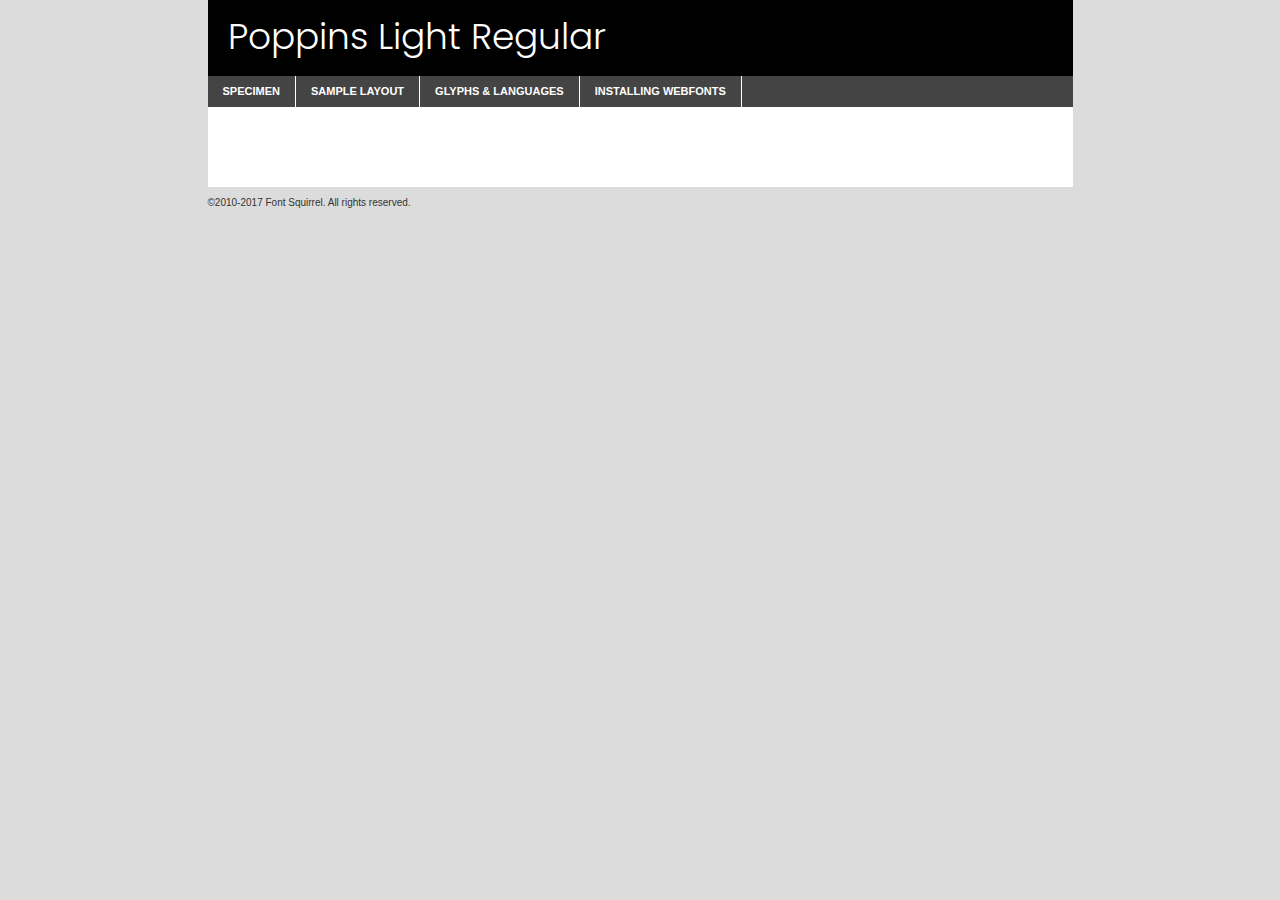
<file: Atividades/A4/components/fonts/poppins-light-demo.html>
<!DOCTYPE html PUBLIC "-//W3C//DTD XHTML 1.0 Transitional//EN"
	"http://www.w3.org/TR/xhtml1/DTD/xhtml1-transitional.dtd">

<html xmlns="http://www.w3.org/1999/xhtml" xml:lang="en" lang="en">
<head>
	<meta http-equiv="Content-Type" content="text/html; charset=utf-8" />
	<script src="http://ajax.googleapis.com/ajax/libs/jquery/1.7.2/jquery.min.js" type="text/javascript" charset="utf-8"></script>
	<script type="text/javascript">
	(function($){$.fn.easyTabs=function(option){var param=jQuery.extend({fadeSpeed:"fast",defaultContent:1,activeClass:'active'},option);$(this).each(function(){var thisId="#"+this.id;if(param.defaultContent==''){param.defaultContent=1;}
	if(typeof param.defaultContent=="number")
	{var defaultTab=$(thisId+" .tabs li:eq("+(param.defaultContent-1)+") a").attr('href').substr(1);}else{var defaultTab=param.defaultContent;}
	$(thisId+" .tabs li a").each(function(){var tabToHide=$(this).attr('href').substr(1);$("#"+tabToHide).addClass('easytabs-tab-content');});hideAll();changeContent(defaultTab);function hideAll(){$(thisId+" .easytabs-tab-content").hide();}
	function changeContent(tabId){hideAll();$(thisId+" .tabs li").removeClass(param.activeClass);$(thisId+" .tabs li a[href=#"+tabId+"]").closest('li').addClass(param.activeClass);if(param.fadeSpeed!="none")
	{$(thisId+" #"+tabId).fadeIn(param.fadeSpeed);}else{$(thisId+" #"+tabId).show();}}
	$(thisId+" .tabs li").click(function(){var tabId=$(this).find('a').attr('href').substr(1);changeContent(tabId);return false;});});}})(jQuery);
	</script>
	<link rel="stylesheet" href="specimen_files/specimen_stylesheet.css" type="text/css" charset="utf-8" />
	<link rel="stylesheet" href="stylesheet.css" type="text/css" charset="utf-8" />

	<style type="text/css">
					body{
				font-family: 'poppinslight';
							}
		</style>

	<title>Poppins Light Regular Specimen</title>
	
	
	<script type="text/javascript" charset="utf-8">
		$(document).ready(function() {
			$('#container').easyTabs({defaultContent:1});
		});
	</script>
</head>

<body>
<div id="container">
	<div id="header">
		Poppins Light Regular	</div>
	<ul class="tabs">
		<li><a href="#specimen">Specimen</a></li>
		<li><a href="#layout">Sample Layout</a></li>
				<li><a href="#glyphs">Glyphs &amp; Languages</a></li>
		<li><a href="#installing">Installing Webfonts</a></li>
		
	</ul>
	
	<div id="main_content">

		
			<div id="specimen">
		
				<div class="section">
					<div class="grid12 firstcol">
						<div class="huge">AaBb</div>
					</div>
				</div>
		
				<div class="section">
					<div class="glyph_range">A&#x200B;B&#x200b;C&#x200b;D&#x200b;E&#x200b;F&#x200b;G&#x200b;H&#x200b;I&#x200b;J&#x200b;K&#x200b;L&#x200b;M&#x200b;N&#x200b;O&#x200b;P&#x200b;Q&#x200b;R&#x200b;S&#x200b;T&#x200b;U&#x200b;V&#x200b;W&#x200b;X&#x200b;Y&#x200b;Z&#x200b;a&#x200b;b&#x200b;c&#x200b;d&#x200b;e&#x200b;f&#x200b;g&#x200b;h&#x200b;i&#x200b;j&#x200b;k&#x200b;l&#x200b;m&#x200b;n&#x200b;o&#x200b;p&#x200b;q&#x200b;r&#x200b;s&#x200b;t&#x200b;u&#x200b;v&#x200b;w&#x200b;x&#x200b;y&#x200b;z&#x200b;1&#x200b;2&#x200b;3&#x200b;4&#x200b;5&#x200b;6&#x200b;7&#x200b;8&#x200b;9&#x200b;0&#x200b;&amp;&#x200b;.&#x200b;,&#x200b;?&#x200b;!&#x200b;&#64;&#x200b;(&#x200b;)&#x200b;#&#x200b;$&#x200b;%&#x200b;*&#x200b;+&#x200b;-&#x200b;=&#x200b;:&#x200b;;</div>
				</div>
				<div class="section">
					<div class="grid12 firstcol">
						<table class="sample_table">
							<tr><td>10</td><td class="size10">abcdefghijklmnopqrstuvwxyzABCDEFGHIJKLMNOPQRSTUVWXYZ0123456789abcdefghijklmnopqrstuvwxyzABCDEFGHIJKLMNOPQRSTUVWXYZ0123456789abcdefghijklmnopqrstuvwxyzABCDEFGHIJKLMNOPQRSTUVWXYZ</td></tr>
							<tr><td>11</td><td class="size11">abcdefghijklmnopqrstuvwxyzABCDEFGHIJKLMNOPQRSTUVWXYZ0123456789abcdefghijklmnopqrstuvwxyzABCDEFGHIJKLMNOPQRSTUVWXYZ0123456789abcdefghijklmnopqrstuvwxyzABCDEFGHIJKLMNOPQRSTUVWXYZ</td></tr>
							<tr><td>12</td><td class="size12">abcdefghijklmnopqrstuvwxyzABCDEFGHIJKLMNOPQRSTUVWXYZ0123456789abcdefghijklmnopqrstuvwxyzABCDEFGHIJKLMNOPQRSTUVWXYZ0123456789abcdefghijklmnopqrstuvwxyzABCDEFGHIJKLMNOPQRSTUVWXYZ</td></tr>
							<tr><td>13</td><td class="size13">abcdefghijklmnopqrstuvwxyzABCDEFGHIJKLMNOPQRSTUVWXYZ0123456789abcdefghijklmnopqrstuvwxyzABCDEFGHIJKLMNOPQRSTUVWXYZ0123456789abcdefghijklmnopqrstuvwxyzABCDEFGHIJKLMNOPQRSTUVWXYZ</td></tr>
							<tr><td>14</td><td class="size14">abcdefghijklmnopqrstuvwxyzABCDEFGHIJKLMNOPQRSTUVWXYZ0123456789abcdefghijklmnopqrstuvwxyzABCDEFGHIJKLMNOPQRSTUVWXYZ0123456789abcdefghijklmnopqrstuvwxyzABCDEFGHIJKLMNOPQRSTUVWXYZ</td></tr>
							<tr><td>16</td><td class="size16">abcdefghijklmnopqrstuvwxyzABCDEFGHIJKLMNOPQRSTUVWXYZ0123456789abcdefghijklmnopqrstuvwxyzABCDEFGHIJKLMNOPQRSTUVWXYZ</td></tr>
							<tr><td>18</td><td class="size18">abcdefghijklmnopqrstuvwxyzABCDEFGHIJKLMNOPQRSTUVWXYZ0123456789abcdefghijklmnopqrstuvwxyzABCDEFGHIJKLMNOPQRSTUVWXYZ</td></tr>
							<tr><td>20</td><td class="size20">abcdefghijklmnopqrstuvwxyzABCDEFGHIJKLMNOPQRSTUVWXYZ0123456789abcdefghijklmnopqrstuvwxyzABCDEFGHIJKLMNOPQRSTUVWXYZ</td></tr>
							<tr><td>24</td><td class="size24">abcdefghijklmnopqrstuvwxyzABCDEFGHIJKLMNOPQRSTUVWXYZ0123456789abcdefghijklmnopqrstuvwxyzABCDEFGHIJKLMNOPQRSTUVWXYZ</td></tr>
							<tr><td>30</td><td class="size30">abcdefghijklmnopqrstuvwxyzABCDEFGHIJKLMNOPQRSTUVWXYZ0123456789abcdefghijklmnopqrstuvwxyzABCDEFGHIJKLMNOPQRSTUVWXYZ</td></tr>
							<tr><td>36</td><td class="size36">abcdefghijklmnopqrstuvwxyzABCDEFGHIJKLMNOPQRSTUVWXYZ0123456789abcdefghijklmnopqrstuvwxyzABCDEFGHIJKLMNOPQRSTUVWXYZ</td></tr>
							<tr><td>48</td><td class="size48">abcdefghijklmnopqrstuvwxyzABCDEFGHIJKLMNOPQRSTUVWXYZ0123456789abcdefghijklmnopqrstuvwxyzABCDEFGHIJKLMNOPQRSTUVWXYZ</td></tr>
							<tr><td>60</td><td class="size60">abcdefghijklmnopqrstuvwxyzABCDEFGHIJKLMNOPQRSTUVWXYZ0123456789abcdefghijklmnopqrstuvwxyzABCDEFGHIJKLMNOPQRSTUVWXYZ</td></tr>
							<tr><td>72</td><td class="size72">abcdefghijklmnopqrstuvwxyzABCDEFGHIJKLMNOPQRSTUVWXYZ0123456789abcdefghijklmnopqrstuvwxyzABCDEFGHIJKLMNOPQRSTUVWXYZ</td></tr>
							<tr><td>90</td><td class="size90">abcdefghijklmnopqrstuvwxyzABCDEFGHIJKLMNOPQRSTUVWXYZ0123456789abcdefghijklmnopqrstuvwxyzABCDEFGHIJKLMNOPQRSTUVWXYZ</td></tr>
						</table>
				
					</div>
			
				</div>
		
		
		
								<div class="section" id="bodycomparison">


										<div id="xheight">
				<div class="fontbody">&#x25FC;&#x25FC;&#x25FC;&#x25FC;&#x25FC;&#x25FC;&#x25FC;&#x25FC;&#x25FC;&#x25FC;&#x25FC;&#x25FC;&#x25FC;&#x25FC;&#x25FC;&#x25FC;&#x25FC;&#x25FC;&#x25FC;&#x25FC;&#x25FC;&#x25FC;&#x25FC;&#x25FC;&#x25FC;&#x25FC;&#x25FC;&#x25FC;&#x25FC;&#x25FC;&#x25FC;&#x25FC;&#x25FC;&#x25FC;&#x25FC;&#x25FC;&#x25FC;&#x25FC;&#x25FC;&#x25FC;&#x25FC;&#x25FC;&#x25FC;&#x25FC;&#x25FC;&#x25FC;&#x25FC;&#x25FC;&#x25FC;&#x25FC;&#x25FC;&#x25FC;&#x25FC;&#x25FC;&#x25FC;&#x25FC;&#x25FC;&#x25FC;&#x25FC;&#x25FC;&#x25FC;&#x25FC;&#x25FC;&#x25FC;&#x25FC;&#x25FC;&#x25FC;&#x25FC;&#x25FC;&#x25FC;&#x25FC;&#x25FC;&#x25FC;&#x25FC;&#x25FC;&#x25FC;&#x25FC;&#x25FC;&#x25FC;&#x25FC;&#x25FC;&#x25FC;&#x25FC;&#x25FC;&#x25FC;&#x25FC;&#x25FC;&#x25FC;&#x25FC;&#x25FC;&#x25FC;&#x25FC;&#x25FC;&#x25FC;&#x25FC;&#x25FC;&#x25FC;&#x25FC;&#x25FC;body</div><div class="arialbody">body</div><div class="verdanabody">body</div><div class="georgiabody">body</div></div>
										<div class="fontbody" style="z-index:1">
											body<span>Poppins Light Regular</span>
										</div>
										<div class="arialbody" style="z-index:1">
											body<span>Arial</span>
										</div>
										<div class="verdanabody" style="z-index:1">
											body<span>Verdana</span>
										</div>
										<div class="georgiabody" style="z-index:1">
											body<span>Georgia</span>
										</div>



								</div>
		
		
				<div class="section psample psample_row1" id="">
					
					<div class="grid2 firstcol">
						<p class="size10"><span>10.</span>Aenean lacinia bibendum nulla sed consectetur. Fusce dapibus, tellus ac cursus commodo, tortor mauris condimentum nibh, ut fermentum massa justo sit amet risus. Nullam id dolor id nibh ultricies vehicula ut id elit. Cum sociis natoque penatibus et magnis dis parturient montes, nascetur ridiculus mus. Nulla vitae elit libero, a pharetra augue.</p>
			
					</div>
					<div class="grid3">
						<p class="size11"><span>11.</span>Aenean lacinia bibendum nulla sed consectetur. Fusce dapibus, tellus ac cursus commodo, tortor mauris condimentum nibh, ut fermentum massa justo sit amet risus. Nullam id dolor id nibh ultricies vehicula ut id elit. Cum sociis natoque penatibus et magnis dis parturient montes, nascetur ridiculus mus. Nulla vitae elit libero, a pharetra augue.</p>
			
					</div>
					<div class="grid3">
						<p class="size12"><span>12.</span>Aenean lacinia bibendum nulla sed consectetur. Fusce dapibus, tellus ac cursus commodo, tortor mauris condimentum nibh, ut fermentum massa justo sit amet risus. Nullam id dolor id nibh ultricies vehicula ut id elit. Cum sociis natoque penatibus et magnis dis parturient montes, nascetur ridiculus mus. Nulla vitae elit libero, a pharetra augue.</p>
			
					</div>
					<div class="grid4">
						<p class="size13"><span>13.</span>Aenean lacinia bibendum nulla sed consectetur. Fusce dapibus, tellus ac cursus commodo, tortor mauris condimentum nibh, ut fermentum massa justo sit amet risus. Nullam id dolor id nibh ultricies vehicula ut id elit. Cum sociis natoque penatibus et magnis dis parturient montes, nascetur ridiculus mus. Nulla vitae elit libero, a pharetra augue.</p>
			
					</div>
					<div class="white_blend"></div>
					
				</div>
				<div class="section psample psample_row2" id="">
					<div class="grid3 firstcol">
						<p class="size14"><span>14.</span>Aenean lacinia bibendum nulla sed consectetur. Fusce dapibus, tellus ac cursus commodo, tortor mauris condimentum nibh, ut fermentum massa justo sit amet risus. Nullam id dolor id nibh ultricies vehicula ut id elit. Cum sociis natoque penatibus et magnis dis parturient montes, nascetur ridiculus mus. Nulla vitae elit libero, a pharetra augue.</p>
			
					</div>
					<div class="grid4">
						<p class="size16"><span>16.</span>Aenean lacinia bibendum nulla sed consectetur. Fusce dapibus, tellus ac cursus commodo, tortor mauris condimentum nibh, ut fermentum massa justo sit amet risus. Nullam id dolor id nibh ultricies vehicula ut id elit. Cum sociis natoque penatibus et magnis dis parturient montes, nascetur ridiculus mus. Nulla vitae elit libero, a pharetra augue.</p>
			
					</div>
					<div class="grid5">
						<p class="size18"><span>18.</span>Aenean lacinia bibendum nulla sed consectetur. Fusce dapibus, tellus ac cursus commodo, tortor mauris condimentum nibh, ut fermentum massa justo sit amet risus. Nullam id dolor id nibh ultricies vehicula ut id elit. Cum sociis natoque penatibus et magnis dis parturient montes, nascetur ridiculus mus. Nulla vitae elit libero, a pharetra augue.</p>
			
					</div>

					<div class="white_blend"></div>

				</div>
				
				<div class="section psample psample_row3" id="">
					<div class="grid5 firstcol">
						<p class="size20"><span>20.</span>Aenean lacinia bibendum nulla sed consectetur. Fusce dapibus, tellus ac cursus commodo, tortor mauris condimentum nibh, ut fermentum massa justo sit amet risus. Nullam id dolor id nibh ultricies vehicula ut id elit. Cum sociis natoque penatibus et magnis dis parturient montes, nascetur ridiculus mus. Nulla vitae elit libero, a pharetra augue.</p>
					</div>
					<div class="grid7">
						<p class="size24"><span>24.</span>Aenean lacinia bibendum nulla sed consectetur. Fusce dapibus, tellus ac cursus commodo, tortor mauris condimentum nibh, ut fermentum massa justo sit amet risus. Nullam id dolor id nibh ultricies vehicula ut id elit. Cum sociis natoque penatibus et magnis dis parturient montes, nascetur ridiculus mus. Nulla vitae elit libero, a pharetra augue.</p>
					</div>
					
					<div class="white_blend"></div>
					
				</div>
				
				<div class="section psample psample_row4" id="">
					<div class="grid12 firstcol">
						<p class="size30"><span>30.</span>Aenean lacinia bibendum nulla sed consectetur. Fusce dapibus, tellus ac cursus commodo, tortor mauris condimentum nibh, ut fermentum massa justo sit amet risus. Nullam id dolor id nibh ultricies vehicula ut id elit. Cum sociis natoque penatibus et magnis dis parturient montes, nascetur ridiculus mus. Nulla vitae elit libero, a pharetra augue.</p>
					</div>
					<div class="white_blend"></div>
					
				</div>
				
				
				
				<div class="section psample psample_row1 fullreverse">
					<div class="grid2 firstcol">
						<p class="size10"><span>10.</span>Aenean lacinia bibendum nulla sed consectetur. Fusce dapibus, tellus ac cursus commodo, tortor mauris condimentum nibh, ut fermentum massa justo sit amet risus. Nullam id dolor id nibh ultricies vehicula ut id elit. Cum sociis natoque penatibus et magnis dis parturient montes, nascetur ridiculus mus. Nulla vitae elit libero, a pharetra augue.</p>
			
					</div>
					<div class="grid3">
						<p class="size11"><span>11.</span>Aenean lacinia bibendum nulla sed consectetur. Fusce dapibus, tellus ac cursus commodo, tortor mauris condimentum nibh, ut fermentum massa justo sit amet risus. Nullam id dolor id nibh ultricies vehicula ut id elit. Cum sociis natoque penatibus et magnis dis parturient montes, nascetur ridiculus mus. Nulla vitae elit libero, a pharetra augue.</p>
			
					</div>
					<div class="grid3">
						<p class="size12"><span>12.</span>Aenean lacinia bibendum nulla sed consectetur. Fusce dapibus, tellus ac cursus commodo, tortor mauris condimentum nibh, ut fermentum massa justo sit amet risus. Nullam id dolor id nibh ultricies vehicula ut id elit. Cum sociis natoque penatibus et magnis dis parturient montes, nascetur ridiculus mus. Nulla vitae elit libero, a pharetra augue.</p>
			
					</div>
					<div class="grid4">
						<p class="size13"><span>13.</span>Aenean lacinia bibendum nulla sed consectetur. Fusce dapibus, tellus ac cursus commodo, tortor mauris condimentum nibh, ut fermentum massa justo sit amet risus. Nullam id dolor id nibh ultricies vehicula ut id elit. Cum sociis natoque penatibus et magnis dis parturient montes, nascetur ridiculus mus. Nulla vitae elit libero, a pharetra augue.</p>
			
					</div>
					<div class="black_blend"></div>
					
				</div>
				
				<div class="section psample psample_row2 fullreverse">
					<div class="grid3 firstcol">
						<p class="size14"><span>14.</span>Aenean lacinia bibendum nulla sed consectetur. Fusce dapibus, tellus ac cursus commodo, tortor mauris condimentum nibh, ut fermentum massa justo sit amet risus. Nullam id dolor id nibh ultricies vehicula ut id elit. Cum sociis natoque penatibus et magnis dis parturient montes, nascetur ridiculus mus. Nulla vitae elit libero, a pharetra augue.</p>
			
					</div>
					<div class="grid4">
						<p class="size16"><span>16.</span>Aenean lacinia bibendum nulla sed consectetur. Fusce dapibus, tellus ac cursus commodo, tortor mauris condimentum nibh, ut fermentum massa justo sit amet risus. Nullam id dolor id nibh ultricies vehicula ut id elit. Cum sociis natoque penatibus et magnis dis parturient montes, nascetur ridiculus mus. Nulla vitae elit libero, a pharetra augue.</p>
			
					</div>
					<div class="grid5">
						<p class="size18"><span>18.</span>Aenean lacinia bibendum nulla sed consectetur. Fusce dapibus, tellus ac cursus commodo, tortor mauris condimentum nibh, ut fermentum massa justo sit amet risus. Nullam id dolor id nibh ultricies vehicula ut id elit. Cum sociis natoque penatibus et magnis dis parturient montes, nascetur ridiculus mus. Nulla vitae elit libero, a pharetra augue.</p>
			
					</div>
					<div class="black_blend"></div>

				</div>
				
				<div class="section psample fullreverse psample_row3" id="">
					<div class="grid5 firstcol">
						<p class="size20"><span>20.</span>Aenean lacinia bibendum nulla sed consectetur. Fusce dapibus, tellus ac cursus commodo, tortor mauris condimentum nibh, ut fermentum massa justo sit amet risus. Nullam id dolor id nibh ultricies vehicula ut id elit. Cum sociis natoque penatibus et magnis dis parturient montes, nascetur ridiculus mus. Nulla vitae elit libero, a pharetra augue.</p>
					</div>
					<div class="grid7">
						<p class="size24"><span>24.</span>Aenean lacinia bibendum nulla sed consectetur. Fusce dapibus, tellus ac cursus commodo, tortor mauris condimentum nibh, ut fermentum massa justo sit amet risus. Nullam id dolor id nibh ultricies vehicula ut id elit. Cum sociis natoque penatibus et magnis dis parturient montes, nascetur ridiculus mus. Nulla vitae elit libero, a pharetra augue.</p>
					</div>
					
					<div class="black_blend"></div>
					
				</div>
				
				<div class="section psample fullreverse psample_row4" id="" style="border-bottom: 20px #000 solid;">
					<div class="grid12 firstcol">
						<p class="size30"><span>30.</span>Aenean lacinia bibendum nulla sed consectetur. Fusce dapibus, tellus ac cursus commodo, tortor mauris condimentum nibh, ut fermentum massa justo sit amet risus. Nullam id dolor id nibh ultricies vehicula ut id elit. Cum sociis natoque penatibus et magnis dis parturient montes, nascetur ridiculus mus. Nulla vitae elit libero, a pharetra augue.</p>
					</div>
					<div class="black_blend"></div>
					
				</div>
				
				
				
				
			</div>
			
			<div id="layout">
				
				<div class="section">
					
					<div class="grid12 firstcol">
						<h1>Lorem Ipsum Dolor</h1>
						<h2>Etiam porta sem malesuada magna mollis euismod</h2>
						
						<p class="byline">By <a href="#link">Aenean Lacinia</a></p>
					</div>
				</div>
				<div class="section">
					<div class="grid8 firstcol">
						<p class="large">Donec sed odio dui. Morbi leo risus, porta ac consectetur ac, vestibulum at eros. Fusce dapibus, tellus ac cursus commodo, tortor mauris condimentum nibh, ut fermentum massa justo sit amet risus. </p>

						
						<h3>Pellentesque ornare sem</h3>

						<p>Maecenas sed diam eget risus varius blandit sit amet non magna. Maecenas faucibus mollis interdum. Donec ullamcorper nulla non metus auctor fringilla. Nullam id dolor id nibh ultricies vehicula ut id elit. Nullam id dolor id nibh ultricies vehicula ut id elit. </p>

						<p>Aenean eu leo quam. Pellentesque ornare sem lacinia quam venenatis vestibulum. Lorem ipsum dolor sit amet, consectetur adipiscing elit. Cum sociis natoque penatibus et magnis dis parturient montes, nascetur ridiculus mus. </p>

						<p>Nulla vitae elit libero, a pharetra augue. Praesent commodo cursus magna, vel scelerisque nisl consectetur et. Aenean lacinia bibendum nulla sed consectetur. </p>

						<p>Nullam quis risus eget urna mollis ornare vel eu leo. Nullam quis risus eget urna mollis ornare vel eu leo. Maecenas sed diam eget risus varius blandit sit amet non magna. Donec ullamcorper nulla non metus auctor fringilla. </p>

						<h3>Cras mattis consectetur</h3>

						<p>Aenean eu leo quam. Pellentesque ornare sem lacinia quam venenatis vestibulum. Aenean lacinia bibendum nulla sed consectetur. Integer posuere erat a ante venenatis dapibus posuere velit aliquet. Cras mattis consectetur purus sit amet fermentum. </p>

						<p>Nullam id dolor id nibh ultricies vehicula ut id elit. Nullam quis risus eget urna mollis ornare vel eu leo. Cras mattis consectetur purus sit amet fermentum.</p>
					</div>
					
					<div class="grid4 sidebar">
						
						<div class="box reverse">
							<p class="last">Nullam quis risus eget urna mollis ornare vel eu leo. Donec ullamcorper nulla non metus auctor fringilla. Cras mattis consectetur purus sit amet fermentum. Sed posuere consectetur est at lobortis. Lorem ipsum dolor sit amet, consectetur adipiscing elit. </p>
						</div>
						
						<p class="caption">Maecenas sed diam eget risus varius.</p>

						<p>Vestibulum id ligula porta felis euismod semper. Integer posuere erat a ante venenatis dapibus posuere velit aliquet. Vestibulum id ligula porta felis euismod semper. Sed posuere consectetur est at lobortis. Maecenas sed diam eget risus varius blandit sit amet non magna. Fusce dapibus, tellus ac cursus commodo, tortor mauris condimentum nibh, ut fermentum massa justo sit amet risus. </p>

					

						<p>Duis mollis, est non commodo luctus, nisi erat porttitor ligula, eget lacinia odio sem nec elit. Aenean lacinia bibendum nulla sed consectetur. Vivamus sagittis lacus vel augue laoreet rutrum faucibus dolor auctor. Aenean lacinia bibendum nulla sed consectetur. Nullam quis risus eget urna mollis ornare vel eu leo. </p>

						<p>Praesent commodo cursus magna, vel scelerisque nisl consectetur et. Donec ullamcorper nulla non metus auctor fringilla. Maecenas faucibus mollis interdum. Fusce dapibus, tellus ac cursus commodo, tortor mauris condimentum nibh, ut fermentum massa justo sit amet risus. </p>

					</div>
				</div>
				
			</div>


			



		<div id="glyphs">
			<div class="section">
				<div class="grid12 firstcol">
			
				<h1>Language Support</h1>
				<p>The subset of Poppins Light Regular in this kit supports the following languages:<br />
			
					English, Arrernte, Bislama, Cebuano, Fijian, Gilbertese, Hmong, Ibanag, Iloko_ilokano, Interglossa_glosa, Interlingua, Lojban, Manx, Norfolk_pitcairnese, Oromo, Rotokas, Samoan, Sardinian, Seychelles_creole, Shona, Somali, Southern_ndebele, Swahili, Swati_swazi, Tok_pisin, Warlpiri, Xhosa, Zulu, Latinbasic, Demo				</p>
				<h1>Glyph Chart</h1>
				<p>The subset of Poppins Light Regular in this kit includes all the glyphs listed below. Unicode entities are included above each glyph to help you insert individual characters into your layout.</p>
				<div id="glyph_chart">
			
																														 <div><p>&amp;#13;</p>&#13;</div>
																				 <div><p>&amp;#32;</p>&#32;</div>
																				 <div><p>&amp;#33;</p>&#33;</div>
																				 <div><p>&amp;#34;</p>&#34;</div>
																				 <div><p>&amp;#35;</p>&#35;</div>
																				 <div><p>&amp;#36;</p>&#36;</div>
																				 <div><p>&amp;#37;</p>&#37;</div>
																				 <div><p>&amp;#38;</p>&#38;</div>
																				 <div><p>&amp;#39;</p>&#39;</div>
																				 <div><p>&amp;#40;</p>&#40;</div>
																				 <div><p>&amp;#41;</p>&#41;</div>
																				 <div><p>&amp;#42;</p>&#42;</div>
																				 <div><p>&amp;#43;</p>&#43;</div>
																				 <div><p>&amp;#44;</p>&#44;</div>
																				 <div><p>&amp;#46;</p>&#46;</div>
																				 <div><p>&amp;#47;</p>&#47;</div>
																				 <div><p>&amp;#48;</p>&#48;</div>
																				 <div><p>&amp;#49;</p>&#49;</div>
																				 <div><p>&amp;#50;</p>&#50;</div>
																				 <div><p>&amp;#51;</p>&#51;</div>
																				 <div><p>&amp;#52;</p>&#52;</div>
																				 <div><p>&amp;#53;</p>&#53;</div>
																				 <div><p>&amp;#54;</p>&#54;</div>
																				 <div><p>&amp;#55;</p>&#55;</div>
																				 <div><p>&amp;#56;</p>&#56;</div>
																				 <div><p>&amp;#57;</p>&#57;</div>
																				 <div><p>&amp;#60;</p>&#60;</div>
																				 <div><p>&amp;#61;</p>&#61;</div>
																				 <div><p>&amp;#62;</p>&#62;</div>
																				 <div><p>&amp;#63;</p>&#63;</div>
																				 <div><p>&amp;#64;</p>&#64;</div>
																				 <div><p>&amp;#65;</p>&#65;</div>
																				 <div><p>&amp;#66;</p>&#66;</div>
																				 <div><p>&amp;#67;</p>&#67;</div>
																				 <div><p>&amp;#68;</p>&#68;</div>
																				 <div><p>&amp;#69;</p>&#69;</div>
																				 <div><p>&amp;#70;</p>&#70;</div>
																				 <div><p>&amp;#71;</p>&#71;</div>
																				 <div><p>&amp;#72;</p>&#72;</div>
																				 <div><p>&amp;#73;</p>&#73;</div>
																				 <div><p>&amp;#74;</p>&#74;</div>
																				 <div><p>&amp;#75;</p>&#75;</div>
																				 <div><p>&amp;#76;</p>&#76;</div>
																				 <div><p>&amp;#77;</p>&#77;</div>
																				 <div><p>&amp;#78;</p>&#78;</div>
																				 <div><p>&amp;#79;</p>&#79;</div>
																				 <div><p>&amp;#80;</p>&#80;</div>
																				 <div><p>&amp;#81;</p>&#81;</div>
																				 <div><p>&amp;#82;</p>&#82;</div>
																				 <div><p>&amp;#83;</p>&#83;</div>
																				 <div><p>&amp;#84;</p>&#84;</div>
																				 <div><p>&amp;#85;</p>&#85;</div>
																				 <div><p>&amp;#86;</p>&#86;</div>
																				 <div><p>&amp;#87;</p>&#87;</div>
																				 <div><p>&amp;#88;</p>&#88;</div>
																				 <div><p>&amp;#89;</p>&#89;</div>
																				 <div><p>&amp;#90;</p>&#90;</div>
																				 <div><p>&amp;#91;</p>&#91;</div>
																				 <div><p>&amp;#92;</p>&#92;</div>
																				 <div><p>&amp;#93;</p>&#93;</div>
																				 <div><p>&amp;#94;</p>&#94;</div>
																				 <div><p>&amp;#95;</p>&#95;</div>
																				 <div><p>&amp;#96;</p>&#96;</div>
																				 <div><p>&amp;#97;</p>&#97;</div>
																				 <div><p>&amp;#98;</p>&#98;</div>
																				 <div><p>&amp;#99;</p>&#99;</div>
																				 <div><p>&amp;#100;</p>&#100;</div>
																				 <div><p>&amp;#101;</p>&#101;</div>
																				 <div><p>&amp;#102;</p>&#102;</div>
																				 <div><p>&amp;#103;</p>&#103;</div>
																				 <div><p>&amp;#104;</p>&#104;</div>
																				 <div><p>&amp;#105;</p>&#105;</div>
																				 <div><p>&amp;#106;</p>&#106;</div>
																				 <div><p>&amp;#107;</p>&#107;</div>
																				 <div><p>&amp;#108;</p>&#108;</div>
																				 <div><p>&amp;#109;</p>&#109;</div>
																				 <div><p>&amp;#110;</p>&#110;</div>
																				 <div><p>&amp;#111;</p>&#111;</div>
																				 <div><p>&amp;#112;</p>&#112;</div>
																				 <div><p>&amp;#113;</p>&#113;</div>
																				 <div><p>&amp;#114;</p>&#114;</div>
																				 <div><p>&amp;#115;</p>&#115;</div>
																				 <div><p>&amp;#116;</p>&#116;</div>
																				 <div><p>&amp;#117;</p>&#117;</div>
																				 <div><p>&amp;#118;</p>&#118;</div>
																				 <div><p>&amp;#119;</p>&#119;</div>
																				 <div><p>&amp;#120;</p>&#120;</div>
																				 <div><p>&amp;#121;</p>&#121;</div>
																				 <div><p>&amp;#122;</p>&#122;</div>
																				 <div><p>&amp;#123;</p>&#123;</div>
																				 <div><p>&amp;#124;</p>&#124;</div>
																				 <div><p>&amp;#125;</p>&#125;</div>
																				 <div><p>&amp;#126;</p>&#126;</div>
																				 <div><p>&amp;#160;</p>&#160;</div>
																				 <div><p>&amp;#161;</p>&#161;</div>
																				 <div><p>&amp;#162;</p>&#162;</div>
																				 <div><p>&amp;#163;</p>&#163;</div>
																				 <div><p>&amp;#164;</p>&#164;</div>
																				 <div><p>&amp;#165;</p>&#165;</div>
																				 <div><p>&amp;#166;</p>&#166;</div>
																				 <div><p>&amp;#167;</p>&#167;</div>
																				 <div><p>&amp;#168;</p>&#168;</div>
																				 <div><p>&amp;#169;</p>&#169;</div>
																				 <div><p>&amp;#170;</p>&#170;</div>
																				 <div><p>&amp;#171;</p>&#171;</div>
																				 <div><p>&amp;#172;</p>&#172;</div>
																				 <div><p>&amp;#174;</p>&#174;</div>
																				 <div><p>&amp;#175;</p>&#175;</div>
																				 <div><p>&amp;#176;</p>&#176;</div>
																				 <div><p>&amp;#177;</p>&#177;</div>
																				 <div><p>&amp;#178;</p>&#178;</div>
																				 <div><p>&amp;#179;</p>&#179;</div>
																				 <div><p>&amp;#180;</p>&#180;</div>
																				 <div><p>&amp;#181;</p>&#181;</div>
																				 <div><p>&amp;#182;</p>&#182;</div>
																				 <div><p>&amp;#184;</p>&#184;</div>
																				 <div><p>&amp;#185;</p>&#185;</div>
																				 <div><p>&amp;#186;</p>&#186;</div>
																				 <div><p>&amp;#187;</p>&#187;</div>
																				 <div><p>&amp;#188;</p>&#188;</div>
																				 <div><p>&amp;#189;</p>&#189;</div>
																				 <div><p>&amp;#190;</p>&#190;</div>
																				 <div><p>&amp;#191;</p>&#191;</div>
																				 <div><p>&amp;#198;</p>&#198;</div>
																				 <div><p>&amp;#199;</p>&#199;</div>
																				 <div><p>&amp;#208;</p>&#208;</div>
																				 <div><p>&amp;#215;</p>&#215;</div>
																				 <div><p>&amp;#216;</p>&#216;</div>
																				 <div><p>&amp;#222;</p>&#222;</div>
																				 <div><p>&amp;#223;</p>&#223;</div>
																				 <div><p>&amp;#230;</p>&#230;</div>
																				 <div><p>&amp;#231;</p>&#231;</div>
																				 <div><p>&amp;#240;</p>&#240;</div>
																				 <div><p>&amp;#247;</p>&#247;</div>
																				 <div><p>&amp;#248;</p>&#248;</div>
																				 <div><p>&amp;#254;</p>&#254;</div>
																				 <div><p>&amp;#305;</p>&#305;</div>
																				 <div><p>&amp;#338;</p>&#338;</div>
																				 <div><p>&amp;#339;</p>&#339;</div>
																				 <div><p>&amp;#710;</p>&#710;</div>
																				 <div><p>&amp;#730;</p>&#730;</div>
																				 <div><p>&amp;#732;</p>&#732;</div>
																				 <div><p>&amp;#8192;</p>&#8192;</div>
																				 <div><p>&amp;#8193;</p>&#8193;</div>
																				 <div><p>&amp;#8194;</p>&#8194;</div>
																				 <div><p>&amp;#8195;</p>&#8195;</div>
																				 <div><p>&amp;#8196;</p>&#8196;</div>
																				 <div><p>&amp;#8197;</p>&#8197;</div>
																				 <div><p>&amp;#8198;</p>&#8198;</div>
																				 <div><p>&amp;#8199;</p>&#8199;</div>
																				 <div><p>&amp;#8200;</p>&#8200;</div>
																				 <div><p>&amp;#8201;</p>&#8201;</div>
																				 <div><p>&amp;#8202;</p>&#8202;</div>
																				 <div><p>&amp;#8211;</p>&#8211;</div>
																				 <div><p>&amp;#8212;</p>&#8212;</div>
																				 <div><p>&amp;#8216;</p>&#8216;</div>
																				 <div><p>&amp;#8217;</p>&#8217;</div>
																				 <div><p>&amp;#8218;</p>&#8218;</div>
																				 <div><p>&amp;#8220;</p>&#8220;</div>
																				 <div><p>&amp;#8221;</p>&#8221;</div>
																				 <div><p>&amp;#8222;</p>&#8222;</div>
																				 <div><p>&amp;#8226;</p>&#8226;</div>
																				 <div><p>&amp;#8239;</p>&#8239;</div>
																				 <div><p>&amp;#8249;</p>&#8249;</div>
																				 <div><p>&amp;#8250;</p>&#8250;</div>
																				 <div><p>&amp;#8287;</p>&#8287;</div>
																				 <div><p>&amp;#8364;</p>&#8364;</div>
																				 <div><p>&amp;#8482;</p>&#8482;</div>
																				 <div><p>&amp;#8722;</p>&#8722;</div>
																				 <div><p>&amp;#9724;</p>&#9724;</div>
																				 <div><p>&amp;#64257;</p>&#64257;</div>
																																																</div>	
				</div>
		
		
			</div>
		</div>
		
		
		<div id="specs">
			
		</div>
	
		<div id="installing">
			<div class="section">
				<div class="grid7 firstcol">
					<h1>Installing Webfonts</h1>
					
					<p>Webfonts are supported by all major browser platforms but not all in the same way. There are currently four different font formats that must be included in order to target all browsers. This includes TTF, WOFF, EOT and SVG.</p>
					
					<h2>1. Upload your webfonts</h2>
					<p>You must upload your webfont kit to your website. They should be in or near the same directory as your CSS files.</p>
					
					<h2>2. Include the webfont stylesheet</h2>
					<p>A special CSS @font-face declaration helps the various browsers select the appropriate font it needs without causing you a bunch of headaches. Learn more about this syntax by reading the <a href="https://www.fontspring.com/blog/further-hardening-of-the-bulletproof-syntax">Fontspring blog post</a> about it. The code for it is as follows:</p>


<code>
@font-face{ 
	font-family: 'MyWebFont';
	src: url('WebFont.eot');
	src: url('WebFont.eot?#iefix') format('embedded-opentype'),
	     url('WebFont.woff') format('woff'),
	     url('WebFont.ttf') format('truetype'),
	     url('WebFont.svg#webfont') format('svg');
}
</code>

	<p>We've already gone ahead and generated the code for you. All you have to do is link to the stylesheet in your HTML, like this:</p>
	<code>&lt;link rel=&quot;stylesheet&quot; href=&quot;stylesheet.css&quot; type=&quot;text/css&quot; charset=&quot;utf-8&quot; /&gt;</code>

					<h2>3. Modify your own stylesheet</h2>
					<p>To take advantage of your new fonts, you must tell your stylesheet to use them. Look at the original @font-face declaration above and find the property called "font-family." The name linked there will be what you use to reference the font. Prepend that webfont name to the font stack in the "font-family" property, inside the selector you want to change. For example:</p>
<code>p { font-family: 'WebFont', Arial, sans-serif; }</code>

<h2>4. Test</h2>
<p>Getting webfonts to work cross-browser <em>can</em> be tricky. Use the information in the sidebar to help you if you find that fonts aren't loading in a particular browser.</p>
				</div>
				
				<div class="grid5 sidebar">
					<div class="box">
						<h2>Troubleshooting<br />Font-Face Problems</h2>
						<p>Having trouble getting your webfonts to load in your new website? Here are some tips to sort out what might be the problem.</p>

						<h3>Fonts not showing in any browser</h3>

						<p>This sounds like you need to work on the plumbing. You either did not upload the fonts to the correct directory, or you did not link the fonts properly in the CSS. If you've confirmed that all this is correct and you still have a problem, take a look at your .htaccess file and see if requests are getting intercepted.</p>

						<h3>Fonts not loading in iPhone or iPad</h3>

						<p>The most common problem here is that you are serving the fonts from an IIS server. IIS refuses to serve files that have unknown MIME types. If that is the case, you must set the MIME type for SVG to "image/svg+xml" in the server settings. Follow these instructions from Microsoft if you need help.</p>

						<h3>Fonts not loading in Firefox</h3>

						<p>The primary reason for this failure? You are still using a version Firefox older than 3.5. So upgrade already! If that isn't it, then you are very likely serving fonts from a different domain. Firefox requires that all font assets be served from the same domain. Lastly it is possible that you need to add WOFF to your list of MIME types (if you are serving via IIS.)</p>

						<h3>Fonts not loading in IE</h3>

						<p>Are you looking at Internet Explorer on an actual Windows machine or are you cheating by using a service like Adobe BrowserLab? Many of these screenshot services do not render @font-face for IE. Best to test it on a real machine.</p>

						<h3>Fonts not loading in IE9</h3>

						<p>IE9, like Firefox, requires that fonts be served from the same domain as the website. Make sure that is the case.</p>
					</div>
				</div>
			</div>
			
		</div>
	
	</div>
	<div id="footer">
		<p>&copy;2010-2017 Font Squirrel. All rights reserved.</p>
	</div>
</div>
</body>
</html>
</file>
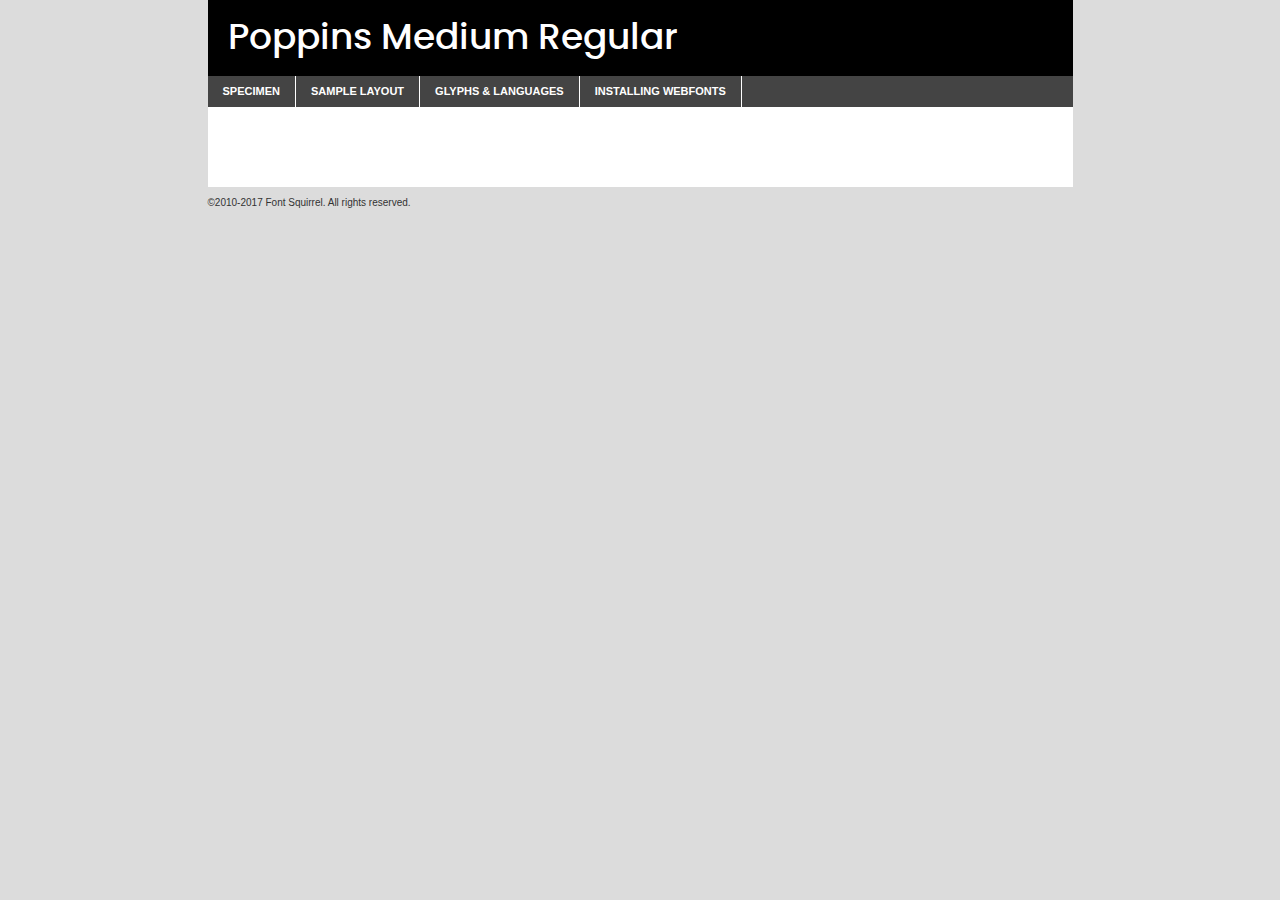
<file: Atividades/A4/components/fonts/poppins-medium-demo.html>
<!DOCTYPE html PUBLIC "-//W3C//DTD XHTML 1.0 Transitional//EN"
	"http://www.w3.org/TR/xhtml1/DTD/xhtml1-transitional.dtd">

<html xmlns="http://www.w3.org/1999/xhtml" xml:lang="en" lang="en">
<head>
	<meta http-equiv="Content-Type" content="text/html; charset=utf-8" />
	<script src="http://ajax.googleapis.com/ajax/libs/jquery/1.7.2/jquery.min.js" type="text/javascript" charset="utf-8"></script>
	<script type="text/javascript">
	(function($){$.fn.easyTabs=function(option){var param=jQuery.extend({fadeSpeed:"fast",defaultContent:1,activeClass:'active'},option);$(this).each(function(){var thisId="#"+this.id;if(param.defaultContent==''){param.defaultContent=1;}
	if(typeof param.defaultContent=="number")
	{var defaultTab=$(thisId+" .tabs li:eq("+(param.defaultContent-1)+") a").attr('href').substr(1);}else{var defaultTab=param.defaultContent;}
	$(thisId+" .tabs li a").each(function(){var tabToHide=$(this).attr('href').substr(1);$("#"+tabToHide).addClass('easytabs-tab-content');});hideAll();changeContent(defaultTab);function hideAll(){$(thisId+" .easytabs-tab-content").hide();}
	function changeContent(tabId){hideAll();$(thisId+" .tabs li").removeClass(param.activeClass);$(thisId+" .tabs li a[href=#"+tabId+"]").closest('li').addClass(param.activeClass);if(param.fadeSpeed!="none")
	{$(thisId+" #"+tabId).fadeIn(param.fadeSpeed);}else{$(thisId+" #"+tabId).show();}}
	$(thisId+" .tabs li").click(function(){var tabId=$(this).find('a').attr('href').substr(1);changeContent(tabId);return false;});});}})(jQuery);
	</script>
	<link rel="stylesheet" href="specimen_files/specimen_stylesheet.css" type="text/css" charset="utf-8" />
	<link rel="stylesheet" href="stylesheet.css" type="text/css" charset="utf-8" />

	<style type="text/css">
					body{
				font-family: 'poppinsmedium';
							}
		</style>

	<title>Poppins Medium Regular Specimen</title>
	
	
	<script type="text/javascript" charset="utf-8">
		$(document).ready(function() {
			$('#container').easyTabs({defaultContent:1});
		});
	</script>
</head>

<body>
<div id="container">
	<div id="header">
		Poppins Medium Regular	</div>
	<ul class="tabs">
		<li><a href="#specimen">Specimen</a></li>
		<li><a href="#layout">Sample Layout</a></li>
				<li><a href="#glyphs">Glyphs &amp; Languages</a></li>
		<li><a href="#installing">Installing Webfonts</a></li>
		
	</ul>
	
	<div id="main_content">

		
			<div id="specimen">
		
				<div class="section">
					<div class="grid12 firstcol">
						<div class="huge">AaBb</div>
					</div>
				</div>
		
				<div class="section">
					<div class="glyph_range">A&#x200B;B&#x200b;C&#x200b;D&#x200b;E&#x200b;F&#x200b;G&#x200b;H&#x200b;I&#x200b;J&#x200b;K&#x200b;L&#x200b;M&#x200b;N&#x200b;O&#x200b;P&#x200b;Q&#x200b;R&#x200b;S&#x200b;T&#x200b;U&#x200b;V&#x200b;W&#x200b;X&#x200b;Y&#x200b;Z&#x200b;a&#x200b;b&#x200b;c&#x200b;d&#x200b;e&#x200b;f&#x200b;g&#x200b;h&#x200b;i&#x200b;j&#x200b;k&#x200b;l&#x200b;m&#x200b;n&#x200b;o&#x200b;p&#x200b;q&#x200b;r&#x200b;s&#x200b;t&#x200b;u&#x200b;v&#x200b;w&#x200b;x&#x200b;y&#x200b;z&#x200b;1&#x200b;2&#x200b;3&#x200b;4&#x200b;5&#x200b;6&#x200b;7&#x200b;8&#x200b;9&#x200b;0&#x200b;&amp;&#x200b;.&#x200b;,&#x200b;?&#x200b;!&#x200b;&#64;&#x200b;(&#x200b;)&#x200b;#&#x200b;$&#x200b;%&#x200b;*&#x200b;+&#x200b;-&#x200b;=&#x200b;:&#x200b;;</div>
				</div>
				<div class="section">
					<div class="grid12 firstcol">
						<table class="sample_table">
							<tr><td>10</td><td class="size10">abcdefghijklmnopqrstuvwxyzABCDEFGHIJKLMNOPQRSTUVWXYZ0123456789abcdefghijklmnopqrstuvwxyzABCDEFGHIJKLMNOPQRSTUVWXYZ0123456789abcdefghijklmnopqrstuvwxyzABCDEFGHIJKLMNOPQRSTUVWXYZ</td></tr>
							<tr><td>11</td><td class="size11">abcdefghijklmnopqrstuvwxyzABCDEFGHIJKLMNOPQRSTUVWXYZ0123456789abcdefghijklmnopqrstuvwxyzABCDEFGHIJKLMNOPQRSTUVWXYZ0123456789abcdefghijklmnopqrstuvwxyzABCDEFGHIJKLMNOPQRSTUVWXYZ</td></tr>
							<tr><td>12</td><td class="size12">abcdefghijklmnopqrstuvwxyzABCDEFGHIJKLMNOPQRSTUVWXYZ0123456789abcdefghijklmnopqrstuvwxyzABCDEFGHIJKLMNOPQRSTUVWXYZ0123456789abcdefghijklmnopqrstuvwxyzABCDEFGHIJKLMNOPQRSTUVWXYZ</td></tr>
							<tr><td>13</td><td class="size13">abcdefghijklmnopqrstuvwxyzABCDEFGHIJKLMNOPQRSTUVWXYZ0123456789abcdefghijklmnopqrstuvwxyzABCDEFGHIJKLMNOPQRSTUVWXYZ0123456789abcdefghijklmnopqrstuvwxyzABCDEFGHIJKLMNOPQRSTUVWXYZ</td></tr>
							<tr><td>14</td><td class="size14">abcdefghijklmnopqrstuvwxyzABCDEFGHIJKLMNOPQRSTUVWXYZ0123456789abcdefghijklmnopqrstuvwxyzABCDEFGHIJKLMNOPQRSTUVWXYZ0123456789abcdefghijklmnopqrstuvwxyzABCDEFGHIJKLMNOPQRSTUVWXYZ</td></tr>
							<tr><td>16</td><td class="size16">abcdefghijklmnopqrstuvwxyzABCDEFGHIJKLMNOPQRSTUVWXYZ0123456789abcdefghijklmnopqrstuvwxyzABCDEFGHIJKLMNOPQRSTUVWXYZ</td></tr>
							<tr><td>18</td><td class="size18">abcdefghijklmnopqrstuvwxyzABCDEFGHIJKLMNOPQRSTUVWXYZ0123456789abcdefghijklmnopqrstuvwxyzABCDEFGHIJKLMNOPQRSTUVWXYZ</td></tr>
							<tr><td>20</td><td class="size20">abcdefghijklmnopqrstuvwxyzABCDEFGHIJKLMNOPQRSTUVWXYZ0123456789abcdefghijklmnopqrstuvwxyzABCDEFGHIJKLMNOPQRSTUVWXYZ</td></tr>
							<tr><td>24</td><td class="size24">abcdefghijklmnopqrstuvwxyzABCDEFGHIJKLMNOPQRSTUVWXYZ0123456789abcdefghijklmnopqrstuvwxyzABCDEFGHIJKLMNOPQRSTUVWXYZ</td></tr>
							<tr><td>30</td><td class="size30">abcdefghijklmnopqrstuvwxyzABCDEFGHIJKLMNOPQRSTUVWXYZ0123456789abcdefghijklmnopqrstuvwxyzABCDEFGHIJKLMNOPQRSTUVWXYZ</td></tr>
							<tr><td>36</td><td class="size36">abcdefghijklmnopqrstuvwxyzABCDEFGHIJKLMNOPQRSTUVWXYZ0123456789abcdefghijklmnopqrstuvwxyzABCDEFGHIJKLMNOPQRSTUVWXYZ</td></tr>
							<tr><td>48</td><td class="size48">abcdefghijklmnopqrstuvwxyzABCDEFGHIJKLMNOPQRSTUVWXYZ0123456789abcdefghijklmnopqrstuvwxyzABCDEFGHIJKLMNOPQRSTUVWXYZ</td></tr>
							<tr><td>60</td><td class="size60">abcdefghijklmnopqrstuvwxyzABCDEFGHIJKLMNOPQRSTUVWXYZ0123456789abcdefghijklmnopqrstuvwxyzABCDEFGHIJKLMNOPQRSTUVWXYZ</td></tr>
							<tr><td>72</td><td class="size72">abcdefghijklmnopqrstuvwxyzABCDEFGHIJKLMNOPQRSTUVWXYZ0123456789abcdefghijklmnopqrstuvwxyzABCDEFGHIJKLMNOPQRSTUVWXYZ</td></tr>
							<tr><td>90</td><td class="size90">abcdefghijklmnopqrstuvwxyzABCDEFGHIJKLMNOPQRSTUVWXYZ0123456789abcdefghijklmnopqrstuvwxyzABCDEFGHIJKLMNOPQRSTUVWXYZ</td></tr>
						</table>
				
					</div>
			
				</div>
		
		
		
								<div class="section" id="bodycomparison">


										<div id="xheight">
				<div class="fontbody">&#x25FC;&#x25FC;&#x25FC;&#x25FC;&#x25FC;&#x25FC;&#x25FC;&#x25FC;&#x25FC;&#x25FC;&#x25FC;&#x25FC;&#x25FC;&#x25FC;&#x25FC;&#x25FC;&#x25FC;&#x25FC;&#x25FC;&#x25FC;&#x25FC;&#x25FC;&#x25FC;&#x25FC;&#x25FC;&#x25FC;&#x25FC;&#x25FC;&#x25FC;&#x25FC;&#x25FC;&#x25FC;&#x25FC;&#x25FC;&#x25FC;&#x25FC;&#x25FC;&#x25FC;&#x25FC;&#x25FC;&#x25FC;&#x25FC;&#x25FC;&#x25FC;&#x25FC;&#x25FC;&#x25FC;&#x25FC;&#x25FC;&#x25FC;&#x25FC;&#x25FC;&#x25FC;&#x25FC;&#x25FC;&#x25FC;&#x25FC;&#x25FC;&#x25FC;&#x25FC;&#x25FC;&#x25FC;&#x25FC;&#x25FC;&#x25FC;&#x25FC;&#x25FC;&#x25FC;&#x25FC;&#x25FC;&#x25FC;&#x25FC;&#x25FC;&#x25FC;&#x25FC;&#x25FC;&#x25FC;&#x25FC;&#x25FC;&#x25FC;&#x25FC;&#x25FC;&#x25FC;&#x25FC;&#x25FC;&#x25FC;&#x25FC;&#x25FC;&#x25FC;&#x25FC;&#x25FC;&#x25FC;&#x25FC;&#x25FC;&#x25FC;&#x25FC;&#x25FC;&#x25FC;&#x25FC;body</div><div class="arialbody">body</div><div class="verdanabody">body</div><div class="georgiabody">body</div></div>
										<div class="fontbody" style="z-index:1">
											body<span>Poppins Medium Regular</span>
										</div>
										<div class="arialbody" style="z-index:1">
											body<span>Arial</span>
										</div>
										<div class="verdanabody" style="z-index:1">
											body<span>Verdana</span>
										</div>
										<div class="georgiabody" style="z-index:1">
											body<span>Georgia</span>
										</div>



								</div>
		
		
				<div class="section psample psample_row1" id="">
					
					<div class="grid2 firstcol">
						<p class="size10"><span>10.</span>Aenean lacinia bibendum nulla sed consectetur. Fusce dapibus, tellus ac cursus commodo, tortor mauris condimentum nibh, ut fermentum massa justo sit amet risus. Nullam id dolor id nibh ultricies vehicula ut id elit. Cum sociis natoque penatibus et magnis dis parturient montes, nascetur ridiculus mus. Nulla vitae elit libero, a pharetra augue.</p>
			
					</div>
					<div class="grid3">
						<p class="size11"><span>11.</span>Aenean lacinia bibendum nulla sed consectetur. Fusce dapibus, tellus ac cursus commodo, tortor mauris condimentum nibh, ut fermentum massa justo sit amet risus. Nullam id dolor id nibh ultricies vehicula ut id elit. Cum sociis natoque penatibus et magnis dis parturient montes, nascetur ridiculus mus. Nulla vitae elit libero, a pharetra augue.</p>
			
					</div>
					<div class="grid3">
						<p class="size12"><span>12.</span>Aenean lacinia bibendum nulla sed consectetur. Fusce dapibus, tellus ac cursus commodo, tortor mauris condimentum nibh, ut fermentum massa justo sit amet risus. Nullam id dolor id nibh ultricies vehicula ut id elit. Cum sociis natoque penatibus et magnis dis parturient montes, nascetur ridiculus mus. Nulla vitae elit libero, a pharetra augue.</p>
			
					</div>
					<div class="grid4">
						<p class="size13"><span>13.</span>Aenean lacinia bibendum nulla sed consectetur. Fusce dapibus, tellus ac cursus commodo, tortor mauris condimentum nibh, ut fermentum massa justo sit amet risus. Nullam id dolor id nibh ultricies vehicula ut id elit. Cum sociis natoque penatibus et magnis dis parturient montes, nascetur ridiculus mus. Nulla vitae elit libero, a pharetra augue.</p>
			
					</div>
					<div class="white_blend"></div>
					
				</div>
				<div class="section psample psample_row2" id="">
					<div class="grid3 firstcol">
						<p class="size14"><span>14.</span>Aenean lacinia bibendum nulla sed consectetur. Fusce dapibus, tellus ac cursus commodo, tortor mauris condimentum nibh, ut fermentum massa justo sit amet risus. Nullam id dolor id nibh ultricies vehicula ut id elit. Cum sociis natoque penatibus et magnis dis parturient montes, nascetur ridiculus mus. Nulla vitae elit libero, a pharetra augue.</p>
			
					</div>
					<div class="grid4">
						<p class="size16"><span>16.</span>Aenean lacinia bibendum nulla sed consectetur. Fusce dapibus, tellus ac cursus commodo, tortor mauris condimentum nibh, ut fermentum massa justo sit amet risus. Nullam id dolor id nibh ultricies vehicula ut id elit. Cum sociis natoque penatibus et magnis dis parturient montes, nascetur ridiculus mus. Nulla vitae elit libero, a pharetra augue.</p>
			
					</div>
					<div class="grid5">
						<p class="size18"><span>18.</span>Aenean lacinia bibendum nulla sed consectetur. Fusce dapibus, tellus ac cursus commodo, tortor mauris condimentum nibh, ut fermentum massa justo sit amet risus. Nullam id dolor id nibh ultricies vehicula ut id elit. Cum sociis natoque penatibus et magnis dis parturient montes, nascetur ridiculus mus. Nulla vitae elit libero, a pharetra augue.</p>
			
					</div>

					<div class="white_blend"></div>

				</div>
				
				<div class="section psample psample_row3" id="">
					<div class="grid5 firstcol">
						<p class="size20"><span>20.</span>Aenean lacinia bibendum nulla sed consectetur. Fusce dapibus, tellus ac cursus commodo, tortor mauris condimentum nibh, ut fermentum massa justo sit amet risus. Nullam id dolor id nibh ultricies vehicula ut id elit. Cum sociis natoque penatibus et magnis dis parturient montes, nascetur ridiculus mus. Nulla vitae elit libero, a pharetra augue.</p>
					</div>
					<div class="grid7">
						<p class="size24"><span>24.</span>Aenean lacinia bibendum nulla sed consectetur. Fusce dapibus, tellus ac cursus commodo, tortor mauris condimentum nibh, ut fermentum massa justo sit amet risus. Nullam id dolor id nibh ultricies vehicula ut id elit. Cum sociis natoque penatibus et magnis dis parturient montes, nascetur ridiculus mus. Nulla vitae elit libero, a pharetra augue.</p>
					</div>
					
					<div class="white_blend"></div>
					
				</div>
				
				<div class="section psample psample_row4" id="">
					<div class="grid12 firstcol">
						<p class="size30"><span>30.</span>Aenean lacinia bibendum nulla sed consectetur. Fusce dapibus, tellus ac cursus commodo, tortor mauris condimentum nibh, ut fermentum massa justo sit amet risus. Nullam id dolor id nibh ultricies vehicula ut id elit. Cum sociis natoque penatibus et magnis dis parturient montes, nascetur ridiculus mus. Nulla vitae elit libero, a pharetra augue.</p>
					</div>
					<div class="white_blend"></div>
					
				</div>
				
				
				
				<div class="section psample psample_row1 fullreverse">
					<div class="grid2 firstcol">
						<p class="size10"><span>10.</span>Aenean lacinia bibendum nulla sed consectetur. Fusce dapibus, tellus ac cursus commodo, tortor mauris condimentum nibh, ut fermentum massa justo sit amet risus. Nullam id dolor id nibh ultricies vehicula ut id elit. Cum sociis natoque penatibus et magnis dis parturient montes, nascetur ridiculus mus. Nulla vitae elit libero, a pharetra augue.</p>
			
					</div>
					<div class="grid3">
						<p class="size11"><span>11.</span>Aenean lacinia bibendum nulla sed consectetur. Fusce dapibus, tellus ac cursus commodo, tortor mauris condimentum nibh, ut fermentum massa justo sit amet risus. Nullam id dolor id nibh ultricies vehicula ut id elit. Cum sociis natoque penatibus et magnis dis parturient montes, nascetur ridiculus mus. Nulla vitae elit libero, a pharetra augue.</p>
			
					</div>
					<div class="grid3">
						<p class="size12"><span>12.</span>Aenean lacinia bibendum nulla sed consectetur. Fusce dapibus, tellus ac cursus commodo, tortor mauris condimentum nibh, ut fermentum massa justo sit amet risus. Nullam id dolor id nibh ultricies vehicula ut id elit. Cum sociis natoque penatibus et magnis dis parturient montes, nascetur ridiculus mus. Nulla vitae elit libero, a pharetra augue.</p>
			
					</div>
					<div class="grid4">
						<p class="size13"><span>13.</span>Aenean lacinia bibendum nulla sed consectetur. Fusce dapibus, tellus ac cursus commodo, tortor mauris condimentum nibh, ut fermentum massa justo sit amet risus. Nullam id dolor id nibh ultricies vehicula ut id elit. Cum sociis natoque penatibus et magnis dis parturient montes, nascetur ridiculus mus. Nulla vitae elit libero, a pharetra augue.</p>
			
					</div>
					<div class="black_blend"></div>
					
				</div>
				
				<div class="section psample psample_row2 fullreverse">
					<div class="grid3 firstcol">
						<p class="size14"><span>14.</span>Aenean lacinia bibendum nulla sed consectetur. Fusce dapibus, tellus ac cursus commodo, tortor mauris condimentum nibh, ut fermentum massa justo sit amet risus. Nullam id dolor id nibh ultricies vehicula ut id elit. Cum sociis natoque penatibus et magnis dis parturient montes, nascetur ridiculus mus. Nulla vitae elit libero, a pharetra augue.</p>
			
					</div>
					<div class="grid4">
						<p class="size16"><span>16.</span>Aenean lacinia bibendum nulla sed consectetur. Fusce dapibus, tellus ac cursus commodo, tortor mauris condimentum nibh, ut fermentum massa justo sit amet risus. Nullam id dolor id nibh ultricies vehicula ut id elit. Cum sociis natoque penatibus et magnis dis parturient montes, nascetur ridiculus mus. Nulla vitae elit libero, a pharetra augue.</p>
			
					</div>
					<div class="grid5">
						<p class="size18"><span>18.</span>Aenean lacinia bibendum nulla sed consectetur. Fusce dapibus, tellus ac cursus commodo, tortor mauris condimentum nibh, ut fermentum massa justo sit amet risus. Nullam id dolor id nibh ultricies vehicula ut id elit. Cum sociis natoque penatibus et magnis dis parturient montes, nascetur ridiculus mus. Nulla vitae elit libero, a pharetra augue.</p>
			
					</div>
					<div class="black_blend"></div>

				</div>
				
				<div class="section psample fullreverse psample_row3" id="">
					<div class="grid5 firstcol">
						<p class="size20"><span>20.</span>Aenean lacinia bibendum nulla sed consectetur. Fusce dapibus, tellus ac cursus commodo, tortor mauris condimentum nibh, ut fermentum massa justo sit amet risus. Nullam id dolor id nibh ultricies vehicula ut id elit. Cum sociis natoque penatibus et magnis dis parturient montes, nascetur ridiculus mus. Nulla vitae elit libero, a pharetra augue.</p>
					</div>
					<div class="grid7">
						<p class="size24"><span>24.</span>Aenean lacinia bibendum nulla sed consectetur. Fusce dapibus, tellus ac cursus commodo, tortor mauris condimentum nibh, ut fermentum massa justo sit amet risus. Nullam id dolor id nibh ultricies vehicula ut id elit. Cum sociis natoque penatibus et magnis dis parturient montes, nascetur ridiculus mus. Nulla vitae elit libero, a pharetra augue.</p>
					</div>
					
					<div class="black_blend"></div>
					
				</div>
				
				<div class="section psample fullreverse psample_row4" id="" style="border-bottom: 20px #000 solid;">
					<div class="grid12 firstcol">
						<p class="size30"><span>30.</span>Aenean lacinia bibendum nulla sed consectetur. Fusce dapibus, tellus ac cursus commodo, tortor mauris condimentum nibh, ut fermentum massa justo sit amet risus. Nullam id dolor id nibh ultricies vehicula ut id elit. Cum sociis natoque penatibus et magnis dis parturient montes, nascetur ridiculus mus. Nulla vitae elit libero, a pharetra augue.</p>
					</div>
					<div class="black_blend"></div>
					
				</div>
				
				
				
				
			</div>
			
			<div id="layout">
				
				<div class="section">
					
					<div class="grid12 firstcol">
						<h1>Lorem Ipsum Dolor</h1>
						<h2>Etiam porta sem malesuada magna mollis euismod</h2>
						
						<p class="byline">By <a href="#link">Aenean Lacinia</a></p>
					</div>
				</div>
				<div class="section">
					<div class="grid8 firstcol">
						<p class="large">Donec sed odio dui. Morbi leo risus, porta ac consectetur ac, vestibulum at eros. Fusce dapibus, tellus ac cursus commodo, tortor mauris condimentum nibh, ut fermentum massa justo sit amet risus. </p>

						
						<h3>Pellentesque ornare sem</h3>

						<p>Maecenas sed diam eget risus varius blandit sit amet non magna. Maecenas faucibus mollis interdum. Donec ullamcorper nulla non metus auctor fringilla. Nullam id dolor id nibh ultricies vehicula ut id elit. Nullam id dolor id nibh ultricies vehicula ut id elit. </p>

						<p>Aenean eu leo quam. Pellentesque ornare sem lacinia quam venenatis vestibulum. Lorem ipsum dolor sit amet, consectetur adipiscing elit. Cum sociis natoque penatibus et magnis dis parturient montes, nascetur ridiculus mus. </p>

						<p>Nulla vitae elit libero, a pharetra augue. Praesent commodo cursus magna, vel scelerisque nisl consectetur et. Aenean lacinia bibendum nulla sed consectetur. </p>

						<p>Nullam quis risus eget urna mollis ornare vel eu leo. Nullam quis risus eget urna mollis ornare vel eu leo. Maecenas sed diam eget risus varius blandit sit amet non magna. Donec ullamcorper nulla non metus auctor fringilla. </p>

						<h3>Cras mattis consectetur</h3>

						<p>Aenean eu leo quam. Pellentesque ornare sem lacinia quam venenatis vestibulum. Aenean lacinia bibendum nulla sed consectetur. Integer posuere erat a ante venenatis dapibus posuere velit aliquet. Cras mattis consectetur purus sit amet fermentum. </p>

						<p>Nullam id dolor id nibh ultricies vehicula ut id elit. Nullam quis risus eget urna mollis ornare vel eu leo. Cras mattis consectetur purus sit amet fermentum.</p>
					</div>
					
					<div class="grid4 sidebar">
						
						<div class="box reverse">
							<p class="last">Nullam quis risus eget urna mollis ornare vel eu leo. Donec ullamcorper nulla non metus auctor fringilla. Cras mattis consectetur purus sit amet fermentum. Sed posuere consectetur est at lobortis. Lorem ipsum dolor sit amet, consectetur adipiscing elit. </p>
						</div>
						
						<p class="caption">Maecenas sed diam eget risus varius.</p>

						<p>Vestibulum id ligula porta felis euismod semper. Integer posuere erat a ante venenatis dapibus posuere velit aliquet. Vestibulum id ligula porta felis euismod semper. Sed posuere consectetur est at lobortis. Maecenas sed diam eget risus varius blandit sit amet non magna. Fusce dapibus, tellus ac cursus commodo, tortor mauris condimentum nibh, ut fermentum massa justo sit amet risus. </p>

					

						<p>Duis mollis, est non commodo luctus, nisi erat porttitor ligula, eget lacinia odio sem nec elit. Aenean lacinia bibendum nulla sed consectetur. Vivamus sagittis lacus vel augue laoreet rutrum faucibus dolor auctor. Aenean lacinia bibendum nulla sed consectetur. Nullam quis risus eget urna mollis ornare vel eu leo. </p>

						<p>Praesent commodo cursus magna, vel scelerisque nisl consectetur et. Donec ullamcorper nulla non metus auctor fringilla. Maecenas faucibus mollis interdum. Fusce dapibus, tellus ac cursus commodo, tortor mauris condimentum nibh, ut fermentum massa justo sit amet risus. </p>

					</div>
				</div>
				
			</div>


			



		<div id="glyphs">
			<div class="section">
				<div class="grid12 firstcol">
			
				<h1>Language Support</h1>
				<p>The subset of Poppins Medium Regular in this kit supports the following languages:<br />
			
					Albanian, Basque, Breton, Chamorro, Danish, Dutch, English, Faroese, Finnish, French, Frisian, Galician, German, Icelandic, Italian, Malagasy, Norwegian, Portuguese, Spanish, Alsatian, Aragonese, Arapaho, Arrernte, Asturian, Aymara, Bislama, Cebuano, Corsican, Fijian, French_creole, Genoese, Gilbertese, Greenlandic, Haitian_creole, Hiligaynon, Hmong, Hopi, Ibanag, Iloko_ilokano, Indonesian, Interglossa_glosa, Interlingua, Irish_gaelic, Jerriais, Lojban, Lombard, Luxembourgeois, Manx, Mohawk, Norfolk_pitcairnese, Occitan, Oromo, Pangasinan, Papiamento, Piedmontese, Potawatomi, Rhaeto-romance, Romansh, Rotokas, Sami_lule, Samoan, Sardinian, Scots_gaelic, Seychelles_creole, Shona, Sicilian, Somali, Southern_ndebele, Swahili, Swati_swazi, Tagalog_filipino_pilipino, Tetum, Tok_pisin, Uyghur_latinized, Volapuk, Walloon, Warlpiri, Xhosa, Yapese, Zulu, Latinbasic, Ubasic, Demo				</p>
				<h1>Glyph Chart</h1>
				<p>The subset of Poppins Medium Regular in this kit includes all the glyphs listed below. Unicode entities are included above each glyph to help you insert individual characters into your layout.</p>
				<div id="glyph_chart">
			
																														 <div><p>&amp;#13;</p>&#13;</div>
																				 <div><p>&amp;#32;</p>&#32;</div>
																				 <div><p>&amp;#33;</p>&#33;</div>
																				 <div><p>&amp;#34;</p>&#34;</div>
																				 <div><p>&amp;#35;</p>&#35;</div>
																				 <div><p>&amp;#36;</p>&#36;</div>
																				 <div><p>&amp;#37;</p>&#37;</div>
																				 <div><p>&amp;#38;</p>&#38;</div>
																				 <div><p>&amp;#39;</p>&#39;</div>
																				 <div><p>&amp;#40;</p>&#40;</div>
																				 <div><p>&amp;#41;</p>&#41;</div>
																				 <div><p>&amp;#42;</p>&#42;</div>
																				 <div><p>&amp;#43;</p>&#43;</div>
																				 <div><p>&amp;#44;</p>&#44;</div>
																				 <div><p>&amp;#45;</p>&#45;</div>
																				 <div><p>&amp;#46;</p>&#46;</div>
																				 <div><p>&amp;#47;</p>&#47;</div>
																				 <div><p>&amp;#48;</p>&#48;</div>
																				 <div><p>&amp;#49;</p>&#49;</div>
																				 <div><p>&amp;#50;</p>&#50;</div>
																				 <div><p>&amp;#51;</p>&#51;</div>
																				 <div><p>&amp;#52;</p>&#52;</div>
																				 <div><p>&amp;#53;</p>&#53;</div>
																				 <div><p>&amp;#54;</p>&#54;</div>
																				 <div><p>&amp;#55;</p>&#55;</div>
																				 <div><p>&amp;#56;</p>&#56;</div>
																				 <div><p>&amp;#57;</p>&#57;</div>
																				 <div><p>&amp;#58;</p>&#58;</div>
																				 <div><p>&amp;#59;</p>&#59;</div>
																				 <div><p>&amp;#60;</p>&#60;</div>
																				 <div><p>&amp;#61;</p>&#61;</div>
																				 <div><p>&amp;#62;</p>&#62;</div>
																				 <div><p>&amp;#63;</p>&#63;</div>
																				 <div><p>&amp;#64;</p>&#64;</div>
																				 <div><p>&amp;#65;</p>&#65;</div>
																				 <div><p>&amp;#66;</p>&#66;</div>
																				 <div><p>&amp;#67;</p>&#67;</div>
																				 <div><p>&amp;#68;</p>&#68;</div>
																				 <div><p>&amp;#69;</p>&#69;</div>
																				 <div><p>&amp;#70;</p>&#70;</div>
																				 <div><p>&amp;#71;</p>&#71;</div>
																				 <div><p>&amp;#72;</p>&#72;</div>
																				 <div><p>&amp;#73;</p>&#73;</div>
																				 <div><p>&amp;#74;</p>&#74;</div>
																				 <div><p>&amp;#75;</p>&#75;</div>
																				 <div><p>&amp;#76;</p>&#76;</div>
																				 <div><p>&amp;#77;</p>&#77;</div>
																				 <div><p>&amp;#78;</p>&#78;</div>
																				 <div><p>&amp;#79;</p>&#79;</div>
																				 <div><p>&amp;#80;</p>&#80;</div>
																				 <div><p>&amp;#81;</p>&#81;</div>
																				 <div><p>&amp;#82;</p>&#82;</div>
																				 <div><p>&amp;#83;</p>&#83;</div>
																				 <div><p>&amp;#84;</p>&#84;</div>
																				 <div><p>&amp;#85;</p>&#85;</div>
																				 <div><p>&amp;#86;</p>&#86;</div>
																				 <div><p>&amp;#87;</p>&#87;</div>
																				 <div><p>&amp;#88;</p>&#88;</div>
																				 <div><p>&amp;#89;</p>&#89;</div>
																				 <div><p>&amp;#90;</p>&#90;</div>
																				 <div><p>&amp;#91;</p>&#91;</div>
																				 <div><p>&amp;#92;</p>&#92;</div>
																				 <div><p>&amp;#93;</p>&#93;</div>
																				 <div><p>&amp;#94;</p>&#94;</div>
																				 <div><p>&amp;#95;</p>&#95;</div>
																				 <div><p>&amp;#96;</p>&#96;</div>
																				 <div><p>&amp;#97;</p>&#97;</div>
																				 <div><p>&amp;#98;</p>&#98;</div>
																				 <div><p>&amp;#99;</p>&#99;</div>
																				 <div><p>&amp;#100;</p>&#100;</div>
																				 <div><p>&amp;#101;</p>&#101;</div>
																				 <div><p>&amp;#102;</p>&#102;</div>
																				 <div><p>&amp;#103;</p>&#103;</div>
																				 <div><p>&amp;#104;</p>&#104;</div>
																				 <div><p>&amp;#105;</p>&#105;</div>
																				 <div><p>&amp;#106;</p>&#106;</div>
																				 <div><p>&amp;#107;</p>&#107;</div>
																				 <div><p>&amp;#108;</p>&#108;</div>
																				 <div><p>&amp;#109;</p>&#109;</div>
																				 <div><p>&amp;#110;</p>&#110;</div>
																				 <div><p>&amp;#111;</p>&#111;</div>
																				 <div><p>&amp;#112;</p>&#112;</div>
																				 <div><p>&amp;#113;</p>&#113;</div>
																				 <div><p>&amp;#114;</p>&#114;</div>
																				 <div><p>&amp;#115;</p>&#115;</div>
																				 <div><p>&amp;#116;</p>&#116;</div>
																				 <div><p>&amp;#117;</p>&#117;</div>
																				 <div><p>&amp;#118;</p>&#118;</div>
																				 <div><p>&amp;#119;</p>&#119;</div>
																				 <div><p>&amp;#120;</p>&#120;</div>
																				 <div><p>&amp;#121;</p>&#121;</div>
																				 <div><p>&amp;#122;</p>&#122;</div>
																				 <div><p>&amp;#123;</p>&#123;</div>
																				 <div><p>&amp;#124;</p>&#124;</div>
																				 <div><p>&amp;#125;</p>&#125;</div>
																				 <div><p>&amp;#126;</p>&#126;</div>
																				 <div><p>&amp;#160;</p>&#160;</div>
																				 <div><p>&amp;#161;</p>&#161;</div>
																				 <div><p>&amp;#162;</p>&#162;</div>
																				 <div><p>&amp;#163;</p>&#163;</div>
																				 <div><p>&amp;#164;</p>&#164;</div>
																				 <div><p>&amp;#165;</p>&#165;</div>
																				 <div><p>&amp;#166;</p>&#166;</div>
																				 <div><p>&amp;#167;</p>&#167;</div>
																				 <div><p>&amp;#168;</p>&#168;</div>
																				 <div><p>&amp;#169;</p>&#169;</div>
																				 <div><p>&amp;#170;</p>&#170;</div>
																				 <div><p>&amp;#171;</p>&#171;</div>
																				 <div><p>&amp;#172;</p>&#172;</div>
																				 <div><p>&amp;#173;</p>&#173;</div>
																				 <div><p>&amp;#174;</p>&#174;</div>
																				 <div><p>&amp;#175;</p>&#175;</div>
																				 <div><p>&amp;#176;</p>&#176;</div>
																				 <div><p>&amp;#177;</p>&#177;</div>
																				 <div><p>&amp;#178;</p>&#178;</div>
																				 <div><p>&amp;#179;</p>&#179;</div>
																				 <div><p>&amp;#180;</p>&#180;</div>
																				 <div><p>&amp;#181;</p>&#181;</div>
																				 <div><p>&amp;#182;</p>&#182;</div>
																				 <div><p>&amp;#183;</p>&#183;</div>
																				 <div><p>&amp;#184;</p>&#184;</div>
																				 <div><p>&amp;#185;</p>&#185;</div>
																				 <div><p>&amp;#186;</p>&#186;</div>
																				 <div><p>&amp;#187;</p>&#187;</div>
																				 <div><p>&amp;#188;</p>&#188;</div>
																				 <div><p>&amp;#189;</p>&#189;</div>
																				 <div><p>&amp;#190;</p>&#190;</div>
																				 <div><p>&amp;#191;</p>&#191;</div>
																				 <div><p>&amp;#192;</p>&#192;</div>
																				 <div><p>&amp;#193;</p>&#193;</div>
																				 <div><p>&amp;#194;</p>&#194;</div>
																				 <div><p>&amp;#195;</p>&#195;</div>
																				 <div><p>&amp;#196;</p>&#196;</div>
																				 <div><p>&amp;#197;</p>&#197;</div>
																				 <div><p>&amp;#198;</p>&#198;</div>
																				 <div><p>&amp;#199;</p>&#199;</div>
																				 <div><p>&amp;#200;</p>&#200;</div>
																				 <div><p>&amp;#201;</p>&#201;</div>
																				 <div><p>&amp;#202;</p>&#202;</div>
																				 <div><p>&amp;#203;</p>&#203;</div>
																				 <div><p>&amp;#204;</p>&#204;</div>
																				 <div><p>&amp;#205;</p>&#205;</div>
																				 <div><p>&amp;#206;</p>&#206;</div>
																				 <div><p>&amp;#207;</p>&#207;</div>
																				 <div><p>&amp;#208;</p>&#208;</div>
																				 <div><p>&amp;#209;</p>&#209;</div>
																				 <div><p>&amp;#210;</p>&#210;</div>
																				 <div><p>&amp;#211;</p>&#211;</div>
																				 <div><p>&amp;#212;</p>&#212;</div>
																				 <div><p>&amp;#213;</p>&#213;</div>
																				 <div><p>&amp;#214;</p>&#214;</div>
																				 <div><p>&amp;#215;</p>&#215;</div>
																				 <div><p>&amp;#216;</p>&#216;</div>
																				 <div><p>&amp;#217;</p>&#217;</div>
																				 <div><p>&amp;#218;</p>&#218;</div>
																				 <div><p>&amp;#219;</p>&#219;</div>
																				 <div><p>&amp;#220;</p>&#220;</div>
																				 <div><p>&amp;#221;</p>&#221;</div>
																				 <div><p>&amp;#222;</p>&#222;</div>
																				 <div><p>&amp;#223;</p>&#223;</div>
																				 <div><p>&amp;#224;</p>&#224;</div>
																				 <div><p>&amp;#225;</p>&#225;</div>
																				 <div><p>&amp;#226;</p>&#226;</div>
																				 <div><p>&amp;#227;</p>&#227;</div>
																				 <div><p>&amp;#228;</p>&#228;</div>
																				 <div><p>&amp;#229;</p>&#229;</div>
																				 <div><p>&amp;#230;</p>&#230;</div>
																				 <div><p>&amp;#231;</p>&#231;</div>
																				 <div><p>&amp;#232;</p>&#232;</div>
																				 <div><p>&amp;#233;</p>&#233;</div>
																				 <div><p>&amp;#234;</p>&#234;</div>
																				 <div><p>&amp;#235;</p>&#235;</div>
																				 <div><p>&amp;#236;</p>&#236;</div>
																				 <div><p>&amp;#237;</p>&#237;</div>
																				 <div><p>&amp;#238;</p>&#238;</div>
																				 <div><p>&amp;#239;</p>&#239;</div>
																				 <div><p>&amp;#240;</p>&#240;</div>
																				 <div><p>&amp;#241;</p>&#241;</div>
																				 <div><p>&amp;#242;</p>&#242;</div>
																				 <div><p>&amp;#243;</p>&#243;</div>
																				 <div><p>&amp;#244;</p>&#244;</div>
																				 <div><p>&amp;#245;</p>&#245;</div>
																				 <div><p>&amp;#246;</p>&#246;</div>
																				 <div><p>&amp;#247;</p>&#247;</div>
																				 <div><p>&amp;#248;</p>&#248;</div>
																				 <div><p>&amp;#249;</p>&#249;</div>
																				 <div><p>&amp;#250;</p>&#250;</div>
																				 <div><p>&amp;#251;</p>&#251;</div>
																				 <div><p>&amp;#252;</p>&#252;</div>
																				 <div><p>&amp;#253;</p>&#253;</div>
																				 <div><p>&amp;#254;</p>&#254;</div>
																				 <div><p>&amp;#255;</p>&#255;</div>
																				 <div><p>&amp;#338;</p>&#338;</div>
																				 <div><p>&amp;#339;</p>&#339;</div>
																				 <div><p>&amp;#376;</p>&#376;</div>
																				 <div><p>&amp;#710;</p>&#710;</div>
																				 <div><p>&amp;#732;</p>&#732;</div>
																				 <div><p>&amp;#8192;</p>&#8192;</div>
																				 <div><p>&amp;#8193;</p>&#8193;</div>
																				 <div><p>&amp;#8194;</p>&#8194;</div>
																				 <div><p>&amp;#8195;</p>&#8195;</div>
																				 <div><p>&amp;#8196;</p>&#8196;</div>
																				 <div><p>&amp;#8197;</p>&#8197;</div>
																				 <div><p>&amp;#8198;</p>&#8198;</div>
																				 <div><p>&amp;#8199;</p>&#8199;</div>
																				 <div><p>&amp;#8200;</p>&#8200;</div>
																				 <div><p>&amp;#8201;</p>&#8201;</div>
																				 <div><p>&amp;#8202;</p>&#8202;</div>
																				 <div><p>&amp;#8208;</p>&#8208;</div>
																				 <div><p>&amp;#8209;</p>&#8209;</div>
																				 <div><p>&amp;#8210;</p>&#8210;</div>
																				 <div><p>&amp;#8211;</p>&#8211;</div>
																				 <div><p>&amp;#8212;</p>&#8212;</div>
																				 <div><p>&amp;#8216;</p>&#8216;</div>
																				 <div><p>&amp;#8217;</p>&#8217;</div>
																				 <div><p>&amp;#8218;</p>&#8218;</div>
																				 <div><p>&amp;#8220;</p>&#8220;</div>
																				 <div><p>&amp;#8221;</p>&#8221;</div>
																				 <div><p>&amp;#8222;</p>&#8222;</div>
																				 <div><p>&amp;#8226;</p>&#8226;</div>
																				 <div><p>&amp;#8230;</p>&#8230;</div>
																				 <div><p>&amp;#8239;</p>&#8239;</div>
																				 <div><p>&amp;#8249;</p>&#8249;</div>
																				 <div><p>&amp;#8250;</p>&#8250;</div>
																				 <div><p>&amp;#8287;</p>&#8287;</div>
																				 <div><p>&amp;#8364;</p>&#8364;</div>
																				 <div><p>&amp;#8482;</p>&#8482;</div>
																				 <div><p>&amp;#9724;</p>&#9724;</div>
																				 <div><p>&amp;#64257;</p>&#64257;</div>
																				 <div><p>&amp;#64258;</p>&#64258;</div>
																																																</div>	
				</div>
		
		
			</div>
		</div>
		
		
		<div id="specs">
			
		</div>
	
		<div id="installing">
			<div class="section">
				<div class="grid7 firstcol">
					<h1>Installing Webfonts</h1>
					
					<p>Webfonts are supported by all major browser platforms but not all in the same way. There are currently four different font formats that must be included in order to target all browsers. This includes TTF, WOFF, EOT and SVG.</p>
					
					<h2>1. Upload your webfonts</h2>
					<p>You must upload your webfont kit to your website. They should be in or near the same directory as your CSS files.</p>
					
					<h2>2. Include the webfont stylesheet</h2>
					<p>A special CSS @font-face declaration helps the various browsers select the appropriate font it needs without causing you a bunch of headaches. Learn more about this syntax by reading the <a href="https://www.fontspring.com/blog/further-hardening-of-the-bulletproof-syntax">Fontspring blog post</a> about it. The code for it is as follows:</p>


<code>
@font-face{ 
	font-family: 'MyWebFont';
	src: url('WebFont.eot');
	src: url('WebFont.eot?#iefix') format('embedded-opentype'),
	     url('WebFont.woff') format('woff'),
	     url('WebFont.ttf') format('truetype'),
	     url('WebFont.svg#webfont') format('svg');
}
</code>

	<p>We've already gone ahead and generated the code for you. All you have to do is link to the stylesheet in your HTML, like this:</p>
	<code>&lt;link rel=&quot;stylesheet&quot; href=&quot;stylesheet.css&quot; type=&quot;text/css&quot; charset=&quot;utf-8&quot; /&gt;</code>

					<h2>3. Modify your own stylesheet</h2>
					<p>To take advantage of your new fonts, you must tell your stylesheet to use them. Look at the original @font-face declaration above and find the property called "font-family." The name linked there will be what you use to reference the font. Prepend that webfont name to the font stack in the "font-family" property, inside the selector you want to change. For example:</p>
<code>p { font-family: 'WebFont', Arial, sans-serif; }</code>

<h2>4. Test</h2>
<p>Getting webfonts to work cross-browser <em>can</em> be tricky. Use the information in the sidebar to help you if you find that fonts aren't loading in a particular browser.</p>
				</div>
				
				<div class="grid5 sidebar">
					<div class="box">
						<h2>Troubleshooting<br />Font-Face Problems</h2>
						<p>Having trouble getting your webfonts to load in your new website? Here are some tips to sort out what might be the problem.</p>

						<h3>Fonts not showing in any browser</h3>

						<p>This sounds like you need to work on the plumbing. You either did not upload the fonts to the correct directory, or you did not link the fonts properly in the CSS. If you've confirmed that all this is correct and you still have a problem, take a look at your .htaccess file and see if requests are getting intercepted.</p>

						<h3>Fonts not loading in iPhone or iPad</h3>

						<p>The most common problem here is that you are serving the fonts from an IIS server. IIS refuses to serve files that have unknown MIME types. If that is the case, you must set the MIME type for SVG to "image/svg+xml" in the server settings. Follow these instructions from Microsoft if you need help.</p>

						<h3>Fonts not loading in Firefox</h3>

						<p>The primary reason for this failure? You are still using a version Firefox older than 3.5. So upgrade already! If that isn't it, then you are very likely serving fonts from a different domain. Firefox requires that all font assets be served from the same domain. Lastly it is possible that you need to add WOFF to your list of MIME types (if you are serving via IIS.)</p>

						<h3>Fonts not loading in IE</h3>

						<p>Are you looking at Internet Explorer on an actual Windows machine or are you cheating by using a service like Adobe BrowserLab? Many of these screenshot services do not render @font-face for IE. Best to test it on a real machine.</p>

						<h3>Fonts not loading in IE9</h3>

						<p>IE9, like Firefox, requires that fonts be served from the same domain as the website. Make sure that is the case.</p>
					</div>
				</div>
			</div>
			
		</div>
	
	</div>
	<div id="footer">
		<p>&copy;2010-2017 Font Squirrel. All rights reserved.</p>
	</div>
</div>
</body>
</html>
</file>
<file: trabalho/style.css>
/* Global ===================== */
:root {
    --dark-blue: #363f5f;
    --green: #49AA26;
    --light-green: #3dd705;
    --red: #e92929;

}

* {
    margin: 0;
    padding: 0;
    box-sizing: border-box;
}

html {
    font-size: 93.75%; /* 15px */
}

input[type="checkbox"]{
    z-index: 1;
    position: fixed;
    bottom: 0;
    left: 0;
    width: 10px;
    height: 10px;
    top: 20px;
    left: 20px;
    cursor:pointer;
    -webkit-appearance: none;
}

input[type="checkbox"]:before{
    content: "Dark Mode";
    position:absolute;
    color: #fff;
    background: #000;
    padding: 10px 20px;
}

input[type="checkbox"]:checked:before{
    content: "Light Mode";
    color: #000;
    background: #fff;
}

body {
    background: #f0f2f5;
    font-family:'Poppins', sans-serif;
    transition: background-color 0.5s ease;
}

body.dark-mode {
    background-color: #222;
    color: #fff;
  }

input[type="checkbox"]#modo-noturno:checked ~ body {
    background-color: #222;
    color: #fff;
}

input[type="checkbox"]#modo-noturno:checked ~ header {
    background-color: #303599;
    color: #49AA26;
}

.sr-only {
    position: absolute;
    width: 1px;
    height: 1px;
    padding: 0;
    margin: -1px;
    overflow: hidden;
    clip: rect(0, 0, 0, 0);
    white-space: nowrap;
    border-width: 0;
}

.container {
    width: min(90vw, 800px);
    margin: auto;
}

/* Titles ===================== */
h2 {
    margin-top: 3.2rem;
    margin-bottom: 0.8rem;
    color: var(--dark-blue);

    font-weight: normal;
}

/* Links & Buttons ===================== */
a {
    color: var(--green);
    text-decoration: none;
}

a:hover {
    color: var(--light-green);
}

button {
    width: 100%;
    height: 50px;

    border: none;

    color: white;
    background: var(--green);

    padding: 0;

    border-radius: 0.25rem;

    cursor: pointer;
}

button:hover {
    background: var(--light-green);
}

.button.new {
    display: inline-block;
    margin-bottom: .8rem;
}

.button.cancel {
    color: var(--red);
    border: 2px var(--red) solid;
    border-radius: 0.25rem;

    height: 50px;

    display: flex;
    align-items: center;
    justify-content: center;

    opacity: 0.6;
}

.button.cancel:hover {
    opacity: 1;
}

/* Header ===================== */
header {
    background: #2D4A22;
    padding: 2rem 0 10rem;
    text-align: center;
    transition: background-color 0.5s ease;
}

#logo {
    color: #fff;
    font-weight: 100;
}

/* Balance ===================== */
#balance {
    margin-top: -8rem;
}

#balance h2 {
    color:white;
    margin-top:0;
}

/* Cards ===================== */
.card {
    background: white;
    padding: 1.5rem 2rem;
    border-radius: 0.25rem;

    margin-bottom: 2rem;

    color: var(--dark-blue);
}

.card h3 {
    font-weight: normal;
    font-size: 1rem;

    display: flex;
    align-items: center;
    justify-content: space-between;
}

.card p {
    font-size: 2rem;
    line-height: 3rem;
    white-space:nowrap;
    margin-top: 1rem;
}

.card.total {
    background: var(--green);
    color: white;
    transition: background-color 0.5s ease;
}

/* Table ===================== */
#transaction {
    display: block;
    width: 100%;
    overflow-x: auto;
}
#data-table {
    width: 100%;
    border-spacing: 0 0.5rem;
    color: #969cb3;
}

table thead tr th:first-child, 
table tbody tr td:first-child
{
    border-radius: 0.25rem 0 0 0.25rem;
}

table thead tr th:last-child, 
table tbody tr td:last-child{
    border-radius: 0 0.25rem 0.25rem 0;
}

table thead th {
    background: white;

    font-weight: normal;
    padding: 1rem 2rem;

    text-align: left;
}

table tbody tr {
    opacity: 0.7
}

table tbody tr:hover {
    opacity: 1
}

table tbody td {
    background:white;
    padding: 1rem 2rem;
}

td.description {
    color: var(--dark-blue);
}

td.income {
    color: #12a454;
}

td.expense {
    color: #e92929;
}

/* Modal ===================== */
.modal-overlay {
    width: 100%;
    height: 100%;

    background-color: rgba(0,0,0,0.7);

    position: fixed;
    top: 0;

    display:flex;
    align-items: center;
    justify-content: center;

    opacity: 0;
    visibility: hidden;

    z-index: 999;
}

.modal-overlay.active {
    opacity: 1;
    visibility: visible;
}

.modal {
    background: #F0F2f5;
    padding: 2.4rem;

    position: relative;
    z-index: 1;
}


/* Form ===================== */
#form {
    max-width: 500px;
}

#form h2 {
    margin-top: 0;
}

input {
    border: none;
    border-radius: 0.2rem;

    padding: 0.8rem;

    width: 100%;
}

.input-group {
    margin-top: 0.8rem;
}

.input-group .help{
    opacity: 0.4;
}

.input-group.actions {
    display: flex;
    justify-content: space-between;
    align-items: center;
}

.input-group.actions .button,
.input-group.actions button {
    width: 48%;
}


/* Footer ===================== */
footer {
    text-align: center;
    padding: 4rem 0 2rem;
    color: darkgreen;

    opacity: 0.6;
}


/* Responsive ===================== */
@media (min-width: 800px) {
    html {
        font-size: 87.5%;
    }

    #balance {
        display: grid;
        grid-template-columns: repeat(3, 1fr);
        gap: 2rem;
    }
}
</file>
<file: Atividades/A11/style.css>
.container {
    max-width: 600px;
    margin: 0 auto;
    padding: 20px;
    text-align: center;
  }
</file>
<file: Atividades/A6/style.css>
@import url('https://fonts.googleapis.com/css2?family=Poppins:wght@200;300&display=swap');

*
{
    margin:0;
    padding:0;
    box-sizing: border-box;
    outline:none;
    font-family: 'Poppins', sans-serif;

}

input[type="checkbox"]
{
    position:fixed;
    z-index: 1;
    top: 40px;
    right: 100px;
    cursor: pointer;
    -webkit-appearance: none;
}

input[type="checkbox"]:before
{
    content:'Dark';
    color:#fff;
    background: #000;
    padding: 10px 20px;
}

input[type="checkbox"]:checked:before
{
    content:'Light';
    color:#000;
    background: #fff;

}

input[type="checkbox"]:checked ~ *
{
    filter: invert(1);

}

section{

    position:absolute;
    top:0;
    left:0;
    background: #fff;
    min-height: 100vh;
    padding: 80px 100px;

}

section img{

    max-width: 400px;
    float:left;
    margin: 10px 20px 10px 0;
    filter: inherit;

}
</file>
<file: Atividades/A7/style.css>
header {
  background-color: #1c1c1c;
  color: #fff;
  padding: 20px;
}

h1 {
  margin: 0;
  font-size: 2.5rem;
}

nav {
  background-color: #333;
}

ul {
  list-style: none;
  margin: 0;
  padding: 0;
  display: flex;
}

li {
  margin-right: 20px;
}

li:last-child {
  margin-right: 0;
}

a {
  display: block;
  padding: 10px;
  color: #fff;
  text-decoration: none;
  font-weight: bold;
  transition: background-color 0.3s ease;
}

a:hover {
  background-color: #555;
}

section {
  margin: 50px 0;
}

h2 {
  font-size: 2rem;
  margin-bottom: 20px;
}

p {
  font-size: 1.1rem;
  line-height: 1.5;
}

.link{
  text-decoration: none;
  color: inherit; 
  background-color: transparent;
  font-weight: normal;
}


footer {
  background-color: #1c1c1c;
  color: #fff;
  padding: 20px;
  text-align: center;
}
</file>
<file: Atividades/A4/components/fonts/stylesheet.css>
/*! Generated by Font Squirrel (https://www.fontsquirrel.com) on May 19, 2021 */



@font-face {
    font-family: 'poppinsblack';
    src: url('poppins-black-webfont.woff2') format('woff2'),
         url('poppins-black-webfont.woff') format('woff');
    font-weight: normal;
    font-style: normal;

}




@font-face {
    font-family: 'poppinsbold';
    src: url('poppins-bold-webfont.woff2') format('woff2'),
         url('poppins-bold-webfont.woff') format('woff');
    font-weight: normal;
    font-style: normal;

}




@font-face {
    font-family: 'poppinslight';
    src: url('poppins-light-webfont.woff2') format('woff2'),
         url('poppins-light-webfont.woff') format('woff');
    font-weight: normal;
    font-style: normal;

}




@font-face {
    font-family: 'poppinsmedium';
    src: url('poppins-medium-webfont.woff2') format('woff2'),
         url('poppins-medium-webfont.woff') format('woff');
    font-weight: normal;
    font-style: normal;

}




@font-face {
    font-family: 'poppinsregular';
    src: url('poppins-regular-webfont.woff2') format('woff2'),
         url('poppins-regular-webfont.woff') format('woff');
    font-weight: normal;
    font-style: normal;

}




@font-face {
    font-family: 'poppinssemibold';
    src: url('poppins-semibold-webfont.woff2') format('woff2'),
         url('poppins-semibold-webfont.woff') format('woff');
    font-weight: normal;
    font-style: normal;

}
</file>
<file: Atividades/A4/components/fonts/specimen_files/specimen_stylesheet.css>
@import url('grid_12-825-55-15.css');

/*  
	CSS Reset by Eric Meyer - Released under Public Domain
    http://meyerweb.com/eric/tools/css/reset/
*/
html, body, div, span, applet, object, iframe,
h1, h2, h3, h4, h5, h6, p, blockquote, pre,
a, abbr, acronym, address, big, cite, code,
del, dfn, em, font, img, ins, kbd, q, s, samp,
small, strike, strong, sub, sup, tt, var,
b, u, i, center, dl, dt, dd, ol, ul, li,
fieldset, form, label, legend, table, 
caption, tbody, tfoot, thead, tr, th, td 
                  {margin: 0;padding: 0;border: 0;outline: 0;
                  font-size: 100%;vertical-align: baseline;
                  background: transparent;}
body              {line-height: 1;}
ol, ul            {list-style: none;}
blockquote, q     {quotes: none;}
blockquote:before, blockquote:after,
q:before, q:after {content: '';	content: none;}
:focus            {outline: 0;}
ins               {text-decoration: none;}
del               {text-decoration: line-through;}
table             {border-collapse: collapse;border-spacing: 0;}




body {
	color: #000;
	background-color: #dcdcdc;
}

a {
	text-decoration: none;
	color: #1883ba;
}

h1{
	font-size: 32px;
	font-weight: normal;
	font-style: normal;
	margin-bottom: 18px;
}

h2{
	font-size: 18px;
}

#container {
	width: 865px;
	margin: 0px auto;
}


#header {
	padding: 20px;
	font-size: 36px;
	background-color: #000;
	color: #fff;
}

#header span {
	color: #666;
}
#main_content {
	background-color: #fff;
	padding: 60px 20px 20px;
}


#footer p {
	margin: 0;
	padding-top: 10px;
	padding-bottom: 50px;
	color: #333;
	font: 10px Arial, sans-serif;
}

.tabs {
	width: 100%;
	height: 31px;
	background-color: #444;
}
.tabs li {
	float:  left;
	margin: 0;
	overflow: hidden;
	background-color: #444;
}
.tabs li a {
	display: block;
	color: #fff;
	text-decoration: none;
	font: bold 11px/11px 'Arial';
	text-transform: uppercase;
	padding: 10px 15px;
	border-right: 1px solid #fff;
}

.tabs li a:hover {
		background-color: #00b3ff;

}

.tabs li.active a {
	color:  #000;
	background-color: #fff;
}



div.huge {
	
	font-size: 300px;
	line-height: 1em;
	padding: 0;
	letter-spacing: -.02em;
	overflow: hidden;
}
div.glyph_range {
	font-size: 72px;
	line-height: 1.1em;
}

.size10{ font-size: 10px; }
.size11{ font-size: 11px; }
.size12{ font-size: 12px; }
.size13{ font-size: 13px; }
.size14{ font-size: 14px; }
.size16{ font-size: 16px; }
.size18{ font-size: 18px; }
.size20{ font-size: 20px; }
.size24{ font-size: 24px; }
.size30{ font-size: 30px; }
.size36{ font-size: 36px; }
.size48{ font-size: 48px; }
.size60{ font-size: 60px; }
.size72{ font-size: 72px; }
.size90{ font-size: 90px; }


.psample_row1 {	height: 120px;}
.psample_row1 {	height: 120px;}
.psample_row2 {	height: 160px;}
.psample_row3 {	height: 160px;}
.psample_row4 {	height: 160px;}

.psample {
	overflow: hidden;
	position: relative;
}
.psample p {
	line-height: 1.3em;
	display: block;
	overflow: hidden;
	margin: 0;
}

.psample span {
	margin-right: .5em;
}

.white_blend {
	width: 100%;
	height: 61px;
	background-image: url([data-uri]);
	position: absolute;
	bottom: 0;
}
.black_blend {
	width: 100%;
	height: 61px;
	background-image: url([data-uri]);
	position: absolute;
	bottom: 0;
}
.fullreverse {
	background:  #000 !important;
	color:  #fff !important;
	margin-left: -20px;
	padding-left: 20px;
	margin-right: -20px;
	padding-right: 20px;
	padding: 20px;
	margin-bottom:0;
}


.sample_table td {
	padding-top: 3px;
	padding-bottom:5px;
	padding-left: 5px;
	vertical-align: middle;
	line-height: 1.2em;
}

.sample_table td:first-child {
	background-color: #eee;
	text-align: right;
	padding-right: 5px;
	padding-left: 0;
	padding: 5px;
	font: 11px/12px "Courier New", Courier, mono;
}

code {
	white-space: pre;
	background-color: #eee;
	display: block;
	padding: 10px;
	margin-bottom: 18px;
	overflow: auto;
}


.bottom,.last 	{margin-bottom:0 !important; padding-bottom:0 !important;}

.box  { 
  padding: 18px; 
  margin-bottom: 18px; 
  background: #eee; 
}

.reverse,.reversed { background:  #000 !important;color:  #fff !important; border: none !important;}

#bodycomparison {
	position: relative;
	overflow: hidden;
	font-size: 72px;
	height: 90px;
	white-space: nowrap;
}

#bodycomparison div{
	font-size: 72px;
	line-height: 90px;
	display: inline;
	margin: 0 15px 0 0;
	padding: 0;
}

#bodycomparison div span{
	font: 10px Arial;
	position: absolute;
	left: 0;
}
#xheight {
	float: none;
	position: absolute;
	color: #d9f3ff;
	font-size: 72px;
	line-height: 90px;
}

.fontbody {
 position: relative;
}
.arialbody{
	font-family: Arial;
	position: relative;
}
.verdanabody{
	font-family: Verdana;
	position: relative;
}
.georgiabody{
	font-family: Georgia;
	position: relative;
}

/* @group Layout page
 */

#layout h1 {
	font-size: 36px;
	line-height: 42px;
	font-weight: normal;
	font-style: normal;
}

#layout h2 {
	font-size: 24px;
	line-height: 23px;
	font-weight: normal;
	font-style: normal;
}

#layout h3 {
	font-size: 22px;
	line-height: 1.4em;
	margin-top: 1em;
	font-weight: normal;
	font-style: normal;
}


#layout p.byline {
	font-size: 12px;
	margin-top: 18px;
	line-height: 12px;
	margin-bottom: 0;
}
#layout p {
	font-size: 14px;
	line-height: 21px;
	margin-bottom: .5em;
}

#layout p.large{
	font-size: 18px;
	line-height: 26px;
}

#layout .sidebar p{
	font-size: 12px;
	line-height: 1.4em;
}

#layout p.caption {
	font-size: 10px;
	margin-top: -16px;
	margin-bottom: 18px;
}

/* @end */

/* @group Glyphs */

#glyph_chart div{
	background-color: #d9f3ff;
	color: black;
	float: left;
	font-size: 36px;
	height: 1.2em;
	line-height: 1.2em;
	margin-bottom: 1px;
	margin-right: 1px;
	text-align: center;
	width: 1.2em;
	position: relative;
	padding: .6em .2em .2em;
}

#glyph_chart div p {
	position: absolute;
	left: 0;
	top: 0;
	display: block;
	text-align: center;
	font: bold 9px Arial, sans-serif;
	background-color: #3a768f;
	width: 100%;
	color: #fff;
	padding: 2px 0;
}


#glyphs h1 {
	font-family: Arial, sans-serif;
}
/* @end */

/* @group Installing */

#installing {
	font: 13px Arial, sans-serif;
}

#installing p,
#glyphs p{
	line-height: 1.2em;
	margin-bottom: 18px;
	font: 13px Arial, sans-serif;
}



#installing h3{
	font-size: 15px;
	margin-top: 18px;
}

/* @end */

#rendering h1 {
	font-family: Arial, sans-serif;
}
.render_table td {
	font: 11px "Courier New", Courier, mono;
	vertical-align: middle;
}
</file>
